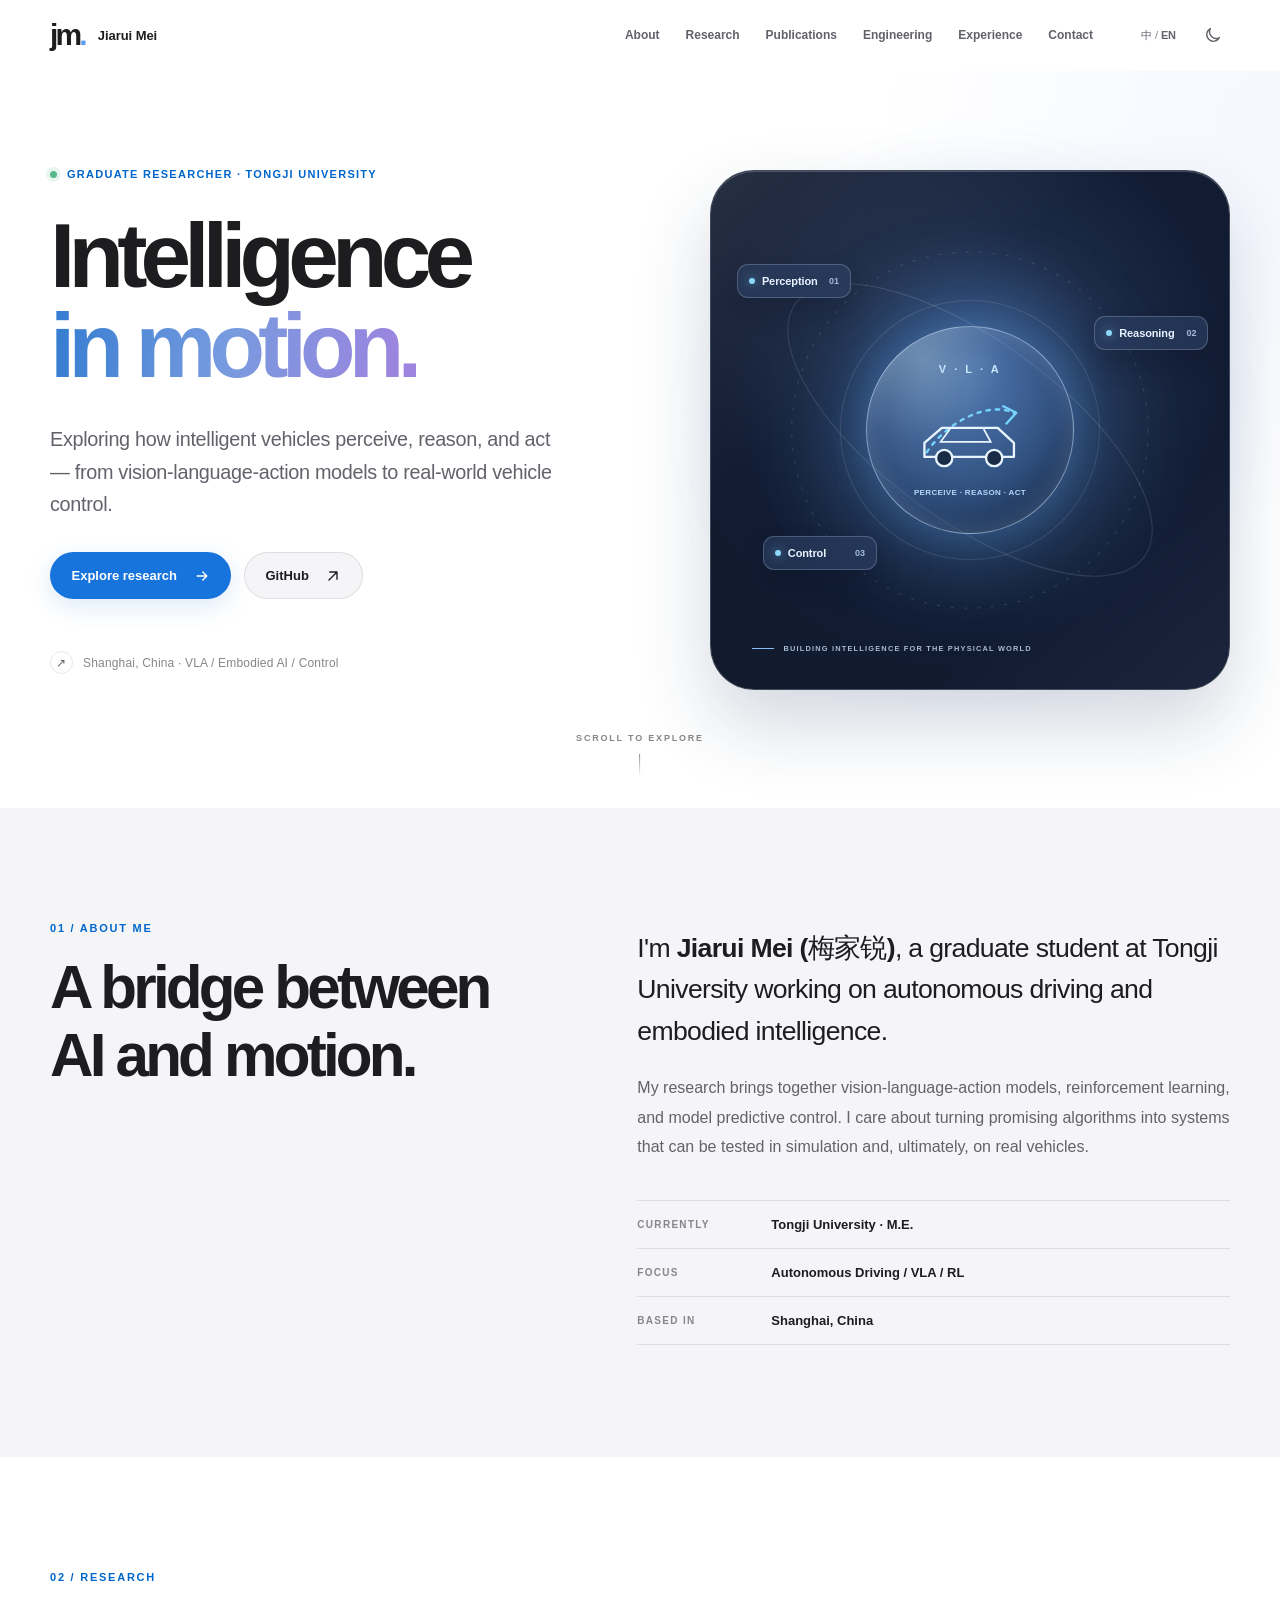
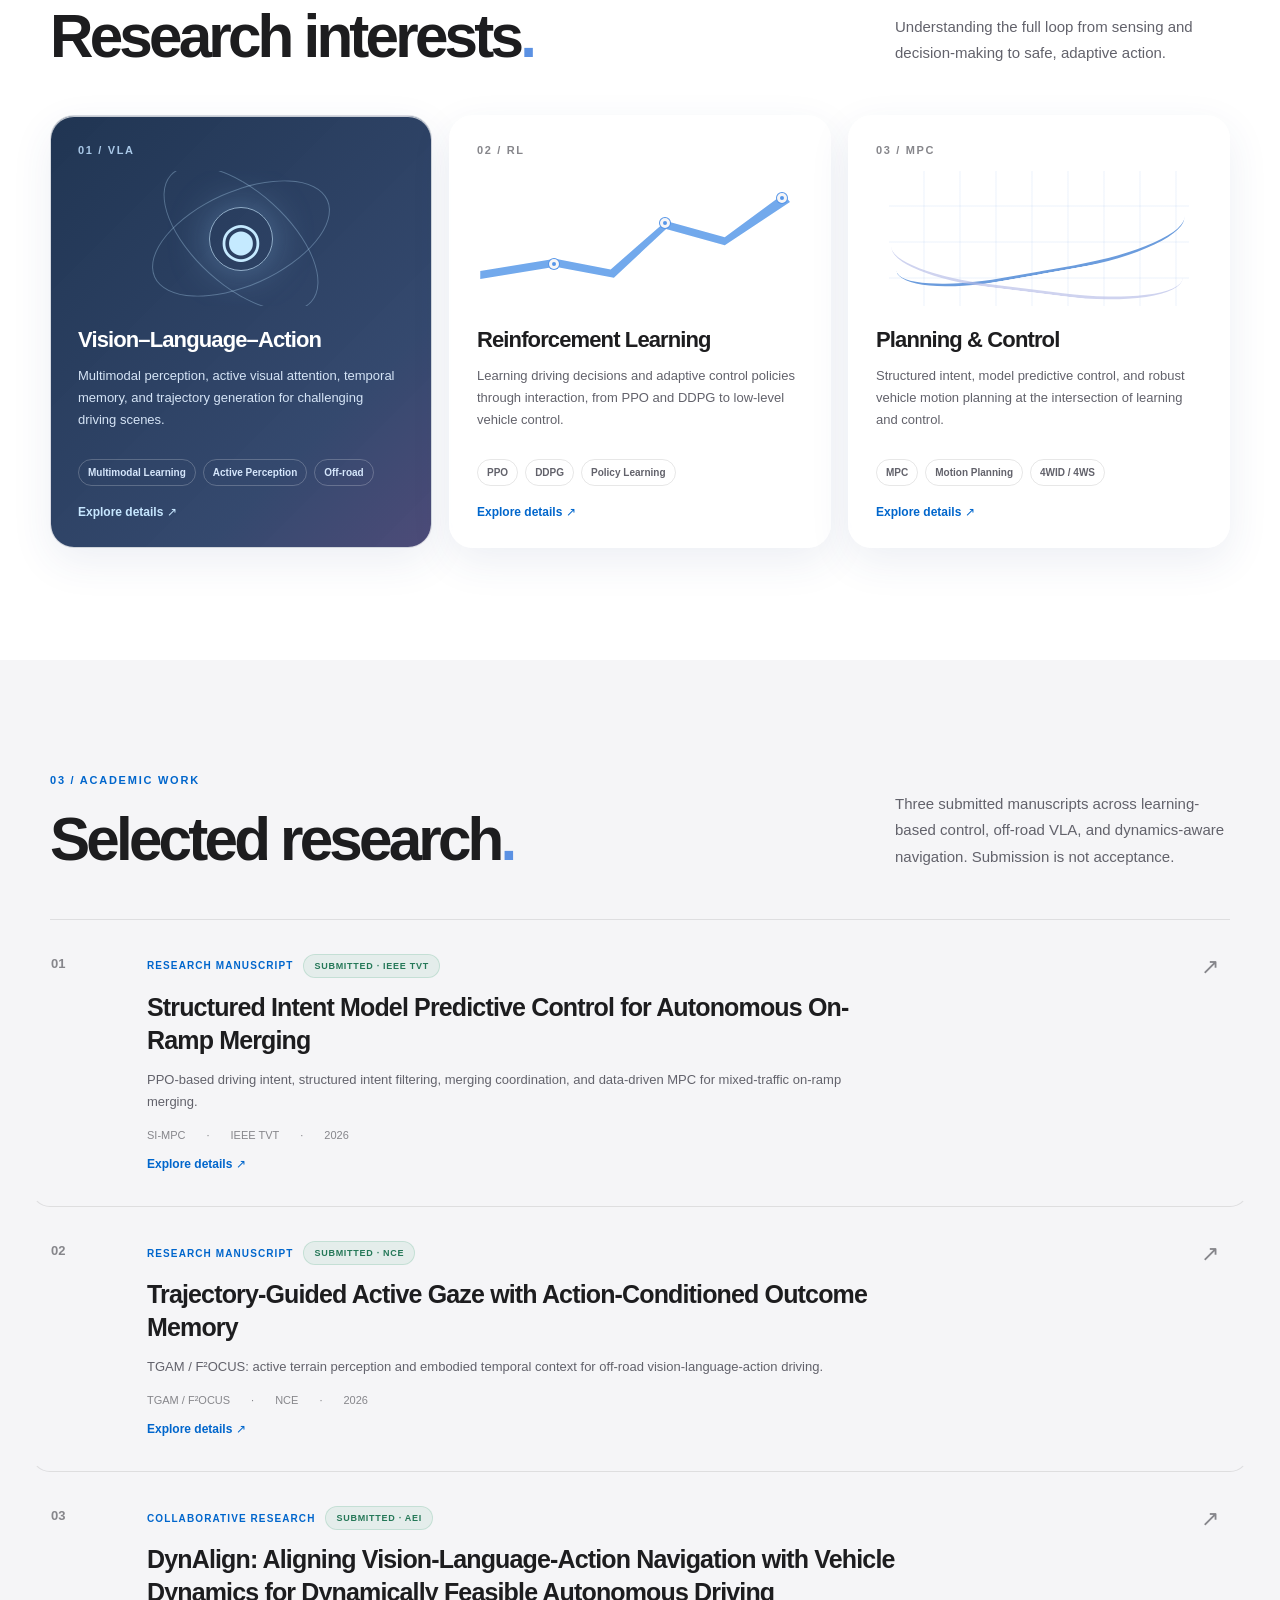
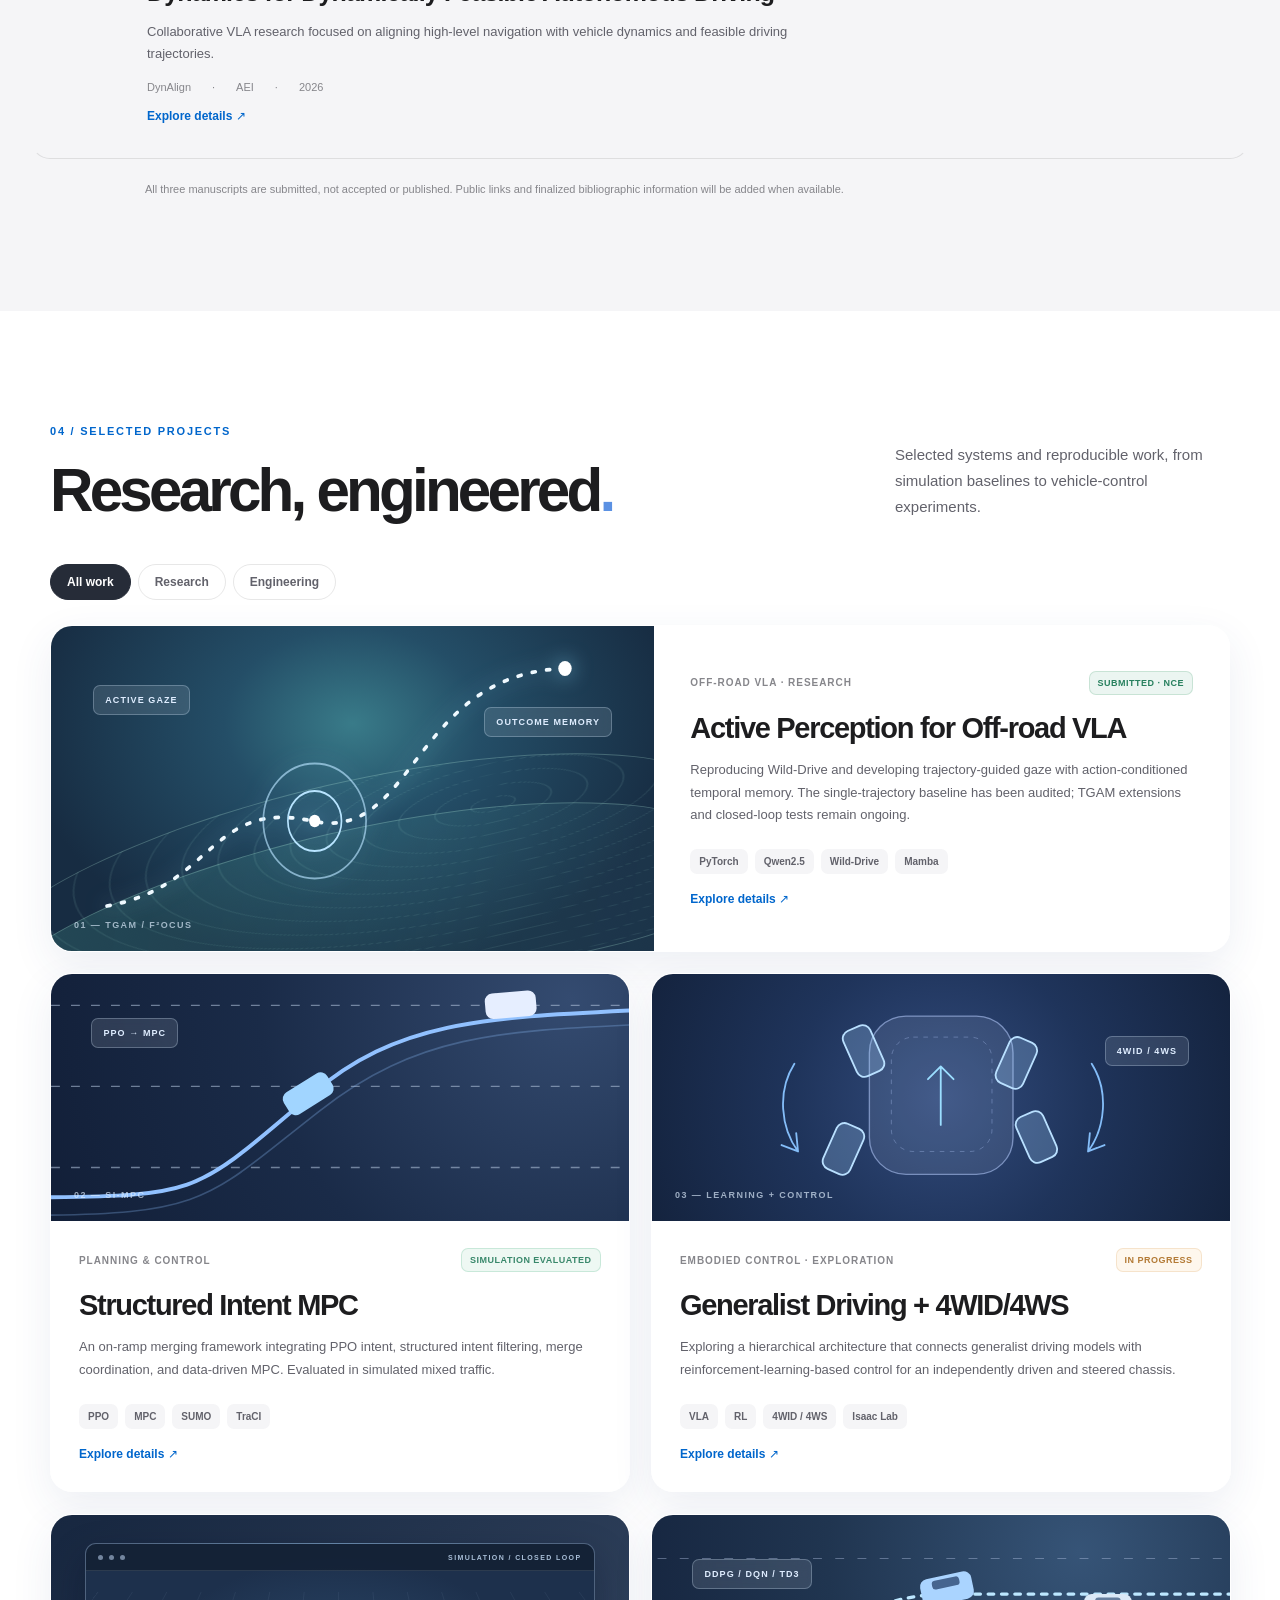
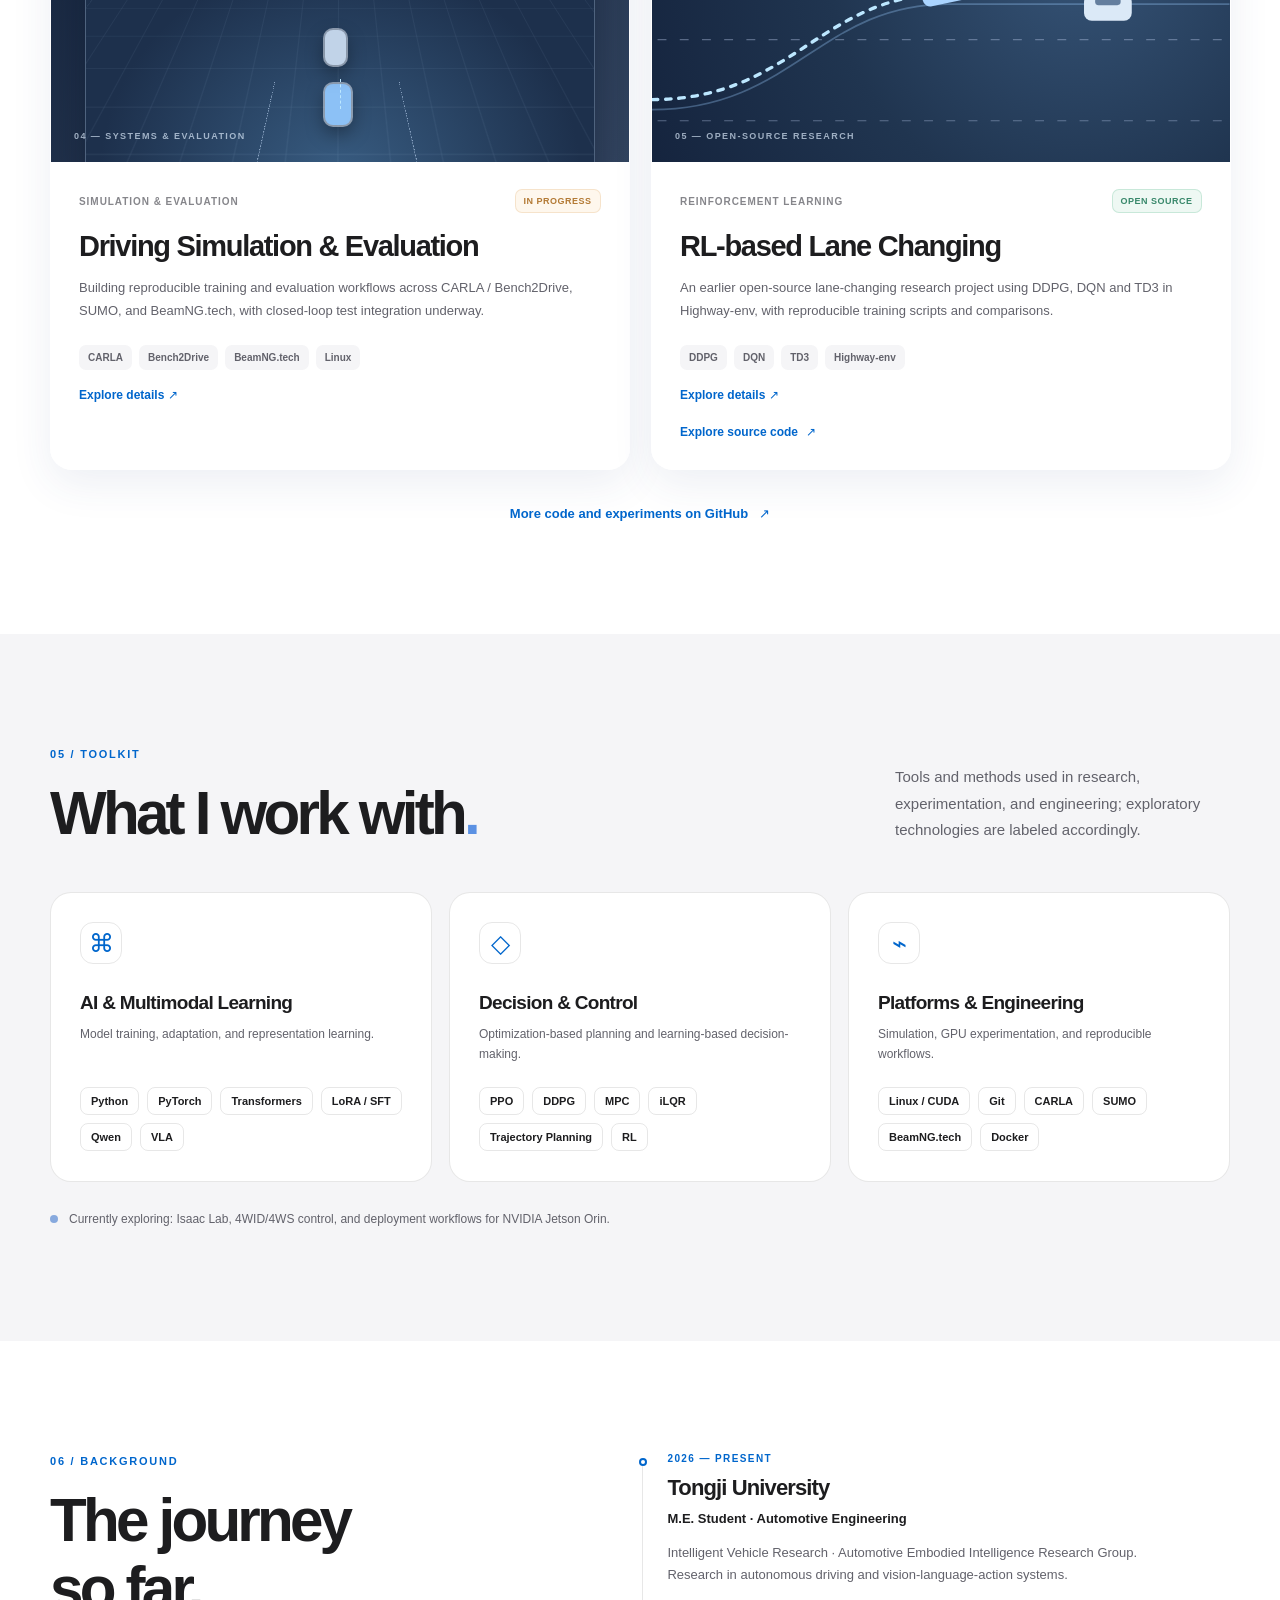
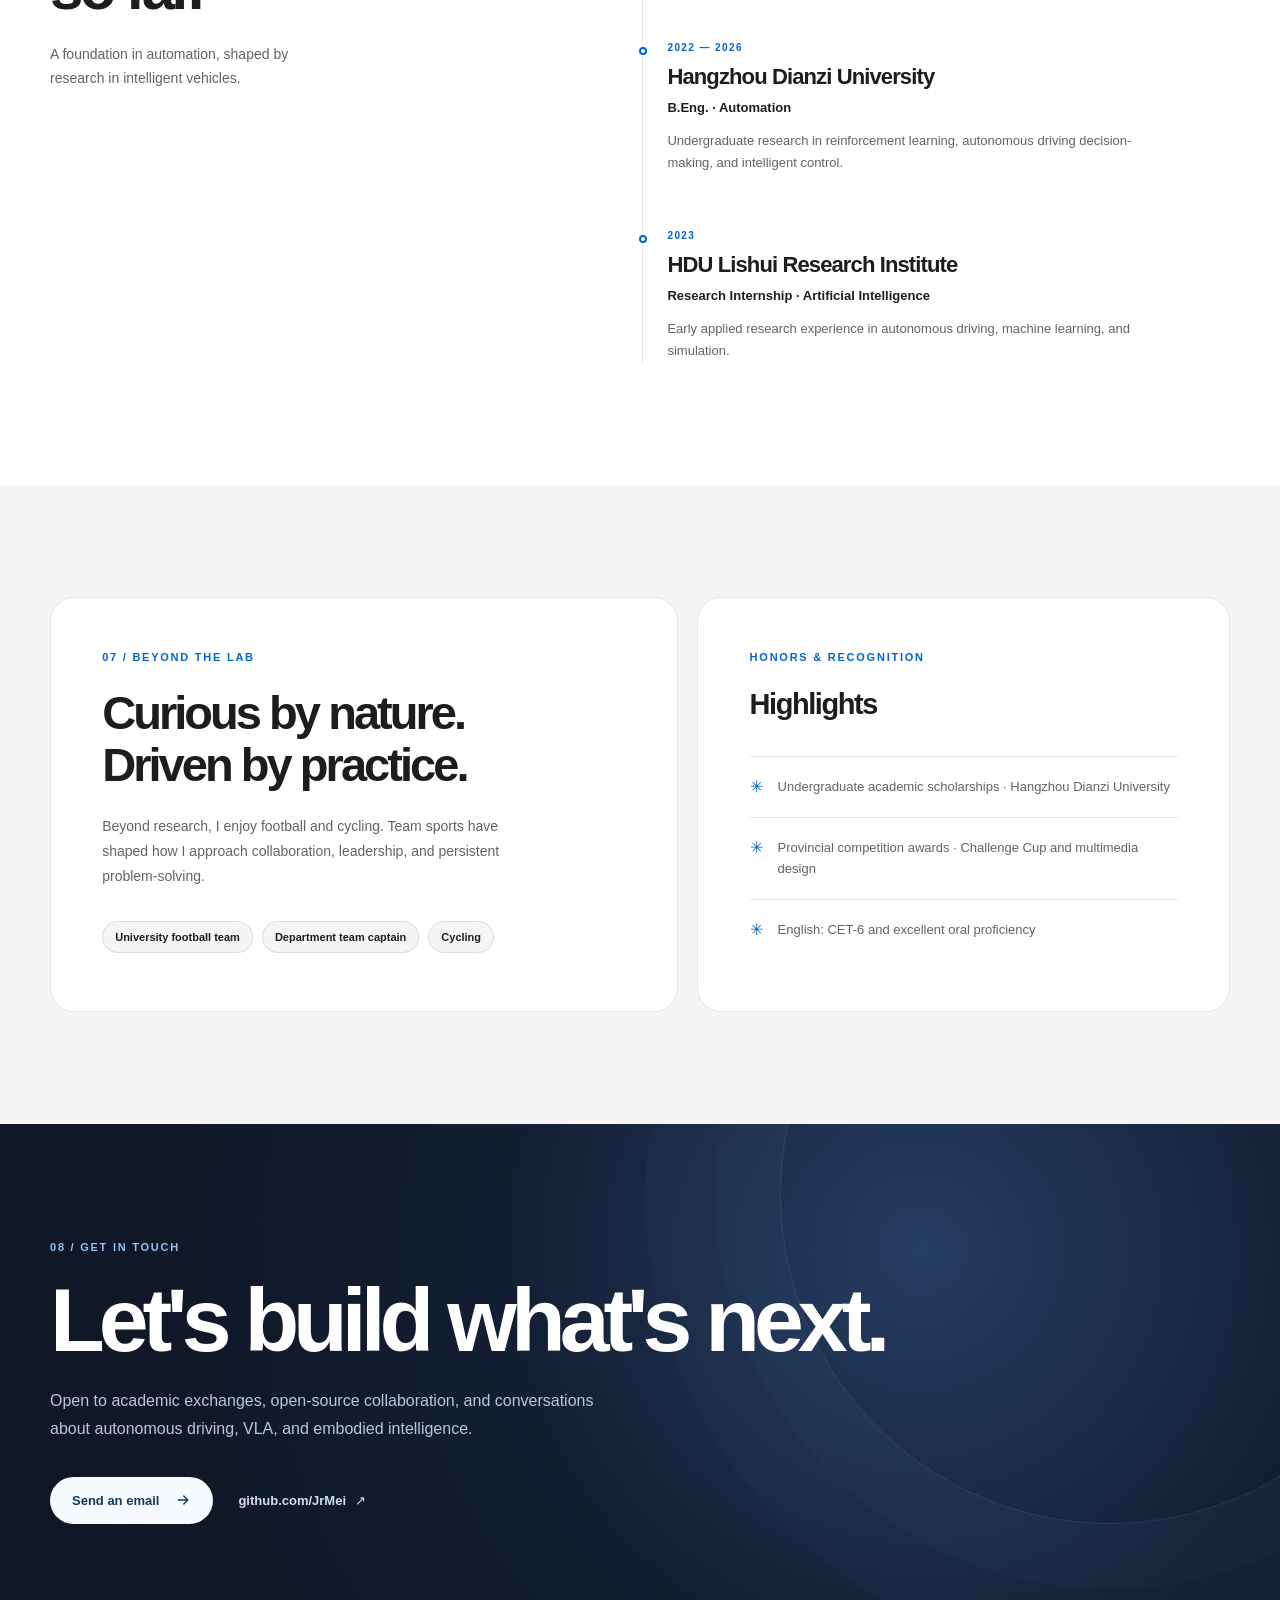
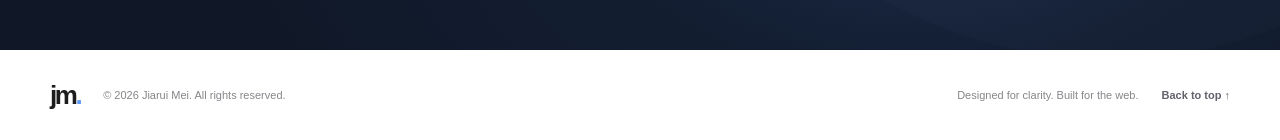
<file: index.html>
<!doctype html>
<html lang="en" data-theme="light">
<head>
  <meta charset="utf-8">
  <meta name="viewport" content="width=device-width, initial-scale=1">
  <meta name="theme-color" content="#f5f5f7">
  <meta name="description" content="Jiarui Mei — graduate researcher at Tongji University working on vision-language-action models, autonomous driving, reinforcement learning and vehicle control.">
  <meta property="og:type" content="website">
  <meta property="og:title" content="Jiarui Mei · Autonomous Driving & Embodied AI">
  <meta property="og:description" content="Research, publications, and engineering in VLA, autonomous driving, and intelligent vehicle control.">
  <title>Jiarui Mei · Autonomous Driving & Embodied AI</title>
  <link rel="icon" type="image/svg+xml" href="favicon.svg">
  <script>try { const t=localStorage.getItem("theme"); if(t) document.documentElement.dataset.theme=t; const l=localStorage.getItem("language"); if(l) { document.documentElement.dataset.language=l; document.documentElement.lang=l==="zh"?"zh-CN":"en"; } } catch(e) {}</script>
  <link rel="stylesheet" href="style.css">
  <script>document.documentElement.classList.add('js');</script>
  <script src="script.js" defer></script>
</head>
<body>
  <a class="skip-link" href="#main" data-i18n="skip">Skip to content</a>
  <div class="reading-progress" aria-hidden="true"><span id="progress-fill"></span></div>

  <header class="site-header" id="site-header">
    <nav class="nav shell" aria-label="Primary navigation" data-i18n-aria="navLabel">
      <a class="wordmark" href="#home" aria-label="Jiarui Mei, home"><span class="brand-symbol">jm<span>.</span></span><span class="wordmark-name">Jiarui Mei</span></a>
      <div class="nav-links" id="nav-links">
        <a class="nav-link active" href="#about" data-i18n="navAbout">About</a>
        <a class="nav-link" href="#research" data-i18n="navResearch">Research</a>
        <a class="nav-link" href="#publications" data-i18n="navPublications">Publications</a>
        <a class="nav-link" href="#engineering" data-i18n="navEngineering">Engineering</a>
        <a class="nav-link" href="#experience" data-i18n="navExperience">Experience</a>
        <a class="nav-link" href="#contact" data-i18n="navContact">Contact</a>
      </div>
      <div class="nav-tools">
        <button type="button" class="tool-button language-toggle" id="language-toggle" aria-label="Switch to Chinese" title="Switch language">中<span class="tool-divider">/</span>EN</button>
        <button type="button" class="tool-button theme-toggle" id="theme-toggle" aria-label="Switch to dark mode" aria-pressed="false" title="Toggle appearance">
          <svg class="moon-icon" viewBox="0 0 24 24" width="19" height="19" fill="none" stroke="currentColor" stroke-width="1.7" stroke-linecap="round" stroke-linejoin="round" aria-hidden="true"><path d="M20.8 14.6A8.4 8.4 0 0 1 9.4 3.2a8.5 8.5 0 1 0 11.4 11.4Z"/></svg>
          <svg class="sun-icon" viewBox="0 0 24 24" width="19" height="19" fill="none" stroke="currentColor" stroke-width="1.7" stroke-linecap="round" aria-hidden="true"><circle cx="12" cy="12" r="4"/><path d="M12 2v2m0 16v2M4.93 4.93l1.41 1.41m11.32 11.32 1.41 1.41M2 12h2m16 0h2M4.93 19.07l1.41-1.41M17.66 6.34l1.41-1.41"/></svg>
        </button>
        <button type="button" class="tool-button menu-toggle" id="menu-toggle" aria-label="Open navigation" aria-expanded="false" aria-controls="nav-links">
          <span></span><span></span>
        </button>
      </div>
    </nav>
  </header>

  <main id="main">
    <section class="hero" id="home" aria-labelledby="hero-title">
      <div class="hero-backdrop" aria-hidden="true"></div>
      <div class="shell hero-layout">
        <div class="hero-copy">
          <div class="eyebrow hero-eyebrow hero-entrance"><span class="status-dot" aria-hidden="true"></span><span data-i18n="heroEyebrow">GRADUATE RESEARCHER · TONGJI UNIVERSITY</span></div>
          <h1 class="hero-title hero-entrance" id="hero-title"><span data-i18n="heroTitleLine1">Intelligence</span><br><span class="gradient-text" data-i18n="heroTitleLine2">in motion.</span></h1>
          <p class="hero-lead hero-entrance" data-i18n="heroLead">Exploring how intelligent vehicles perceive, reason, and act — from vision-language-action models to real-world vehicle control.</p>
          <div class="hero-actions hero-entrance">
            <a class="button button-primary magnetic" href="#research"><span data-i18n="exploreResearch">Explore research</span><svg viewBox="0 0 20 20" fill="none" stroke="currentColor" stroke-width="1.7" aria-hidden="true"><path d="M4 10h12m-5-5 5 5-5 5" stroke-linecap="round" stroke-linejoin="round"/></svg></a>
            <a class="button button-subtle magnetic" href="https://github.com/JrMei" target="_blank" rel="noopener noreferrer"><span>GitHub</span><svg viewBox="0 0 20 20" fill="none" stroke="currentColor" stroke-width="1.7" aria-hidden="true"><path d="M5 15 15 5M6 5h9v9" stroke-linecap="round" stroke-linejoin="round"/></svg></a>
          </div>
          <div class="hero-meta hero-entrance"><span class="hero-meta-icon" aria-hidden="true">↗</span><span data-i18n="heroMeta">Shanghai, China · VLA / Embodied AI / Control</span></div>
        </div>
        <div class="hero-visual hero-entrance" aria-label="Abstract illustration of perception, reasoning, and vehicle control" role="img" data-i18n-aria="heroVisualLabel">
          <div class="visual-ambient"></div>
          <div class="visual-frame">
            <div class="visual-grid"></div>
            <svg class="hero-orbit" viewBox="0 0 500 500" fill="none" aria-hidden="true"><circle cx="250" cy="250" r="172" stroke="white" stroke-opacity=".13" stroke-dasharray="3 10"/><circle cx="250" cy="250" r="125" stroke="white" stroke-opacity=".12"/><ellipse cx="250" cy="250" rx="208" ry="87" transform="rotate(-33 250 250)" stroke="url(#orbitGradient)" stroke-width="1.5"/><ellipse cx="250" cy="250" rx="208" ry="87" transform="rotate(36 250 250)" stroke="white" stroke-opacity=".13"/><defs><linearGradient id="orbitGradient" x1="68" y1="248" x2="462" y2="248"><stop stop-color="#8BC9FF" stop-opacity="0"/><stop offset=".5" stop-color="#8BC9FF" stop-opacity=".95"/><stop offset="1" stop-color="#A79BFF" stop-opacity="0"/></linearGradient></defs></svg>
            <div class="core-glow"></div>
            <div class="core-object"><div class="core-object-inner"><span class="core-topline">V · L · A</span><svg viewBox="0 0 120 90" fill="none" aria-hidden="true"><path d="M23 63c18-27 55-45 76-33" stroke="#75D5FF" stroke-width="2" stroke-linecap="round" stroke-dasharray="3 5"/><path d="m88 23 12 6-9 10" stroke="#75D5FF" stroke-width="2" stroke-linejoin="round"/><path d="M36 42h48l14 13v12H21V55l15-13Z" stroke="#E8F5FF" stroke-width="2" stroke-linejoin="round"/><path d="M43 43 35 54h43l-6-11" stroke="#E8F5FF" stroke-width="1.5"/><circle cx="38" cy="68" r="7" fill="#192C46" stroke="#E8F5FF" stroke-width="2"/><circle cx="81" cy="68" r="7" fill="#192C46" stroke="#E8F5FF" stroke-width="2"/></svg><span class="core-bottomline" data-i18n="visualCore">PERCEIVE · REASON · ACT</span></div></div>
            <div class="visual-node node-one"><span class="node-pulse"></span><span data-i18n="visualPerception">Perception</span><small>01</small></div>
            <div class="visual-node node-two"><span class="node-pulse"></span><span data-i18n="visualReasoning">Reasoning</span><small>02</small></div>
            <div class="visual-node node-three"><span class="node-pulse"></span><span data-i18n="visualControl">Control</span><small>03</small></div>
            <div class="visual-caption"><span class="caption-bar"></span><span data-i18n="visualCaption">BUILDING INTELLIGENCE FOR THE PHYSICAL WORLD</span></div>
          </div>
        </div>
      </div>
      <a class="scroll-hint" href="#about" aria-label="Scroll to about"><span data-i18n="scrollHint">SCROLL TO EXPLORE</span><span class="scroll-line" aria-hidden="true"></span></a>
    </section>

    <section class="section section-about" id="about" aria-labelledby="about-title">
      <div class="shell about-grid">
        <div class="section-heading reveal"><span class="eyebrow" data-i18n="aboutEyebrow">01 / ABOUT ME</span><h2 id="about-title" data-i18n="aboutTitle">A bridge between<br>AI and motion.</h2></div>
        <div class="about-content reveal">
          <p class="large-copy" data-i18n="aboutLead">I'm <strong>Jiarui Mei (梅家锐)</strong>, a graduate student at Tongji University working on autonomous driving and embodied intelligence.</p>
          <p data-i18n="aboutBody">My research brings together vision-language-action models, reinforcement learning, and model predictive control. I care about turning promising algorithms into systems that can be tested in simulation and, ultimately, on real vehicles.</p>
          <div class="about-facts">
            <div class="fact"><span class="fact-label" data-i18n="factNow">CURRENTLY</span><span class="fact-value" data-i18n="factNowValue">Tongji University · M.E.</span></div>
            <div class="fact"><span class="fact-label" data-i18n="factFocus">FOCUS</span><span class="fact-value">Autonomous Driving / VLA / RL</span></div>
            <div class="fact"><span class="fact-label" data-i18n="factBased">BASED IN</span><span class="fact-value" data-i18n="factBasedValue">Shanghai, China</span></div>
          </div>
        </div>
      </div>
    </section>

    <section class="section section-research" id="research" aria-labelledby="research-title">
      <div class="shell">
        <div class="section-top reveal"><div><span class="eyebrow" data-i18n="researchEyebrow">02 / RESEARCH</span><h2 id="research-title" data-i18n="researchTitle">Research interests<span class="accent-dot">.</span></h2></div><p class="section-intro" data-i18n="researchIntro">Understanding the full loop from sensing and decision-making to safe, adaptive action.</p></div>
        <div class="research-grid">
          <article class="research-card research-card-featured reveal mouse-card"><a class="card-cover-link" href="details/tgam.html" aria-label="Explore TGAM research"></a>
            <div class="research-number">01 / VLA</div><div class="research-art research-art-vla" aria-hidden="true"><span class="art-orbit art-orbit-a"></span><span class="art-orbit art-orbit-b"></span><span class="art-eye">◉</span></div>
            <h3 data-i18n="focusVlaTitle">Vision–Language–Action</h3><p data-i18n="focusVlaBody">Multimodal perception, active visual attention, temporal memory, and trajectory generation for challenging driving scenes.</p>
            <div class="research-keywords"><span>Multimodal Learning</span><span>Active Perception</span><span>Off-road</span></div><span class="research-cta" data-i18n="viewDetails">Explore details ↗</span></article>
          <article class="research-card reveal mouse-card"><a class="card-cover-link" href="details/ddpg.html" aria-label="Explore RL-based lane-changing project"></a><div class="research-number">02 / RL</div><div class="research-art research-art-rl" aria-hidden="true"><span class="rl-path"></span><span class="rl-point rl-point-one"></span><span class="rl-point rl-point-two"></span><span class="rl-point rl-point-three"></span></div><h3 data-i18n="focusRlTitle">Reinforcement Learning</h3><p data-i18n="focusRlBody">Learning driving decisions and adaptive control policies through interaction, from PPO and DDPG to low-level vehicle control.</p><div class="research-keywords"><span>PPO</span><span>DDPG</span><span>Policy Learning</span></div><span class="research-cta" data-i18n="viewDetails">Explore details ↗</span></article>
          <article class="research-card reveal mouse-card"><a class="card-cover-link" href="details/simpc.html" aria-label="Explore SI-MPC research"></a><div class="research-number">03 / MPC</div><div class="research-art research-art-mpc" aria-hidden="true"><span class="mpc-axis"></span><span class="mpc-wave mpc-wave-a"></span><span class="mpc-wave mpc-wave-b"></span></div><h3 data-i18n="focusControlTitle">Planning & Control</h3><p data-i18n="focusControlBody">Structured intent, model predictive control, and robust vehicle motion planning at the intersection of learning and control.</p><div class="research-keywords"><span>MPC</span><span>Motion Planning</span><span>4WID / 4WS</span></div><span class="research-cta" data-i18n="viewDetails">Explore details ↗</span></article>
        </div>
      </div>
    </section>

    <section class="section section-publications" id="publications" aria-labelledby="publications-title">
      <div class="shell">
        <div class="section-top reveal"><div><span class="eyebrow" data-i18n="publicationsEyebrow">03 / ACADEMIC WORK</span><h2 id="publications-title" data-i18n="publicationsTitle">Selected research<span class="accent-dot">.</span></h2></div><p class="section-intro" data-i18n="publicationsIntro">Three submitted manuscripts across learning-based control, off-road VLA, and dynamics-aware navigation. Submission is not acceptance.</p></div>
        <div class="publication-list">
          <article class="publication-item reveal mouse-card">
            <a class="publication-cover-link" href="details/simpc.html" aria-label="SI-MPC · IEEE TVT · View manuscript details"></a>
            <div class="publication-index">01</div><div class="publication-body"><div class="publication-top"><span class="pub-type" data-i18n="pubTypeResearch">RESEARCH MANUSCRIPT</span><span class="pub-status status-submitted" data-i18n="pubStatusTVT">SUBMITTED · IEEE TVT</span></div>
              <h3>Structured Intent Model Predictive Control for Autonomous On-Ramp Merging</h3>
              <p data-i18n="pubSimpcDescription">PPO-based driving intent, structured intent filtering, merging coordination, and data-driven MPC for mixed-traffic on-ramp merging.</p>
              <div class="pub-details"><span>SI-MPC</span><span>IEEE TVT</span><span>2026</span></div>
              <span class="publication-cta" data-i18n="viewDetails">Explore details ↗</span>
            </div><span class="publication-arrow" aria-hidden="true">↗</span>
          </article>
          <article class="publication-item reveal mouse-card">
            <a class="publication-cover-link" href="details/tgam.html" aria-label="TGAM · NCE · View manuscript details"></a>
            <div class="publication-index">02</div><div class="publication-body"><div class="publication-top"><span class="pub-type" data-i18n="pubTypeResearch">RESEARCH MANUSCRIPT</span><span class="pub-status status-submitted" data-i18n="pubStatusNCE">SUBMITTED · NCE</span></div>
              <h3>Trajectory-Guided Active Gaze with Action-Conditioned Outcome Memory</h3>
              <p data-i18n="pubTgamDescription">TGAM / F²OCUS: active terrain perception and embodied temporal context for off-road vision-language-action driving.</p>
              <div class="pub-details"><span>TGAM / F²OCUS</span><span>NCE</span><span>2026</span></div>
              <span class="publication-cta" data-i18n="viewDetails">Explore details ↗</span>
            </div><span class="publication-arrow" aria-hidden="true">↗</span>
          </article>
          <article class="publication-item reveal mouse-card">
            <a class="publication-cover-link" href="details/dynalign.html" aria-label="DynAlign · AEI · View manuscript details"></a>
            <div class="publication-index">03</div><div class="publication-body"><div class="publication-top"><span class="pub-type" data-i18n="pubTypeCollaborative">COLLABORATIVE RESEARCH</span><span class="pub-status status-submitted" data-i18n="pubStatusAEI">SUBMITTED · AEI</span></div>
              <h3>DynAlign: Aligning Vision-Language-Action Navigation with Vehicle Dynamics for Dynamically Feasible Autonomous Driving</h3>
              <p data-i18n="pubDynalignDescription">Collaborative VLA research focused on aligning high-level navigation with vehicle dynamics and feasible driving trajectories.</p>
              <div class="pub-details"><span>DynAlign</span><span>AEI</span><span>2026</span></div>
              <span class="publication-cta" data-i18n="viewDetails">Explore details ↗</span>
            </div><span class="publication-arrow" aria-hidden="true">↗</span>
          </article>
        </div>
        <p class="publication-note reveal" data-i18n="publicationNote">All three manuscripts are submitted, not accepted or published. Public links and finalized bibliographic information will be added when available.</p>
      </div>
    </section>

    <section class="section section-engineering" id="engineering" aria-labelledby="engineering-title">
      <div class="shell">
        <div class="section-top reveal"><div><span class="eyebrow" data-i18n="engineeringEyebrow">04 / SELECTED PROJECTS</span><h2 id="engineering-title" data-i18n="engineeringTitle">Research, engineered<span class="accent-dot">.</span></h2></div><p class="section-intro" data-i18n="engineeringIntro">Selected systems and reproducible work, from simulation baselines to vehicle-control experiments.</p></div>
        <div class="filter-bar reveal" role="group" aria-label="Filter projects" data-i18n-aria="filterAria"><button type="button" class="filter-chip is-selected" data-filter="all" aria-pressed="true" data-i18n="filterAll">All work</button><button type="button" class="filter-chip" data-filter="research" aria-pressed="false" data-i18n="filterResearch">Research</button><button type="button" class="filter-chip" data-filter="systems" aria-pressed="false" data-i18n="filterSystems">Engineering</button></div>
        <div class="project-grid" id="project-grid">
          <article class="project-card project-large reveal mouse-card" data-category="research"><a class="card-cover-link" href="details/tgam.html" aria-label="View tgam project details"></a><div class="project-visual visual-tgam" aria-hidden="true"><div class="terrain terrain-back"></div><div class="terrain terrain-front"></div><svg class="tgam-route" viewBox="0 0 540 260" fill="none" preserveAspectRatio="none"><path d="M50 224C146 209 142 138 234 156s89-118 226-122" stroke="#EFF9FF" stroke-width="3" stroke-linecap="round" stroke-dasharray="3 10"/><circle cx="236" cy="156" r="46" stroke="#B8E4FF" stroke-opacity=".65" stroke-width="1.5"/><circle cx="236" cy="156" r="24" stroke="#B8E4FF" stroke-width="1.5"/><circle cx="236" cy="156" r="5" fill="#fff"/><circle cx="460" cy="34" r="6" fill="#fff"/></svg><div class="visual-pill pill-left">ACTIVE GAZE</div><div class="visual-pill pill-right">OUTCOME MEMORY</div><div class="visual-id">01 — TGAM / F²OCUS</div></div><div class="project-content"><div class="project-meta"><span data-i18n="projectTgamType">OFF-ROAD VLA · RESEARCH</span><span class="project-stage stage-submitted" data-i18n="stageNCE">SUBMITTED · NCE</span></div><h3 data-i18n="projectTgamTitle">Active Perception for Off-road VLA</h3><p data-i18n="projectTgamDescription">Reproducing Wild-Drive and developing trajectory-guided gaze with action-conditioned temporal memory. The single-trajectory baseline has been audited; TGAM extensions and closed-loop tests remain ongoing.</p><div class="project-tags"><span>PyTorch</span><span>Qwen2.5</span><span>Wild-Drive</span><span>Mamba</span></div><a class="project-detail-link" href="details/tgam.html" data-i18n="viewDetails">Explore details ↗</a></div></article>
          <article class="project-card reveal mouse-card" data-category="research"><a class="card-cover-link" href="details/simpc.html" aria-label="View simpc project details"></a><div class="project-visual visual-simpc" aria-hidden="true"><svg viewBox="0 0 520 270" preserveAspectRatio="xMidYMid slice" fill="none"><path d="M0 52H520M0 125H520M0 198H520" stroke="#B7C9E1" stroke-width="1.2" stroke-dasharray="8 10" opacity=".55"/><path d="M-10 225c145-2 138-2 245-93 78-67 157-69 300-76" stroke="#91C1FF" stroke-width="3.5" stroke-linecap="round"/><path d="M-10 241c152-1 153-17 252-94 89-70 166-72 293-78" stroke="#91C1FF" stroke-width="1.5" opacity=".28"/><rect x="206" y="134" width="46" height="23" rx="7" fill="#A1D5FF" transform="rotate(-32 206 134)"/><rect x="390" y="42" width="46" height="23" rx="7" fill="#E6EEFF" transform="rotate(-5 390 42)"/></svg><div class="visual-pill pill-left">PPO → MPC</div><div class="visual-id">02 — SI-MPC</div></div><div class="project-content"><div class="project-meta"><span data-i18n="projectSimpcType">PLANNING & CONTROL</span><span class="project-stage stage-done" data-i18n="stageSimulated">SIMULATION EVALUATED</span></div><h3 data-i18n="projectSimpcTitle">Structured Intent MPC</h3><p data-i18n="projectSimpcDescription">An on-ramp merging framework integrating PPO intent, structured intent filtering, merge coordination, and data-driven MPC. Evaluated in simulated mixed traffic.</p><div class="project-tags"><span>PPO</span><span>MPC</span><span>SUMO</span><span>TraCI</span></div><a class="project-detail-link" href="details/simpc.html" data-i18n="viewDetails">Explore details ↗</a></div></article>
          <article class="project-card reveal mouse-card" data-category="research systems"><a class="card-cover-link" href="details/fourws.html" aria-label="View fourws project details"></a><div class="project-visual visual-4ws" aria-hidden="true"><svg class="chassis-svg" viewBox="0 0 520 270" fill="none"><rect x="182" y="46" width="157" height="173" rx="40" fill="#C8D7F6" fill-opacity=".11" stroke="#B8CEFF" stroke-opacity=".55" stroke-width="1.5"/><rect x="206" y="69" width="110" height="125" rx="24" stroke="#B8CEFF" stroke-opacity=".35" stroke-dasharray="5 6"/><g stroke="#B9E0FF" stroke-width="2" fill="#A5D1FF" fill-opacity=".25"><rect x="150" y="66" width="32" height="54" rx="9" transform="rotate(-24 150 66)"/><rect x="339" y="66" width="32" height="54" rx="9" transform="rotate(24 339 66)"/><rect x="150" y="160" width="32" height="54" rx="9" transform="rotate(24 150 160)"/><rect x="339" y="160" width="32" height="54" rx="9" transform="rotate(-24 339 160)"/></g><path d="M260 165V101m0 0-14 14m14-14 14 14" stroke="#9BDEFF" stroke-width="2" stroke-linecap="round" stroke-linejoin="round"/><path d="M100 98c-19 30-15 70 4 96m0 0-2-20m2 20-18-7M425 98c19 30 15 70-4 96m0 0 2-20m-2 20 18-7" stroke="#84BDF8" stroke-width="2" stroke-linecap="round" stroke-linejoin="round"/></svg><div class="visual-pill pill-right">4WID / 4WS</div><div class="visual-id">03 — LEARNING + CONTROL</div></div><div class="project-content"><div class="project-meta"><span data-i18n="project4wsType">EMBODIED CONTROL · EXPLORATION</span><span class="project-stage" data-i18n="stageInProgress">IN PROGRESS</span></div><h3 data-i18n="project4wsTitle">Generalist Driving + 4WID/4WS</h3><p data-i18n="project4wsDescription">Exploring a hierarchical architecture that connects generalist driving models with reinforcement-learning-based control for an independently driven and steered chassis.</p><div class="project-tags"><span>VLA</span><span>RL</span><span>4WID / 4WS</span><span>Isaac Lab</span></div><a class="project-detail-link" href="details/fourws.html" data-i18n="viewDetails">Explore details ↗</a></div></article>
          <article class="project-card reveal mouse-card" data-category="systems"><a class="card-cover-link" href="details/simulation.html" aria-label="View simulation project details"></a><div class="project-visual visual-simulation" aria-hidden="true"><div class="sim-window"><div class="sim-titlebar"><span></span><span></span><span></span><b>SIMULATION / CLOSED LOOP</b></div><div class="sim-grid"></div><div class="sim-road"></div><div class="sim-car sim-car-main"></div><div class="sim-car sim-car-obstacle"></div><div class="sim-target"></div></div><div class="visual-id">04 — SYSTEMS & EVALUATION</div></div><div class="project-content"><div class="project-meta"><span data-i18n="projectSimulationType">SIMULATION & EVALUATION</span><span class="project-stage" data-i18n="stageInProgress">IN PROGRESS</span></div><h3 data-i18n="projectSimulationTitle">Driving Simulation & Evaluation</h3><p data-i18n="projectSimulationDescription">Building reproducible training and evaluation workflows across CARLA / Bench2Drive, SUMO, and BeamNG.tech, with closed-loop test integration underway.</p><div class="project-tags"><span>CARLA</span><span>Bench2Drive</span><span>BeamNG.tech</span><span>Linux</span></div><a class="project-detail-link" href="details/simulation.html" data-i18n="viewDetails">Explore details ↗</a></div></article>
          <article class="project-card reveal mouse-card" data-category="research systems"><a class="card-cover-link" href="details/ddpg.html" aria-label="View ddpg project details"></a><div class="project-visual visual-ddpg" aria-hidden="true"><svg viewBox="0 0 520 270" preserveAspectRatio="xMidYMid slice" fill="none"><path d="M-15 63h550M-15 136h550M-15 209h550" stroke="#b9c7e8" stroke-opacity=".4" stroke-dasharray="8 12"/><path d="M0 190c127 0 151-95 267-95h253" stroke="#bce7ff" stroke-width="3" stroke-linecap="round" stroke-dasharray="5 7"/><path d="M0 199c127 0 151-95 267-95h253" stroke="#9dccff" stroke-opacity=".32" stroke-width="1.5"/><g transform="translate(240 83) rotate(-12)"><rect width="47" height="25" rx="7" fill="#aad4ff"/><rect x="11" y="3" width="25" height="8" rx="3" fill="#46658f"/></g><g transform="translate(389 95)"><rect width="43" height="24" rx="7" fill="#dbe9f7"/><rect x="10" y="3" width="23" height="7" rx="3" fill="#647e9e"/></g></svg><div class="visual-pill pill-left">DDPG / DQN / TD3</div><div class="visual-id">05 — OPEN-SOURCE RESEARCH</div></div><div class="project-content"><div class="project-meta"><span data-i18n="projectDdpgType">REINFORCEMENT LEARNING</span><span class="project-stage stage-done" data-i18n="stageOpenSource">OPEN SOURCE</span></div><h3 data-i18n="projectDdpgTitle">RL-based Lane Changing</h3><p data-i18n="projectDdpgDescription">An earlier open-source lane-changing research project using DDPG, DQN and TD3 in Highway-env, with reproducible training scripts and comparisons.</p><div class="project-tags"><span>DDPG</span><span>DQN</span><span>TD3</span><span>Highway-env</span></div><a class="project-detail-link" href="details/ddpg.html" data-i18n="viewDetails">Explore details ↗</a><a class="project-repo" href="https://github.com/JrMei/Lane-Changing-Decision" target="_blank" rel="noopener noreferrer"><span data-i18n="projectDdpgLink">Explore source code</span><span aria-hidden="true">↗</span></a></div></article>
        </div>
        <div class="more-projects reveal"><a href="https://github.com/JrMei" target="_blank" rel="noopener noreferrer" class="text-link"><span data-i18n="moreProjects">More code and experiments on GitHub</span><span aria-hidden="true">↗</span></a></div>
      </div>
    </section>

    <section class="section section-skills" id="skills" aria-labelledby="skills-title"><div class="shell"><div class="section-top reveal"><div><span class="eyebrow" data-i18n="skillsEyebrow">05 / TOOLKIT</span><h2 id="skills-title" data-i18n="skillsTitle">What I work with<span class="accent-dot">.</span></h2></div><p class="section-intro" data-i18n="skillsIntro">Tools and methods used in research, experimentation, and engineering; exploratory technologies are labeled accordingly.</p></div><div class="skills-grid"><article class="skill-panel reveal"><div class="skill-icon">⌘</div><h3 data-i18n="skillAiTitle">AI & Multimodal Learning</h3><p data-i18n="skillAiDescription">Model training, adaptation, and representation learning.</p><div class="skill-cloud"><span>Python</span><span>PyTorch</span><span>Transformers</span><span>LoRA / SFT</span><span>Qwen</span><span>VLA</span></div></article><article class="skill-panel reveal"><div class="skill-icon">◇</div><h3 data-i18n="skillControlTitle">Decision & Control</h3><p data-i18n="skillControlDescription">Optimization-based planning and learning-based decision-making.</p><div class="skill-cloud"><span>PPO</span><span>DDPG</span><span>MPC</span><span>iLQR</span><span>Trajectory Planning</span><span>RL</span></div></article><article class="skill-panel reveal"><div class="skill-icon">⌁</div><h3 data-i18n="skillPlatformsTitle">Platforms & Engineering</h3><p data-i18n="skillPlatformsDescription">Simulation, GPU experimentation, and reproducible workflows.</p><div class="skill-cloud"><span>Linux / CUDA</span><span>Git</span><span>CARLA</span><span>SUMO</span><span>BeamNG.tech</span><span>Docker</span></div></article></div><div class="exploring-note reveal"><span class="exploring-marker" aria-hidden="true"></span><span data-i18n="exploringText">Currently exploring: Isaac Lab, 4WID/4WS control, and deployment workflows for NVIDIA Jetson Orin.</span></div></div></section>

    <section class="section section-experience" id="experience" aria-labelledby="experience-title"><div class="shell experience-grid"><div class="section-heading reveal"><span class="eyebrow" data-i18n="experienceEyebrow">06 / BACKGROUND</span><h2 id="experience-title" data-i18n="experienceTitle">The journey<br>so far.</h2><p data-i18n="experienceIntro">A foundation in automation, shaped by research in intelligent vehicles.</p></div><div class="timeline reveal"><div class="timeline-item"><div class="timeline-dot"></div><div class="timeline-date" data-i18n="tongjiDate">2026 — PRESENT</div><h3 data-i18n="tongjiTitle">Tongji University</h3><p class="timeline-role" data-i18n="tongjiRole">M.E. Student · Automotive Engineering</p><p data-i18n="tongjiDescription">Intelligent Vehicle Research · Automotive Embodied Intelligence Research Group. Research in autonomous driving and vision-language-action systems.</p></div><div class="timeline-item"><div class="timeline-dot"></div><div class="timeline-date">2022 — 2026</div><h3 data-i18n="hduTitle">Hangzhou Dianzi University</h3><p class="timeline-role" data-i18n="hduRole">B.Eng. · Automation</p><p data-i18n="hduDescription">Undergraduate research in reinforcement learning, autonomous driving decision-making, and intelligent control.</p></div><div class="timeline-item"><div class="timeline-dot"></div><div class="timeline-date">2023</div><h3 data-i18n="internTitle">HDU Lishui Research Institute</h3><p class="timeline-role" data-i18n="internRole">Research Internship · Artificial Intelligence</p><p data-i18n="internDescription">Early applied research experience in autonomous driving, machine learning, and simulation.</p></div></div></div></section>

    <section class="section section-personal" id="personal" aria-labelledby="personal-title"><div class="shell personal-grid"><div class="personal-card personal-awards reveal"><span class="eyebrow" data-i18n="personalEyebrow">07 / BEYOND THE LAB</span><h2 id="personal-title" data-i18n="personalTitle">Curious by nature.<br>Driven by practice.</h2><p data-i18n="personalDescription">Beyond research, I enjoy football and cycling. Team sports have shaped how I approach collaboration, leadership, and persistent problem-solving.</p><div class="personal-pills"><span data-i18n="personalFootball">University football team</span><span data-i18n="personalCaptain">Department team captain</span><span data-i18n="personalCycling">Cycling</span></div></div><div class="personal-card personal-honors reveal"><span class="eyebrow" data-i18n="honorsEyebrow">HONORS & RECOGNITION</span><h3 data-i18n="honorsTitle">Highlights</h3><ul class="honors-list"><li><span class="honor-mark">✳</span><span data-i18n="honorOne">Undergraduate academic scholarships · Hangzhou Dianzi University</span></li><li><span class="honor-mark">✳</span><span data-i18n="honorTwo">Provincial competition awards · Challenge Cup and multimedia design</span></li><li><span class="honor-mark">✳</span><span data-i18n="honorThree">English: CET-6 and excellent oral proficiency</span></li></ul></div></div></section>

    <section class="contact-section" id="contact" aria-labelledby="contact-title"><div class="shell contact-inner reveal"><span class="eyebrow" data-i18n="contactEyebrow">08 / GET IN TOUCH</span><h2 id="contact-title" data-i18n="contactTitle">Let's build what's next.</h2><p data-i18n="contactBody">Open to academic exchanges, open-source collaboration, and conversations about autonomous driving, VLA, and embodied intelligence.</p><div class="contact-actions"><a class="button button-contact magnetic" href="mailto:meijiarui555@foxmail.com"><span data-i18n="contactEmail">Send an email</span><svg viewBox="0 0 20 20" fill="none" stroke="currentColor" stroke-width="1.7" aria-hidden="true"><path d="M4 10h12m-5-5 5 5-5 5" stroke-linecap="round" stroke-linejoin="round"/></svg></a><a class="contact-github" href="https://github.com/JrMei" target="_blank" rel="noopener noreferrer">github.com/JrMei <span aria-hidden="true">↗</span></a></div></div></section>
  </main>

  <footer class="site-footer"><div class="shell footer-inner"><div><a class="footer-wordmark" href="#home">jm<span>.</span></a><span class="footer-copy">© <span id="copyright-year">2026</span> Jiarui Mei. <span data-i18n="footerRights">All rights reserved.</span></span></div><div class="footer-right"><span data-i18n="footerMade">Designed for clarity. Built for the web.</span><a href="#home" data-i18n="backTop">Back to top ↑</a></div></div></footer>
</body>
</html>
</file>
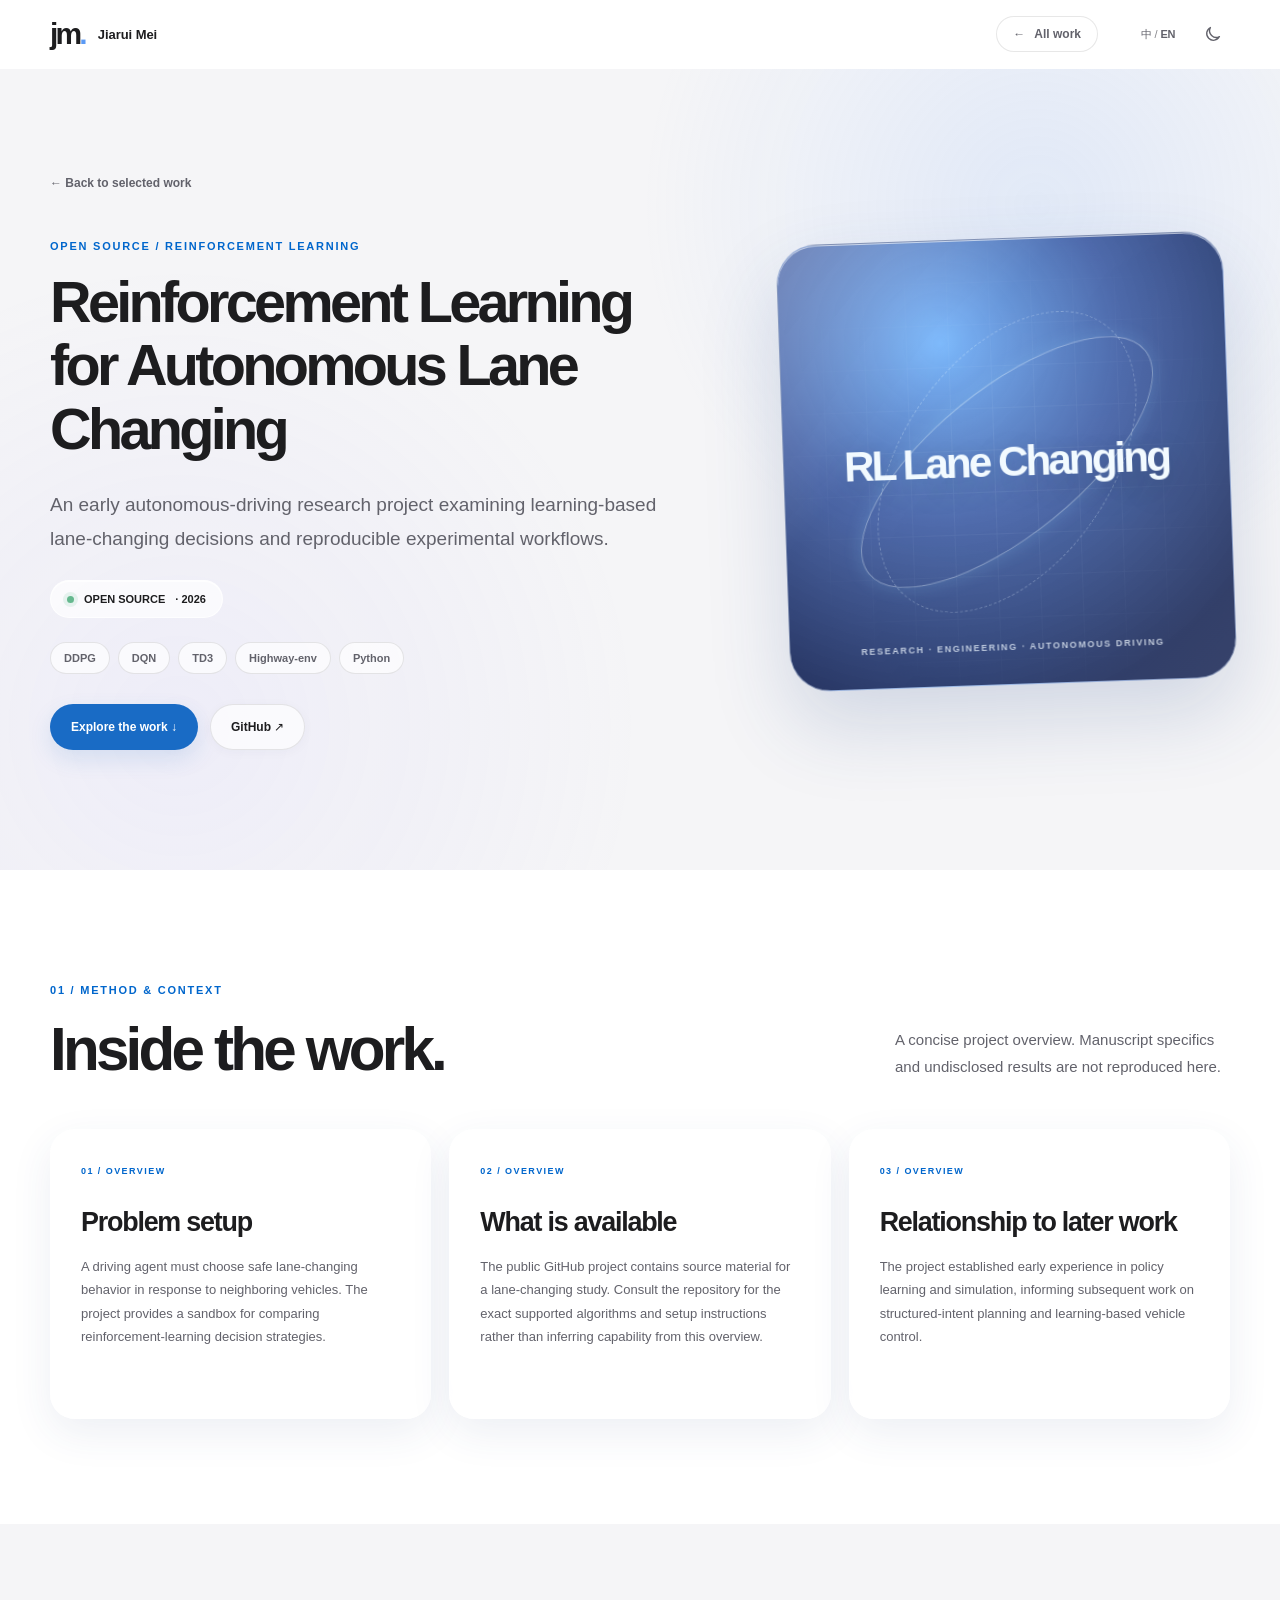
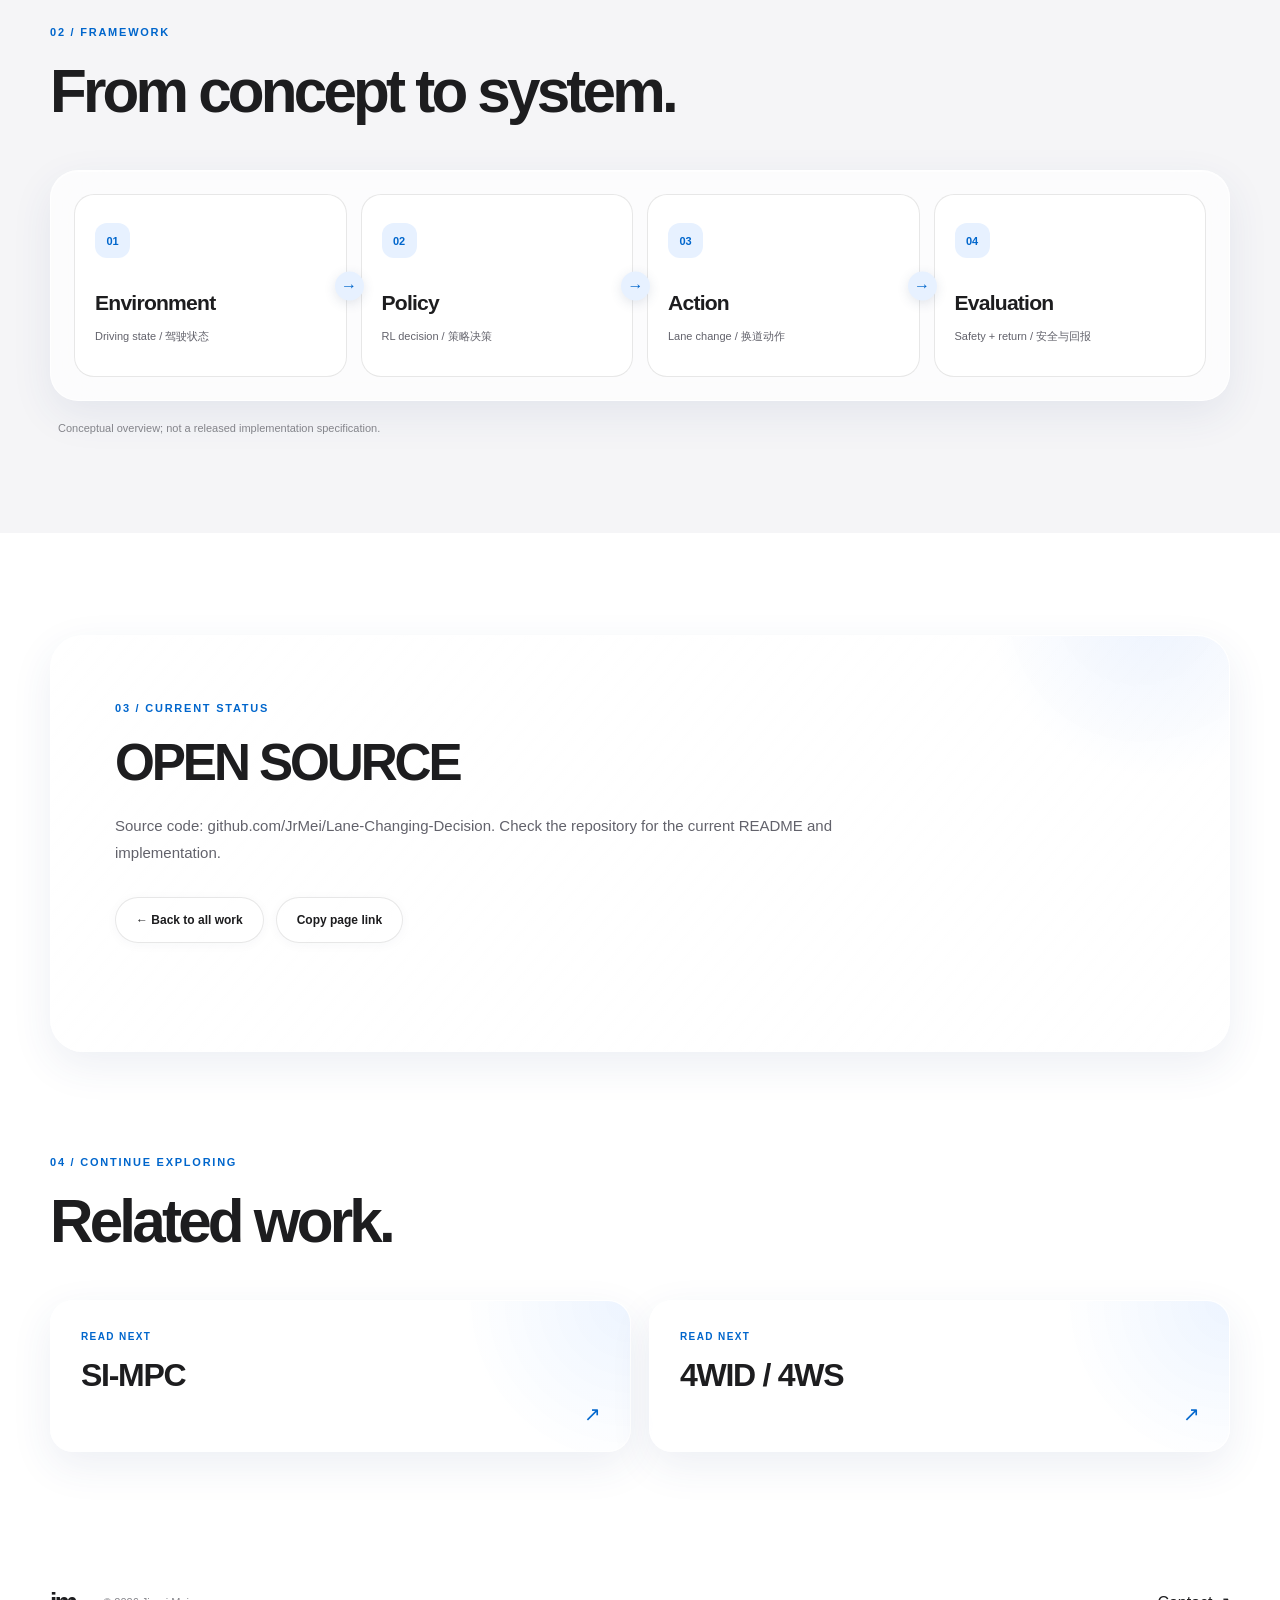
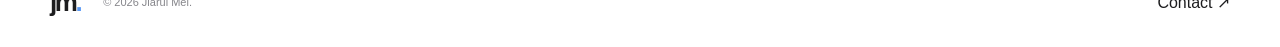
<file: details/ddpg.html>
<!doctype html>
<html lang="en" data-language="en" data-theme="light"><head>
<meta charset="utf-8"><meta name="viewport" content="width=device-width,initial-scale=1"><meta name="theme-color" content="#f5f5f7">
<meta name="description" content="RL Lane Changing: An early autonomous-driving research project examining learning-based lane-changing decisions and reproducible experimental workflows."><meta property="og:type" content="article"><meta property="og:title" content="Reinforcement Learning for Autonomous Lane Changing · Jiarui Mei">
<title>RL Lane Changing · Jiarui Mei</title><link rel="icon" href="../favicon.svg" type="image/svg+xml">
<script>try{const t=localStorage.getItem('theme');if(t)document.documentElement.dataset.theme=t;const l=localStorage.getItem('language');if(l){document.documentElement.dataset.language=l;document.documentElement.lang=l==='zh'?'zh-CN':'en'}}catch(e){}</script>
<link rel="stylesheet" href="../style.css"><link rel="stylesheet" href="../detail.css"><script src="../detail.js" defer></script></head>
<body class="detail-page">
<a class="skip-link" href="#detail-main">Skip to content</a><div class="reading-progress" aria-hidden="true"><span id="progress-fill"></span></div>
<header class="site-header detail-header"><nav class="shell detail-nav" aria-label="Detail navigation"><a class="wordmark" href="../index.html#home"><span class="brand-symbol">jm<span>.</span></span><span class="wordmark-name">Jiarui Mei</span></a>
<a class="detail-nav-back" href="../index.html#engineering" aria-label="Back to homepage">← <span class="i18n-en">All work</span><span class="i18n-zh" lang="zh-CN">返回主页</span></a>
<div class="detail-controls"><button type="button" class="tool-button language-toggle" id="language-toggle" aria-label="Switch language">中 / EN</button>
<button type="button" class="tool-button theme-toggle" id="theme-toggle" aria-label="Toggle dark mode" aria-pressed="false"><svg class="moon-icon" viewBox="0 0 24 24" width="19" height="19" fill="none" stroke="currentColor" stroke-width="1.7" stroke-linecap="round" stroke-linejoin="round" aria-hidden="true"><path d="M20.8 14.6A8.4 8.4 0 0 1 9.4 3.2a8.5 8.5 0 1 0 11.4 11.4Z"/></svg><svg class="sun-icon" viewBox="0 0 24 24" width="19" height="19" fill="none" stroke="currentColor" stroke-width="1.7" stroke-linecap="round" aria-hidden="true"><circle cx="12" cy="12" r="4"/><path d="M12 2v2m0 16v2M4.93 4.93l1.41 1.41m11.32 11.32 1.41 1.41M2 12h2m16 0h2M4.93 19.07l1.41-1.41M17.66 6.34l1.41-1.41"/></svg></button></div></nav></header>
<main id="detail-main"><section class="detail-hero"><div class="shell detail-hero-grid"><div class="detail-hero-copy"><a href="../index.html#engineering" class="detail-breadcrumb"><span class="i18n-en">← Back to selected work</span><span class="i18n-zh" lang="zh-CN">← 返回代表性工作</span></a><span class="eyebrow detail-category"><span class="i18n-en">OPEN SOURCE / REINFORCEMENT LEARNING</span><span class="i18n-zh" lang="zh-CN">开源工程 / 强化学习</span></span>
<h1>Reinforcement Learning for Autonomous Lane Changing</h1><p class="detail-lead"><span class="i18n-en">An early autonomous-driving research project examining learning-based lane-changing decisions and reproducible experimental workflows.</span><span class="i18n-zh" lang="zh-CN">早期自动驾驶科研项目：探索基于强化学习的换道决策与可复现实验流程。</span></p>
<div class="detail-status glass-pill"><span class="status-dot" aria-hidden="true"></span><span class="i18n-en">OPEN SOURCE</span><span class="i18n-zh" lang="zh-CN">已开源</span><span>· 2026</span></div>
<div class="detail-tag-row"><span>DDPG</span><span>DQN</span><span>TD3</span><span>Highway-env</span><span>Python</span></div>
<div class="detail-actions"><a href="#overview" class="detail-button magnetic"><span class="i18n-en">Explore the work ↓</span><span class="i18n-zh" lang="zh-CN">深入了解 ↓</span></a><a class="detail-button secondary" href="https://github.com/JrMei/Lane-Changing-Decision" target="_blank" rel="noopener noreferrer">GitHub ↗</a></div></div>
<div class="detail-art glass-item" aria-hidden="true"><div class="detail-art-grid"></div><div class="art-ring ring-one"></div><div class="art-ring ring-two"></div><span class="detail-art-mark">RL Lane Changing</span><span class="detail-art-caption">RESEARCH · ENGINEERING · AUTONOMOUS DRIVING</span></div></div></section>
<section class="detail-overview shell" id="overview"><div class="section-top"><div><span class="eyebrow">01 / <span class="i18n-en">METHOD &amp; CONTEXT</span><span class="i18n-zh" lang="zh-CN">方法与背景</span></span><h2><span class="i18n-en">Inside the work.</span><span class="i18n-zh" lang="zh-CN">研究细节。</span></h2></div><p class="section-intro"><span class="i18n-en">A concise project overview. Manuscript specifics and undisclosed results are not reproduced here.</span><span class="i18n-zh" lang="zh-CN">精选研究与工程概览，不披露未公开的论文细节或未经确认的实验结果。</span></p></div><div class="detail-body-grid"><article class="detail-text-block glass-item"><span class="eyebrow">01 / <span class="i18n-en">OVERVIEW</span><span class="i18n-zh" lang="zh-CN">内容概览</span></span><h2><span class="i18n-en">Problem setup</span><span class="i18n-zh" lang="zh-CN">任务定义</span></h2><p><span class="i18n-en">A driving agent must choose safe lane-changing behavior in response to neighboring vehicles. The project provides a sandbox for comparing reinforcement-learning decision strategies.</span><span class="i18n-zh" lang="zh-CN">智能体根据邻车状态执行安全换道决策，项目提供用于比较不同强化学习决策策略的仿真实验环境。</span></p></article><article class="detail-text-block glass-item"><span class="eyebrow">02 / <span class="i18n-en">OVERVIEW</span><span class="i18n-zh" lang="zh-CN">内容概览</span></span><h2><span class="i18n-en">What is available</span><span class="i18n-zh" lang="zh-CN">开源内容</span></h2><p><span class="i18n-en">The public GitHub project contains source material for a lane-changing study. Consult the repository for the exact supported algorithms and setup instructions rather than inferring capability from this overview.</span><span class="i18n-zh" lang="zh-CN">GitHub 仓库提供换道研究相关的公开资料。具体算法支持、环境依赖和复现方法以仓库当前内容为准。</span></p></article><article class="detail-text-block glass-item"><span class="eyebrow">03 / <span class="i18n-en">OVERVIEW</span><span class="i18n-zh" lang="zh-CN">内容概览</span></span><h2><span class="i18n-en">Relationship to later work</span><span class="i18n-zh" lang="zh-CN">与后续研究的关联</span></h2><p><span class="i18n-en">The project established early experience in policy learning and simulation, informing subsequent work on structured-intent planning and learning-based vehicle control.</span><span class="i18n-zh" lang="zh-CN">该项目积累了策略学习和仿真实验经验，为后续结构化意图规划与学习式车辆控制研究提供了基础。</span></p></article></div></section>
<section class="detail-process"><div class="shell"><div class="section-top"><div><span class="eyebrow">02 / <span class="i18n-en">FRAMEWORK</span><span class="i18n-zh" lang="zh-CN">框架</span></span><h2><span class="i18n-en">From concept to system.</span><span class="i18n-zh" lang="zh-CN">从概念到系统。</span></h2></div></div><div class="process-flow glass-item"><div class="flow-step"><span>01</span><strong>Environment</strong><small>Driving state / 驾驶状态</small></div><div class="flow-step"><span>02</span><strong>Policy</strong><small>RL decision / 策略决策</small></div><div class="flow-step"><span>03</span><strong>Action</strong><small>Lane change / 换道动作</small></div><div class="flow-step"><span>04</span><strong>Evaluation</strong><small>Safety + return / 安全与回报</small></div></div><p class="detail-framework-note"><span class="i18n-en">Conceptual overview; not a released implementation specification.</span><span class="i18n-zh" lang="zh-CN">概念性框架概览，并非公开实现规范。</span></p></div></section>
<section class="detail-outcome shell"><div class="detail-outcome-panel glass-item"><span class="eyebrow">03 / <span class="i18n-en">CURRENT STATUS</span><span class="i18n-zh" lang="zh-CN">当前进展</span></span><h2><span class="i18n-en">OPEN SOURCE</span><span class="i18n-zh" lang="zh-CN">已开源</span></h2><p><span class="i18n-en">Source code: github.com/JrMei/Lane-Changing-Decision. Check the repository for the current README and implementation.</span><span class="i18n-zh" lang="zh-CN">公开仓库：github.com/JrMei/Lane-Changing-Decision。最新实现与运行说明请以仓库 README 为准。</span></p><div class="detail-actions"><a href="../index.html#engineering" class="detail-button secondary"><span class="i18n-en">← Back to all work</span><span class="i18n-zh" lang="zh-CN">← 查看全部研究</span></a><button id="copy-link" type="button" class="detail-button secondary"><span class="i18n-en">Copy page link</span><span class="i18n-zh" lang="zh-CN">复制页面链接</span></button></div><p id="copy-feedback" class="copy-feedback" role="status" aria-live="polite"></p></div></section>
<section class="detail-related shell"><div class="section-top"><div><span class="eyebrow">04 / <span class="i18n-en">CONTINUE EXPLORING</span><span class="i18n-zh" lang="zh-CN">继续探索</span></span><h2><span class="i18n-en">Related work.</span><span class="i18n-zh" lang="zh-CN">相关研究。</span></h2></div></div><div class="related-grid"><a class="related-card glass-item" href="simpc.html"><span class="related-mini"><span class="i18n-en">READ NEXT</span><span class="i18n-zh" lang="zh-CN">继续阅读</span></span><strong>SI-MPC</strong><span class="related-arrow" aria-hidden="true">↗</span></a><a class="related-card glass-item" href="fourws.html"><span class="related-mini"><span class="i18n-en">READ NEXT</span><span class="i18n-zh" lang="zh-CN">继续阅读</span></span><strong>4WID / 4WS</strong><span class="related-arrow" aria-hidden="true">↗</span></a></div></section>
</main><footer class="site-footer"><div class="shell footer-inner"><div><a class="footer-wordmark" href="../index.html#home">jm<span>.</span></a><span class="footer-copy">© 2026 Jiarui Mei.</span></div><a href="../index.html#contact"><span class="i18n-en">Contact ↗</span><span class="i18n-zh" lang="zh-CN">联系方式 ↗</span></a></div></footer></body></html>
</file>
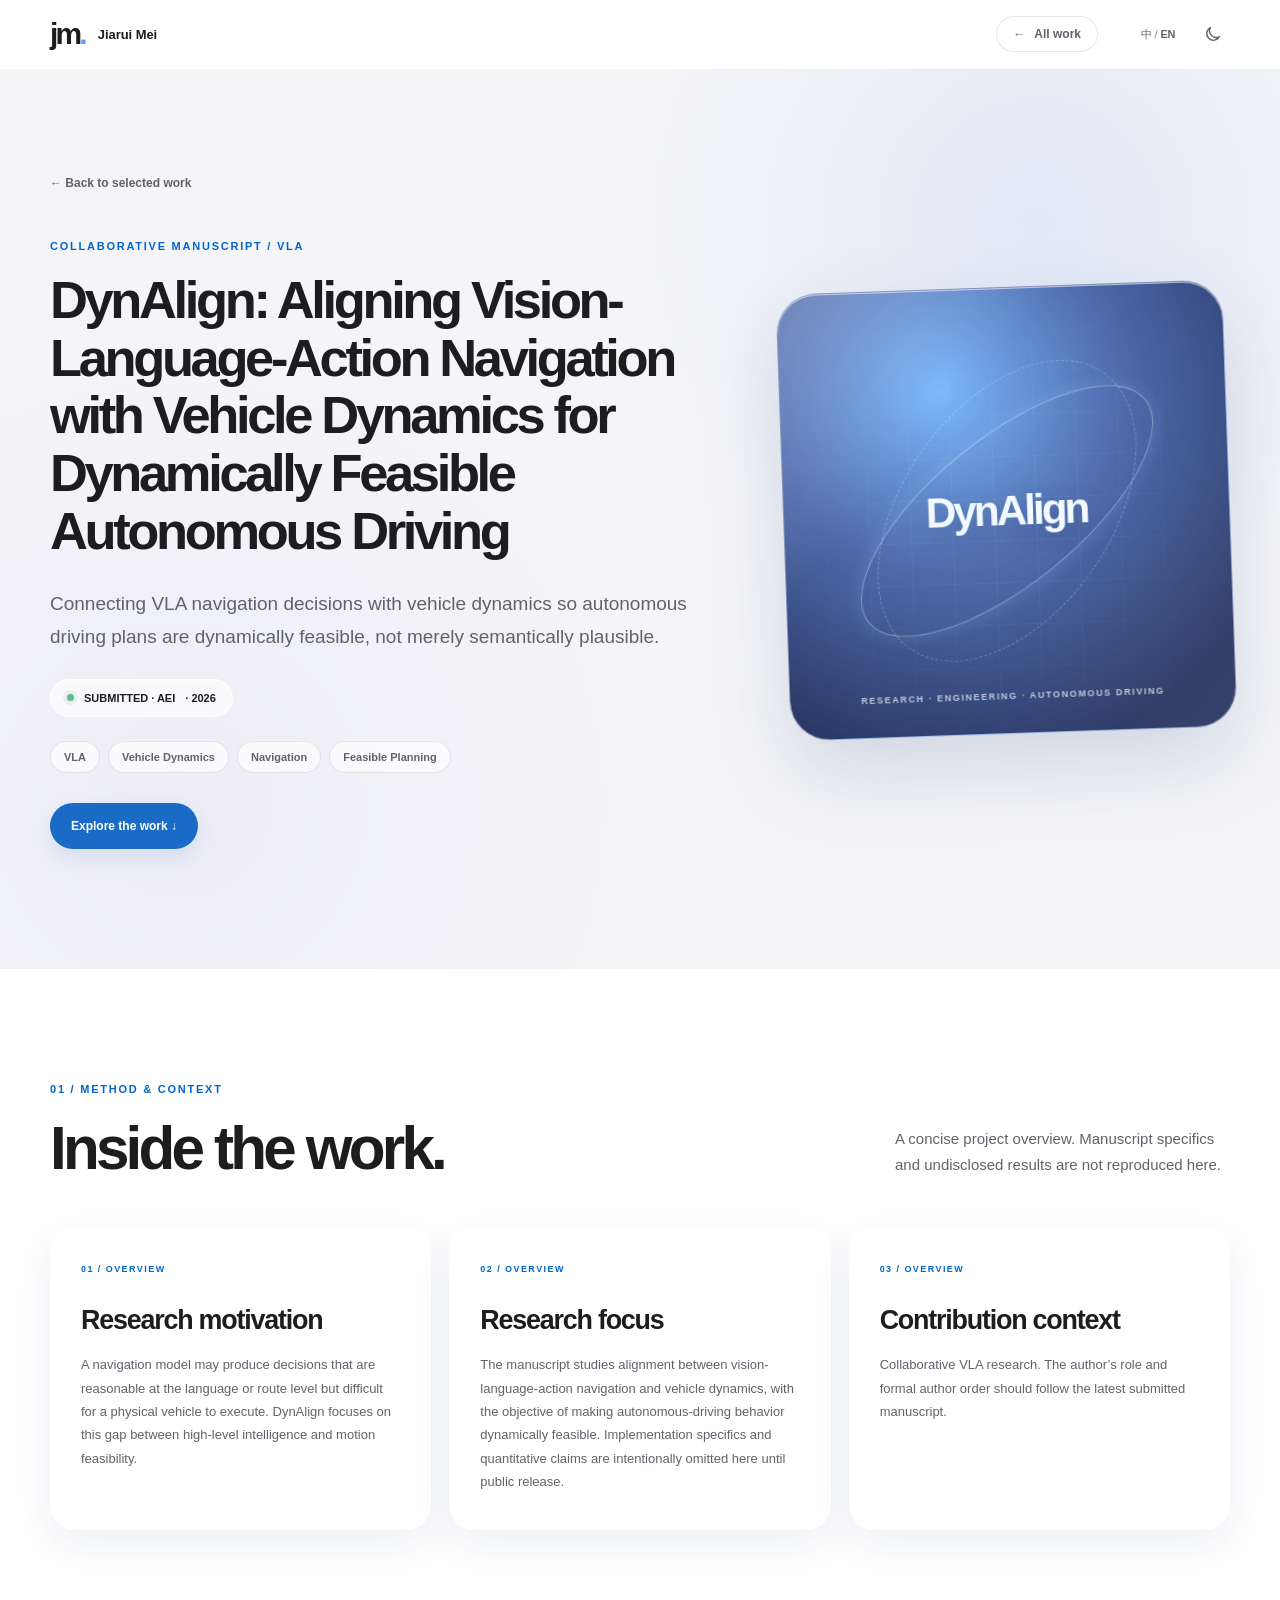
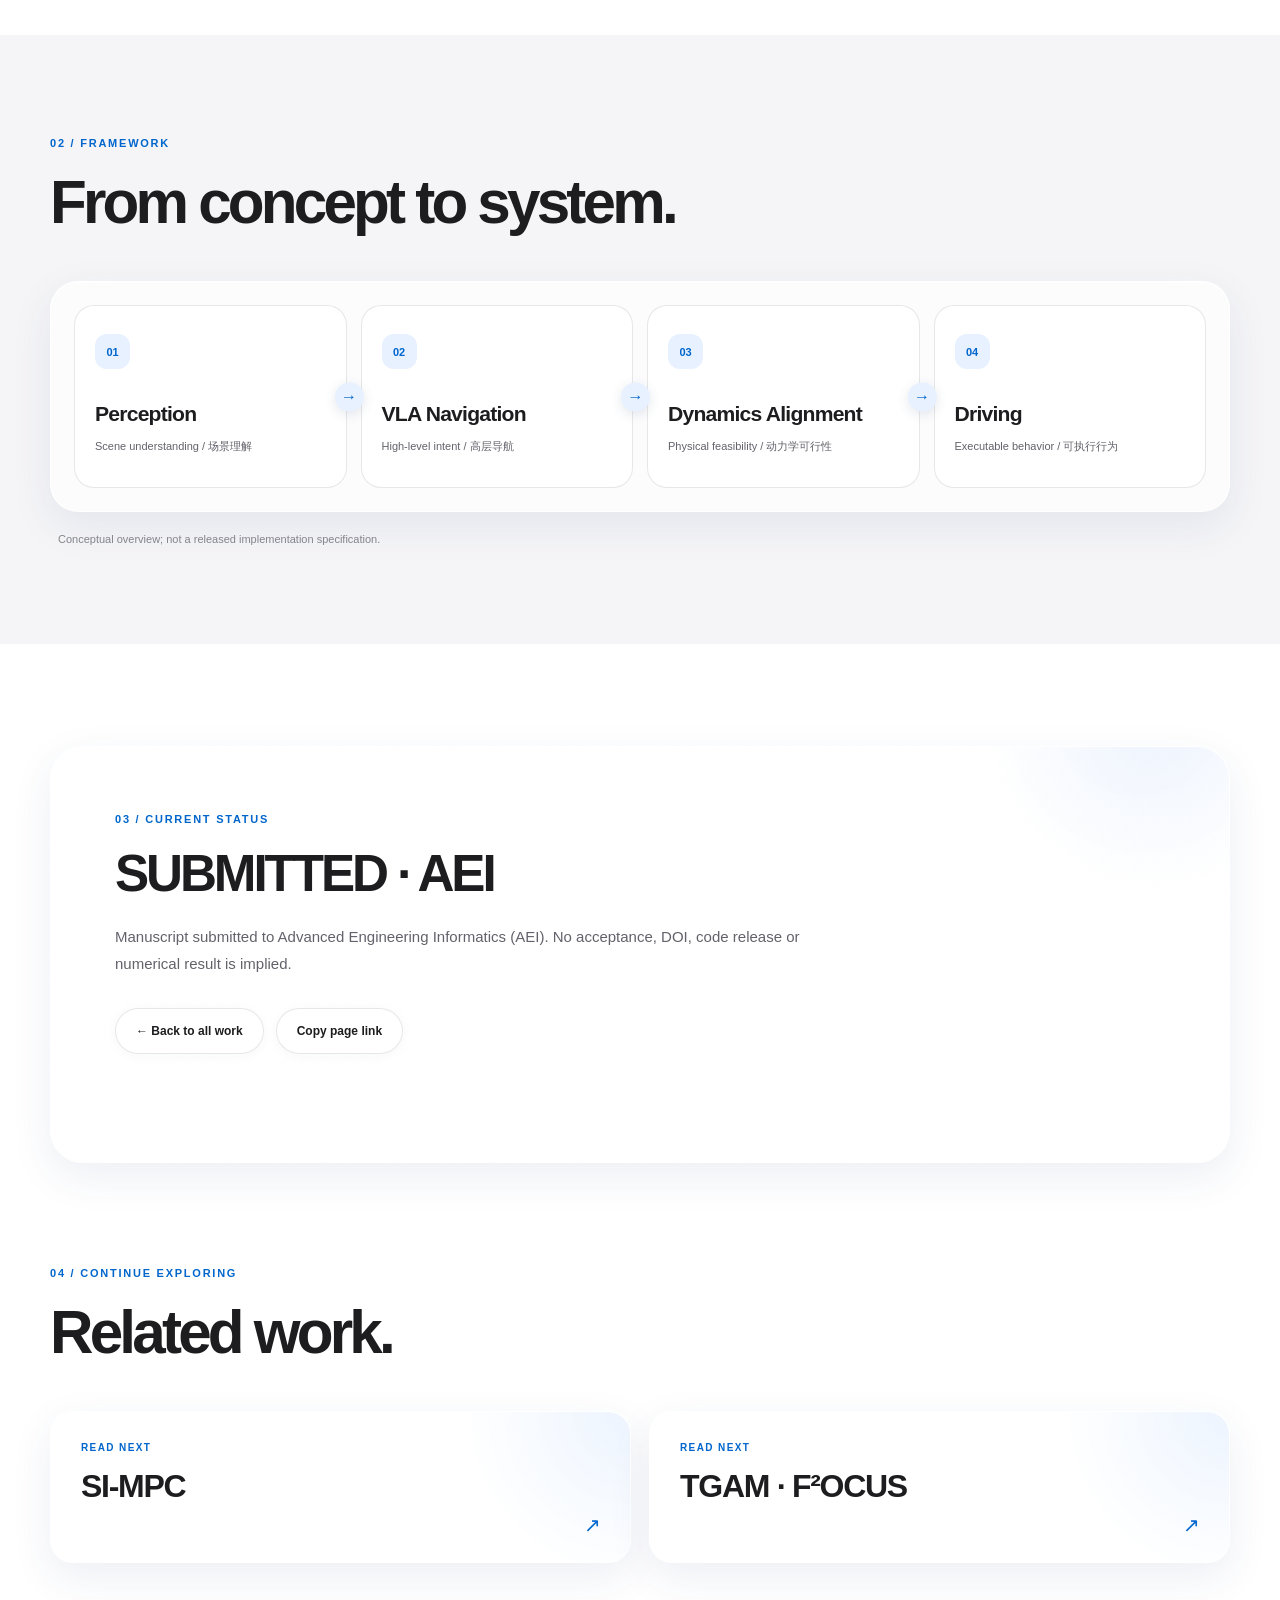
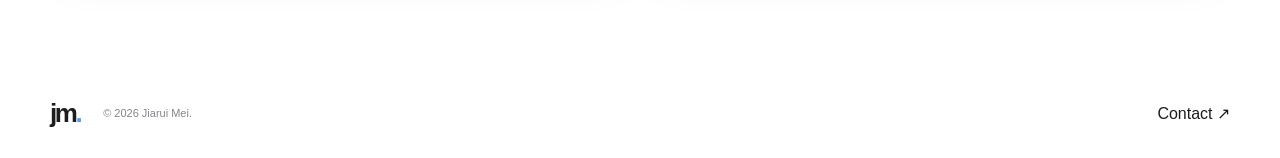
<file: details/dynalign.html>
<!doctype html>
<html lang="en" data-language="en" data-theme="light"><head>
<meta charset="utf-8"><meta name="viewport" content="width=device-width,initial-scale=1"><meta name="theme-color" content="#f5f5f7">
<meta name="description" content="DynAlign: Connecting VLA navigation decisions with vehicle dynamics so autonomous driving plans are dynamically feasible, not merely semantically plausible."><meta property="og:type" content="article"><meta property="og:title" content="DynAlign: Aligning Vision-Language-Action Navigation with Vehicle Dynamics for Dynamically Feasible Autonomous Driving · Jiarui Mei">
<title>DynAlign · Jiarui Mei</title><link rel="icon" href="../favicon.svg" type="image/svg+xml">
<script>try{const t=localStorage.getItem('theme');if(t)document.documentElement.dataset.theme=t;const l=localStorage.getItem('language');if(l){document.documentElement.dataset.language=l;document.documentElement.lang=l==='zh'?'zh-CN':'en'}}catch(e){}</script>
<link rel="stylesheet" href="../style.css"><link rel="stylesheet" href="../detail.css"><script src="../detail.js" defer></script></head>
<body class="detail-page detail-dynalign">
<a class="skip-link" href="#detail-main">Skip to content</a><div class="reading-progress" aria-hidden="true"><span id="progress-fill"></span></div>
<header class="site-header detail-header"><nav class="shell detail-nav" aria-label="Detail navigation"><a class="wordmark" href="../index.html#home"><span class="brand-symbol">jm<span>.</span></span><span class="wordmark-name">Jiarui Mei</span></a>
<a class="detail-nav-back" href="../index.html#publications" aria-label="Back to homepage">← <span class="i18n-en">All work</span><span class="i18n-zh" lang="zh-CN">返回主页</span></a>
<div class="detail-controls"><button type="button" class="tool-button language-toggle" id="language-toggle" aria-label="Switch language">中 / EN</button>
<button type="button" class="tool-button theme-toggle" id="theme-toggle" aria-label="Toggle dark mode" aria-pressed="false"><svg class="moon-icon" viewBox="0 0 24 24" width="19" height="19" fill="none" stroke="currentColor" stroke-width="1.7" stroke-linecap="round" stroke-linejoin="round" aria-hidden="true"><path d="M20.8 14.6A8.4 8.4 0 0 1 9.4 3.2a8.5 8.5 0 1 0 11.4 11.4Z"/></svg><svg class="sun-icon" viewBox="0 0 24 24" width="19" height="19" fill="none" stroke="currentColor" stroke-width="1.7" stroke-linecap="round" aria-hidden="true"><circle cx="12" cy="12" r="4"/><path d="M12 2v2m0 16v2M4.93 4.93l1.41 1.41m11.32 11.32 1.41 1.41M2 12h2m16 0h2M4.93 19.07l1.41-1.41M17.66 6.34l1.41-1.41"/></svg></button></div></nav></header>
<main id="detail-main"><section class="detail-hero"><div class="shell detail-hero-grid"><div class="detail-hero-copy"><a href="../index.html#publications" class="detail-breadcrumb"><span class="i18n-en">← Back to selected work</span><span class="i18n-zh" lang="zh-CN">← 返回代表性工作</span></a><span class="eyebrow detail-category"><span class="i18n-en">COLLABORATIVE MANUSCRIPT / VLA</span><span class="i18n-zh" lang="zh-CN">合作研究手稿 / VLA</span></span>
<h1>DynAlign: Aligning Vision-Language-Action Navigation with Vehicle Dynamics for Dynamically Feasible Autonomous Driving</h1><p class="detail-lead"><span class="i18n-en">Connecting VLA navigation decisions with vehicle dynamics so autonomous driving plans are dynamically feasible, not merely semantically plausible.</span><span class="i18n-zh" lang="zh-CN">对齐 VLA 高层导航与车辆动力学，使自动驾驶规划不仅符合语义指令，也满足车辆的动力学可行性约束。</span></p>
<div class="detail-status glass-pill"><span class="status-dot" aria-hidden="true"></span><span class="i18n-en">SUBMITTED · AEI</span><span class="i18n-zh" lang="zh-CN">AEI · 在投</span><span>· 2026</span></div>
<div class="detail-tag-row"><span>VLA</span><span>Vehicle Dynamics</span><span>Navigation</span><span>Feasible Planning</span></div>
<div class="detail-actions"><a href="#overview" class="detail-button magnetic"><span class="i18n-en">Explore the work ↓</span><span class="i18n-zh" lang="zh-CN">深入了解 ↓</span></a></div></div>
<div class="detail-art glass-item" aria-hidden="true"><div class="detail-art-grid"></div><div class="art-ring ring-one"></div><div class="art-ring ring-two"></div><span class="detail-art-mark">DynAlign</span><span class="detail-art-caption">RESEARCH · ENGINEERING · AUTONOMOUS DRIVING</span></div></div></section>
<section class="detail-overview shell" id="overview"><div class="section-top"><div><span class="eyebrow">01 / <span class="i18n-en">METHOD &amp; CONTEXT</span><span class="i18n-zh" lang="zh-CN">方法与背景</span></span><h2><span class="i18n-en">Inside the work.</span><span class="i18n-zh" lang="zh-CN">研究细节。</span></h2></div><p class="section-intro"><span class="i18n-en">A concise project overview. Manuscript specifics and undisclosed results are not reproduced here.</span><span class="i18n-zh" lang="zh-CN">精选研究与工程概览，不披露未公开的论文细节或未经确认的实验结果。</span></p></div><div class="detail-body-grid"><article class="detail-text-block glass-item"><span class="eyebrow">01 / <span class="i18n-en">OVERVIEW</span><span class="i18n-zh" lang="zh-CN">内容概览</span></span><h2><span class="i18n-en">Research motivation</span><span class="i18n-zh" lang="zh-CN">研究动机</span></h2><p><span class="i18n-en">A navigation model may produce decisions that are reasonable at the language or route level but difficult for a physical vehicle to execute. DynAlign focuses on this gap between high-level intelligence and motion feasibility.</span><span class="i18n-zh" lang="zh-CN">高层导航模型生成的决策可能在语义或路线层面合理，却难以被真实车辆执行。DynAlign 聚焦高层智能与车辆运动可行性之间的差距。</span></p></article><article class="detail-text-block glass-item"><span class="eyebrow">02 / <span class="i18n-en">OVERVIEW</span><span class="i18n-zh" lang="zh-CN">内容概览</span></span><h2><span class="i18n-en">Research focus</span><span class="i18n-zh" lang="zh-CN">研究重点</span></h2><p><span class="i18n-en">The manuscript studies alignment between vision-language-action navigation and vehicle dynamics, with the objective of making autonomous-driving behavior dynamically feasible. Implementation specifics and quantitative claims are intentionally omitted here until public release.</span><span class="i18n-zh" lang="zh-CN">论文研究视觉语言动作导航与车辆动力学的对齐，目标是提高自动驾驶行为的动力学可行性。具体实现和定量实验在公开前不在主页披露。</span></p></article><article class="detail-text-block glass-item"><span class="eyebrow">03 / <span class="i18n-en">OVERVIEW</span><span class="i18n-zh" lang="zh-CN">内容概览</span></span><h2><span class="i18n-en">Contribution context</span><span class="i18n-zh" lang="zh-CN">合作研究</span></h2><p><span class="i18n-en">Collaborative VLA research. The author’s role and formal author order should follow the latest submitted manuscript.</span><span class="i18n-zh" lang="zh-CN">VLA 方向合作研究。作者贡献与正式署名顺序以最新投稿稿件为准。</span></p></article></div></section>
<section class="detail-process"><div class="shell"><div class="section-top"><div><span class="eyebrow">02 / <span class="i18n-en">FRAMEWORK</span><span class="i18n-zh" lang="zh-CN">框架</span></span><h2><span class="i18n-en">From concept to system.</span><span class="i18n-zh" lang="zh-CN">从概念到系统。</span></h2></div></div><div class="process-flow glass-item"><div class="flow-step"><span>01</span><strong>Perception</strong><small>Scene understanding / 场景理解</small></div><div class="flow-step"><span>02</span><strong>VLA Navigation</strong><small>High-level intent / 高层导航</small></div><div class="flow-step"><span>03</span><strong>Dynamics Alignment</strong><small>Physical feasibility / 动力学可行性</small></div><div class="flow-step"><span>04</span><strong>Driving</strong><small>Executable behavior / 可执行行为</small></div></div><p class="detail-framework-note"><span class="i18n-en">Conceptual overview; not a released implementation specification.</span><span class="i18n-zh" lang="zh-CN">概念性框架概览，并非公开实现规范。</span></p></div></section>
<section class="detail-outcome shell"><div class="detail-outcome-panel glass-item"><span class="eyebrow">03 / <span class="i18n-en">CURRENT STATUS</span><span class="i18n-zh" lang="zh-CN">当前进展</span></span><h2><span class="i18n-en">SUBMITTED · AEI</span><span class="i18n-zh" lang="zh-CN">AEI · 在投</span></h2><p><span class="i18n-en">Manuscript submitted to Advanced Engineering Informatics (AEI). No acceptance, DOI, code release or numerical result is implied.</span><span class="i18n-zh" lang="zh-CN">已投 Advanced Engineering Informatics（AEI）。此处不暗示论文已录用、存在 DOI、代码已公开或已有特定量化成绩。</span></p><div class="detail-actions"><a href="../index.html#publications" class="detail-button secondary"><span class="i18n-en">← Back to all work</span><span class="i18n-zh" lang="zh-CN">← 查看全部研究</span></a><button id="copy-link" type="button" class="detail-button secondary"><span class="i18n-en">Copy page link</span><span class="i18n-zh" lang="zh-CN">复制页面链接</span></button></div><p id="copy-feedback" class="copy-feedback" role="status" aria-live="polite"></p></div></section>
<section class="detail-related shell"><div class="section-top"><div><span class="eyebrow">04 / <span class="i18n-en">CONTINUE EXPLORING</span><span class="i18n-zh" lang="zh-CN">继续探索</span></span><h2><span class="i18n-en">Related work.</span><span class="i18n-zh" lang="zh-CN">相关研究。</span></h2></div></div><div class="related-grid"><a class="related-card glass-item" href="simpc.html"><span class="related-mini"><span class="i18n-en">READ NEXT</span><span class="i18n-zh" lang="zh-CN">继续阅读</span></span><strong>SI-MPC</strong><span class="related-arrow" aria-hidden="true">↗</span></a><a class="related-card glass-item" href="tgam.html"><span class="related-mini"><span class="i18n-en">READ NEXT</span><span class="i18n-zh" lang="zh-CN">继续阅读</span></span><strong>TGAM · F²OCUS</strong><span class="related-arrow" aria-hidden="true">↗</span></a></div></section>
</main><footer class="site-footer"><div class="shell footer-inner"><div><a class="footer-wordmark" href="../index.html#home">jm<span>.</span></a><span class="footer-copy">© 2026 Jiarui Mei.</span></div><a href="../index.html#contact"><span class="i18n-en">Contact ↗</span><span class="i18n-zh" lang="zh-CN">联系方式 ↗</span></a></div></footer></body></html>
</file>
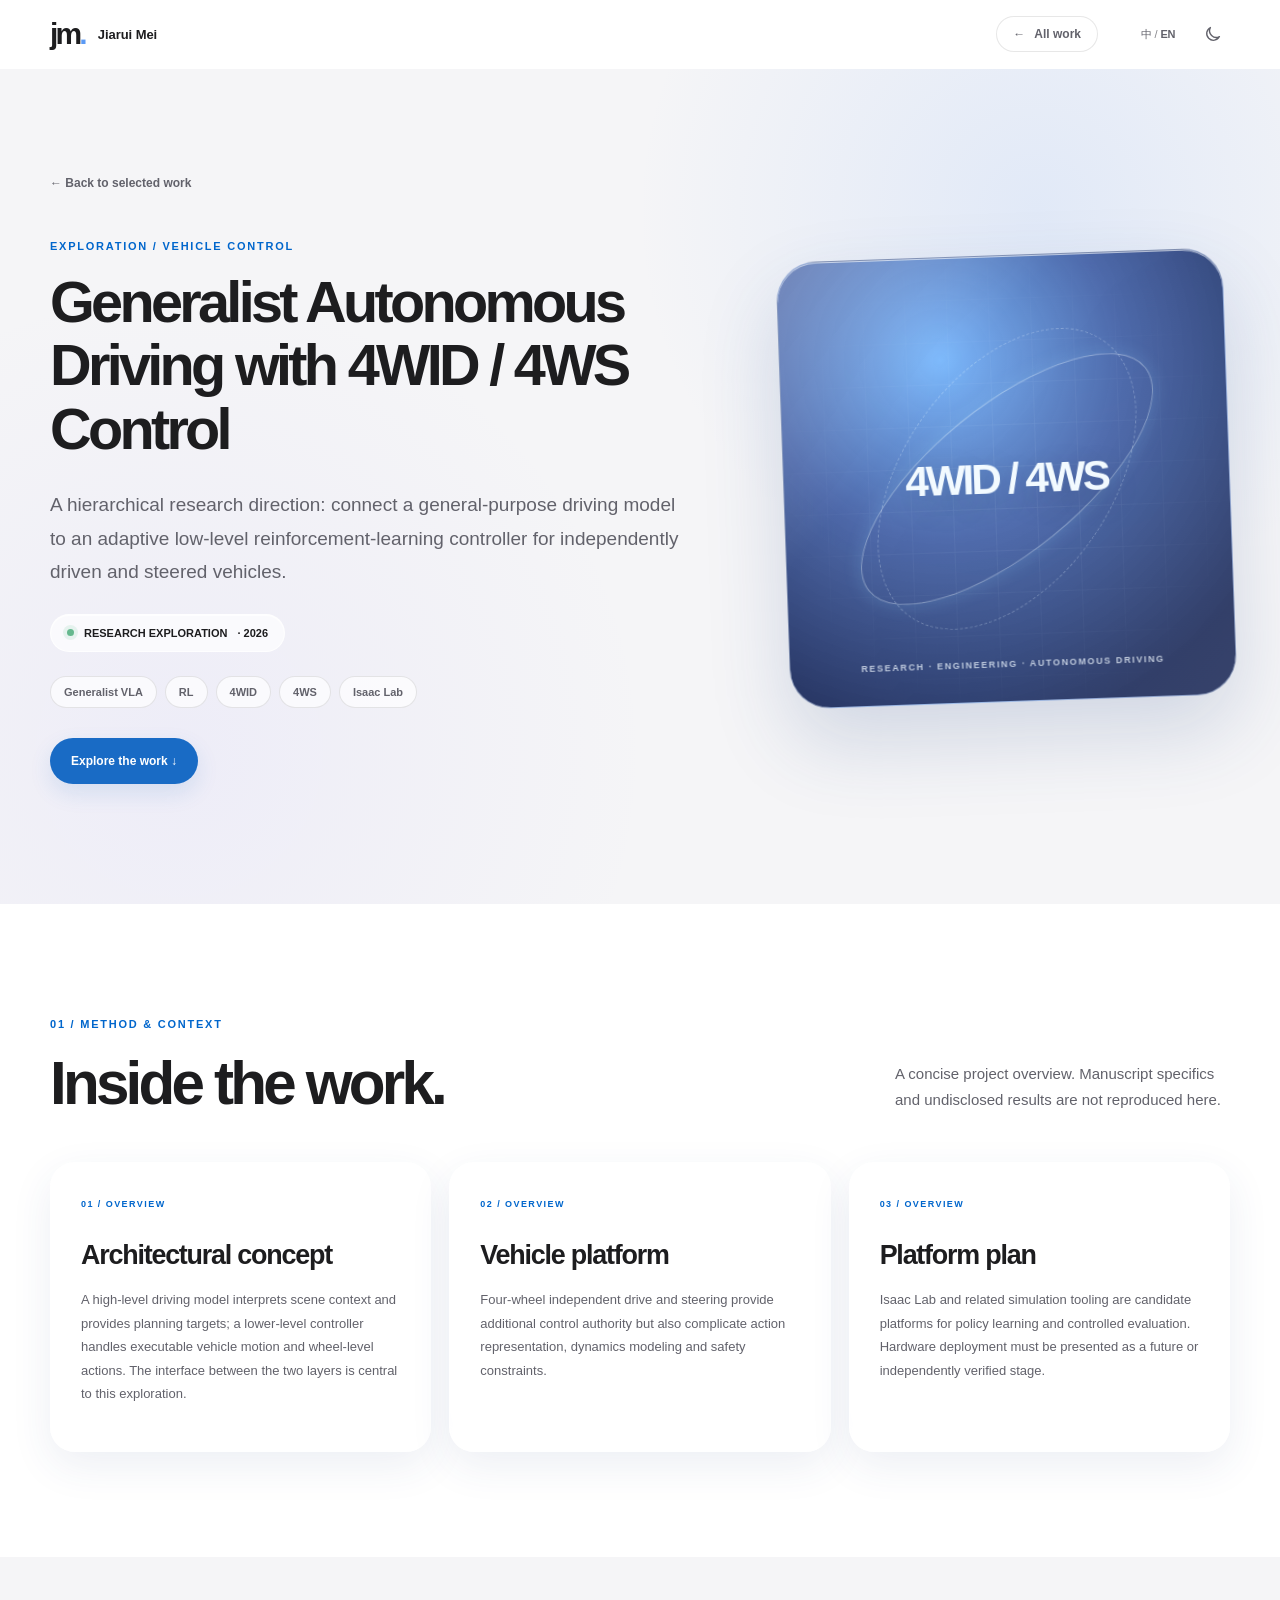
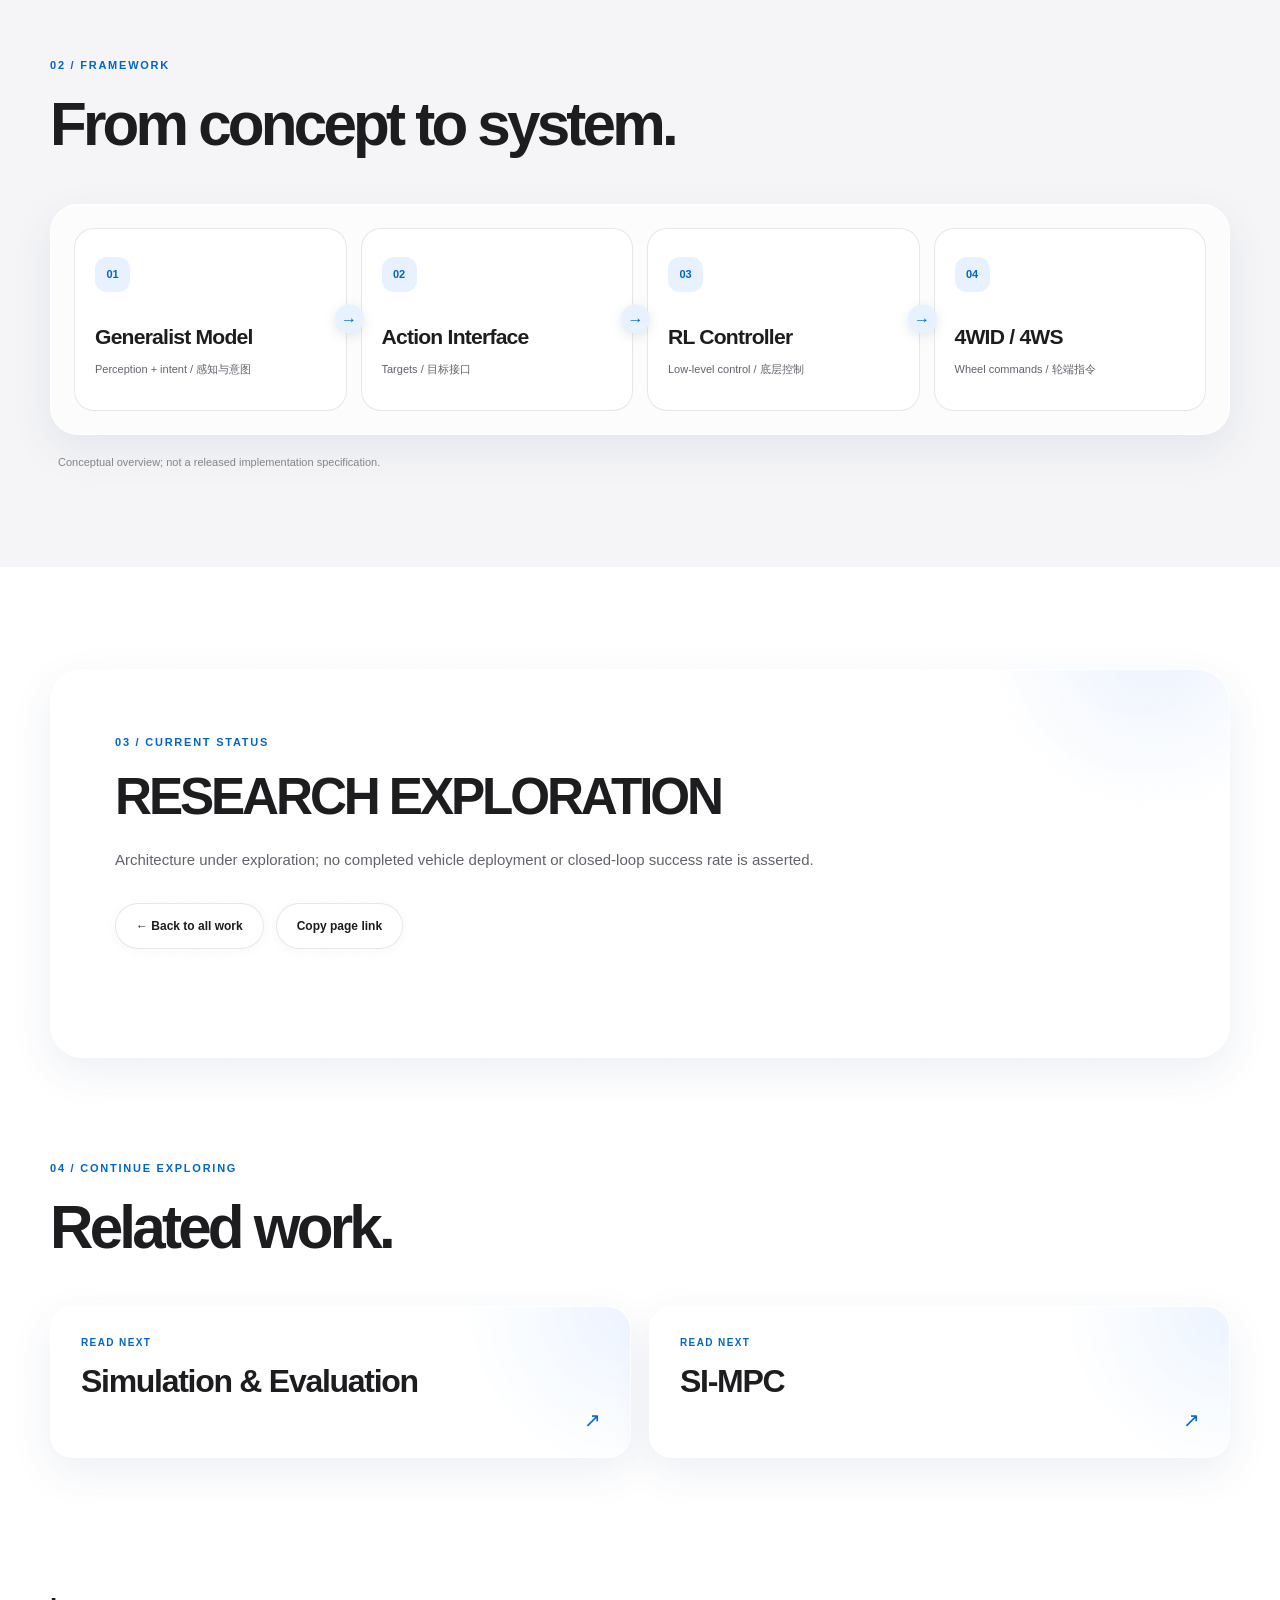
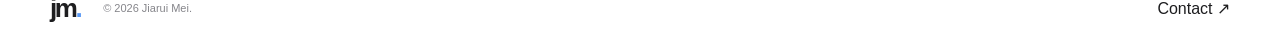
<file: details/fourws.html>
<!doctype html>
<html lang="en" data-language="en" data-theme="light"><head>
<meta charset="utf-8"><meta name="viewport" content="width=device-width,initial-scale=1"><meta name="theme-color" content="#f5f5f7">
<meta name="description" content="4WID / 4WS: A hierarchical research direction: connect a general-purpose driving model to an adaptive low-level reinforcement-learning controller for independently driven and steered vehicles."><meta property="og:type" content="article"><meta property="og:title" content="Generalist Autonomous Driving with 4WID / 4WS Control · Jiarui Mei">
<title>4WID / 4WS · Jiarui Mei</title><link rel="icon" href="../favicon.svg" type="image/svg+xml">
<script>try{const t=localStorage.getItem('theme');if(t)document.documentElement.dataset.theme=t;const l=localStorage.getItem('language');if(l){document.documentElement.dataset.language=l;document.documentElement.lang=l==='zh'?'zh-CN':'en'}}catch(e){}</script>
<link rel="stylesheet" href="../style.css"><link rel="stylesheet" href="../detail.css"><script src="../detail.js" defer></script></head>
<body class="detail-page">
<a class="skip-link" href="#detail-main">Skip to content</a><div class="reading-progress" aria-hidden="true"><span id="progress-fill"></span></div>
<header class="site-header detail-header"><nav class="shell detail-nav" aria-label="Detail navigation"><a class="wordmark" href="../index.html#home"><span class="brand-symbol">jm<span>.</span></span><span class="wordmark-name">Jiarui Mei</span></a>
<a class="detail-nav-back" href="../index.html#engineering" aria-label="Back to homepage">← <span class="i18n-en">All work</span><span class="i18n-zh" lang="zh-CN">返回主页</span></a>
<div class="detail-controls"><button type="button" class="tool-button language-toggle" id="language-toggle" aria-label="Switch language">中 / EN</button>
<button type="button" class="tool-button theme-toggle" id="theme-toggle" aria-label="Toggle dark mode" aria-pressed="false"><svg class="moon-icon" viewBox="0 0 24 24" width="19" height="19" fill="none" stroke="currentColor" stroke-width="1.7" stroke-linecap="round" stroke-linejoin="round" aria-hidden="true"><path d="M20.8 14.6A8.4 8.4 0 0 1 9.4 3.2a8.5 8.5 0 1 0 11.4 11.4Z"/></svg><svg class="sun-icon" viewBox="0 0 24 24" width="19" height="19" fill="none" stroke="currentColor" stroke-width="1.7" stroke-linecap="round" aria-hidden="true"><circle cx="12" cy="12" r="4"/><path d="M12 2v2m0 16v2M4.93 4.93l1.41 1.41m11.32 11.32 1.41 1.41M2 12h2m16 0h2M4.93 19.07l1.41-1.41M17.66 6.34l1.41-1.41"/></svg></button></div></nav></header>
<main id="detail-main"><section class="detail-hero"><div class="shell detail-hero-grid"><div class="detail-hero-copy"><a href="../index.html#engineering" class="detail-breadcrumb"><span class="i18n-en">← Back to selected work</span><span class="i18n-zh" lang="zh-CN">← 返回代表性工作</span></a><span class="eyebrow detail-category"><span class="i18n-en">EXPLORATION / VEHICLE CONTROL</span><span class="i18n-zh" lang="zh-CN">探索方向 / 车辆控制</span></span>
<h1>Generalist Autonomous Driving with 4WID / 4WS Control</h1><p class="detail-lead"><span class="i18n-en">A hierarchical research direction: connect a general-purpose driving model to an adaptive low-level reinforcement-learning controller for independently driven and steered vehicles.</span><span class="i18n-zh" lang="zh-CN">探索通用自动驾驶大模型与低层强化学习控制的分层方案，目标车辆为四轮独立驱动与四轮独立转向底盘。</span></p>
<div class="detail-status glass-pill"><span class="status-dot" aria-hidden="true"></span><span class="i18n-en">RESEARCH EXPLORATION</span><span class="i18n-zh" lang="zh-CN">方案探索中</span><span>· 2026</span></div>
<div class="detail-tag-row"><span>Generalist VLA</span><span>RL</span><span>4WID</span><span>4WS</span><span>Isaac Lab</span></div>
<div class="detail-actions"><a href="#overview" class="detail-button magnetic"><span class="i18n-en">Explore the work ↓</span><span class="i18n-zh" lang="zh-CN">深入了解 ↓</span></a></div></div>
<div class="detail-art glass-item" aria-hidden="true"><div class="detail-art-grid"></div><div class="art-ring ring-one"></div><div class="art-ring ring-two"></div><span class="detail-art-mark">4WID / 4WS</span><span class="detail-art-caption">RESEARCH · ENGINEERING · AUTONOMOUS DRIVING</span></div></div></section>
<section class="detail-overview shell" id="overview"><div class="section-top"><div><span class="eyebrow">01 / <span class="i18n-en">METHOD &amp; CONTEXT</span><span class="i18n-zh" lang="zh-CN">方法与背景</span></span><h2><span class="i18n-en">Inside the work.</span><span class="i18n-zh" lang="zh-CN">研究细节。</span></h2></div><p class="section-intro"><span class="i18n-en">A concise project overview. Manuscript specifics and undisclosed results are not reproduced here.</span><span class="i18n-zh" lang="zh-CN">精选研究与工程概览，不披露未公开的论文细节或未经确认的实验结果。</span></p></div><div class="detail-body-grid"><article class="detail-text-block glass-item"><span class="eyebrow">01 / <span class="i18n-en">OVERVIEW</span><span class="i18n-zh" lang="zh-CN">内容概览</span></span><h2><span class="i18n-en">Architectural concept</span><span class="i18n-zh" lang="zh-CN">分层架构</span></h2><p><span class="i18n-en">A high-level driving model interprets scene context and provides planning targets; a lower-level controller handles executable vehicle motion and wheel-level actions. The interface between the two layers is central to this exploration.</span><span class="i18n-zh" lang="zh-CN">上层驾驶模型负责理解场景并输出规划目标；底层控制器负责可执行的车辆运动与轮端控制，两层之间的状态与动作接口是研究重点。</span></p></article><article class="detail-text-block glass-item"><span class="eyebrow">02 / <span class="i18n-en">OVERVIEW</span><span class="i18n-zh" lang="zh-CN">内容概览</span></span><h2><span class="i18n-en">Vehicle platform</span><span class="i18n-zh" lang="zh-CN">底盘平台</span></h2><p><span class="i18n-en">Four-wheel independent drive and steering provide additional control authority but also complicate action representation, dynamics modeling and safety constraints.</span><span class="i18n-zh" lang="zh-CN">四轮独立驱动与转向提升控制自由度，也使动作空间、动力学建模和安全约束更加复杂。</span></p></article><article class="detail-text-block glass-item"><span class="eyebrow">03 / <span class="i18n-en">OVERVIEW</span><span class="i18n-zh" lang="zh-CN">内容概览</span></span><h2><span class="i18n-en">Platform plan</span><span class="i18n-zh" lang="zh-CN">实验平台</span></h2><p><span class="i18n-en">Isaac Lab and related simulation tooling are candidate platforms for policy learning and controlled evaluation. Hardware deployment must be presented as a future or independently verified stage.</span><span class="i18n-zh" lang="zh-CN">Isaac Lab 等仿真平台被列为策略学习与受控评测候选；实车部署应作为未来阶段或在独立验证后更新。</span></p></article></div></section>
<section class="detail-process"><div class="shell"><div class="section-top"><div><span class="eyebrow">02 / <span class="i18n-en">FRAMEWORK</span><span class="i18n-zh" lang="zh-CN">框架</span></span><h2><span class="i18n-en">From concept to system.</span><span class="i18n-zh" lang="zh-CN">从概念到系统。</span></h2></div></div><div class="process-flow glass-item"><div class="flow-step"><span>01</span><strong>Generalist Model</strong><small>Perception + intent / 感知与意图</small></div><div class="flow-step"><span>02</span><strong>Action Interface</strong><small>Targets / 目标接口</small></div><div class="flow-step"><span>03</span><strong>RL Controller</strong><small>Low-level control / 底层控制</small></div><div class="flow-step"><span>04</span><strong>4WID / 4WS</strong><small>Wheel commands / 轮端指令</small></div></div><p class="detail-framework-note"><span class="i18n-en">Conceptual overview; not a released implementation specification.</span><span class="i18n-zh" lang="zh-CN">概念性框架概览，并非公开实现规范。</span></p></div></section>
<section class="detail-outcome shell"><div class="detail-outcome-panel glass-item"><span class="eyebrow">03 / <span class="i18n-en">CURRENT STATUS</span><span class="i18n-zh" lang="zh-CN">当前进展</span></span><h2><span class="i18n-en">RESEARCH EXPLORATION</span><span class="i18n-zh" lang="zh-CN">方案探索中</span></h2><p><span class="i18n-en">Architecture under exploration; no completed vehicle deployment or closed-loop success rate is asserted.</span><span class="i18n-zh" lang="zh-CN">当前仍属于方案探索，未宣称已完成车辆部署或达到特定闭环成功率。</span></p><div class="detail-actions"><a href="../index.html#engineering" class="detail-button secondary"><span class="i18n-en">← Back to all work</span><span class="i18n-zh" lang="zh-CN">← 查看全部研究</span></a><button id="copy-link" type="button" class="detail-button secondary"><span class="i18n-en">Copy page link</span><span class="i18n-zh" lang="zh-CN">复制页面链接</span></button></div><p id="copy-feedback" class="copy-feedback" role="status" aria-live="polite"></p></div></section>
<section class="detail-related shell"><div class="section-top"><div><span class="eyebrow">04 / <span class="i18n-en">CONTINUE EXPLORING</span><span class="i18n-zh" lang="zh-CN">继续探索</span></span><h2><span class="i18n-en">Related work.</span><span class="i18n-zh" lang="zh-CN">相关研究。</span></h2></div></div><div class="related-grid"><a class="related-card glass-item" href="simulation.html"><span class="related-mini"><span class="i18n-en">READ NEXT</span><span class="i18n-zh" lang="zh-CN">继续阅读</span></span><strong>Simulation &amp; Evaluation</strong><span class="related-arrow" aria-hidden="true">↗</span></a><a class="related-card glass-item" href="simpc.html"><span class="related-mini"><span class="i18n-en">READ NEXT</span><span class="i18n-zh" lang="zh-CN">继续阅读</span></span><strong>SI-MPC</strong><span class="related-arrow" aria-hidden="true">↗</span></a></div></section>
</main><footer class="site-footer"><div class="shell footer-inner"><div><a class="footer-wordmark" href="../index.html#home">jm<span>.</span></a><span class="footer-copy">© 2026 Jiarui Mei.</span></div><a href="../index.html#contact"><span class="i18n-en">Contact ↗</span><span class="i18n-zh" lang="zh-CN">联系方式 ↗</span></a></div></footer></body></html>
</file>
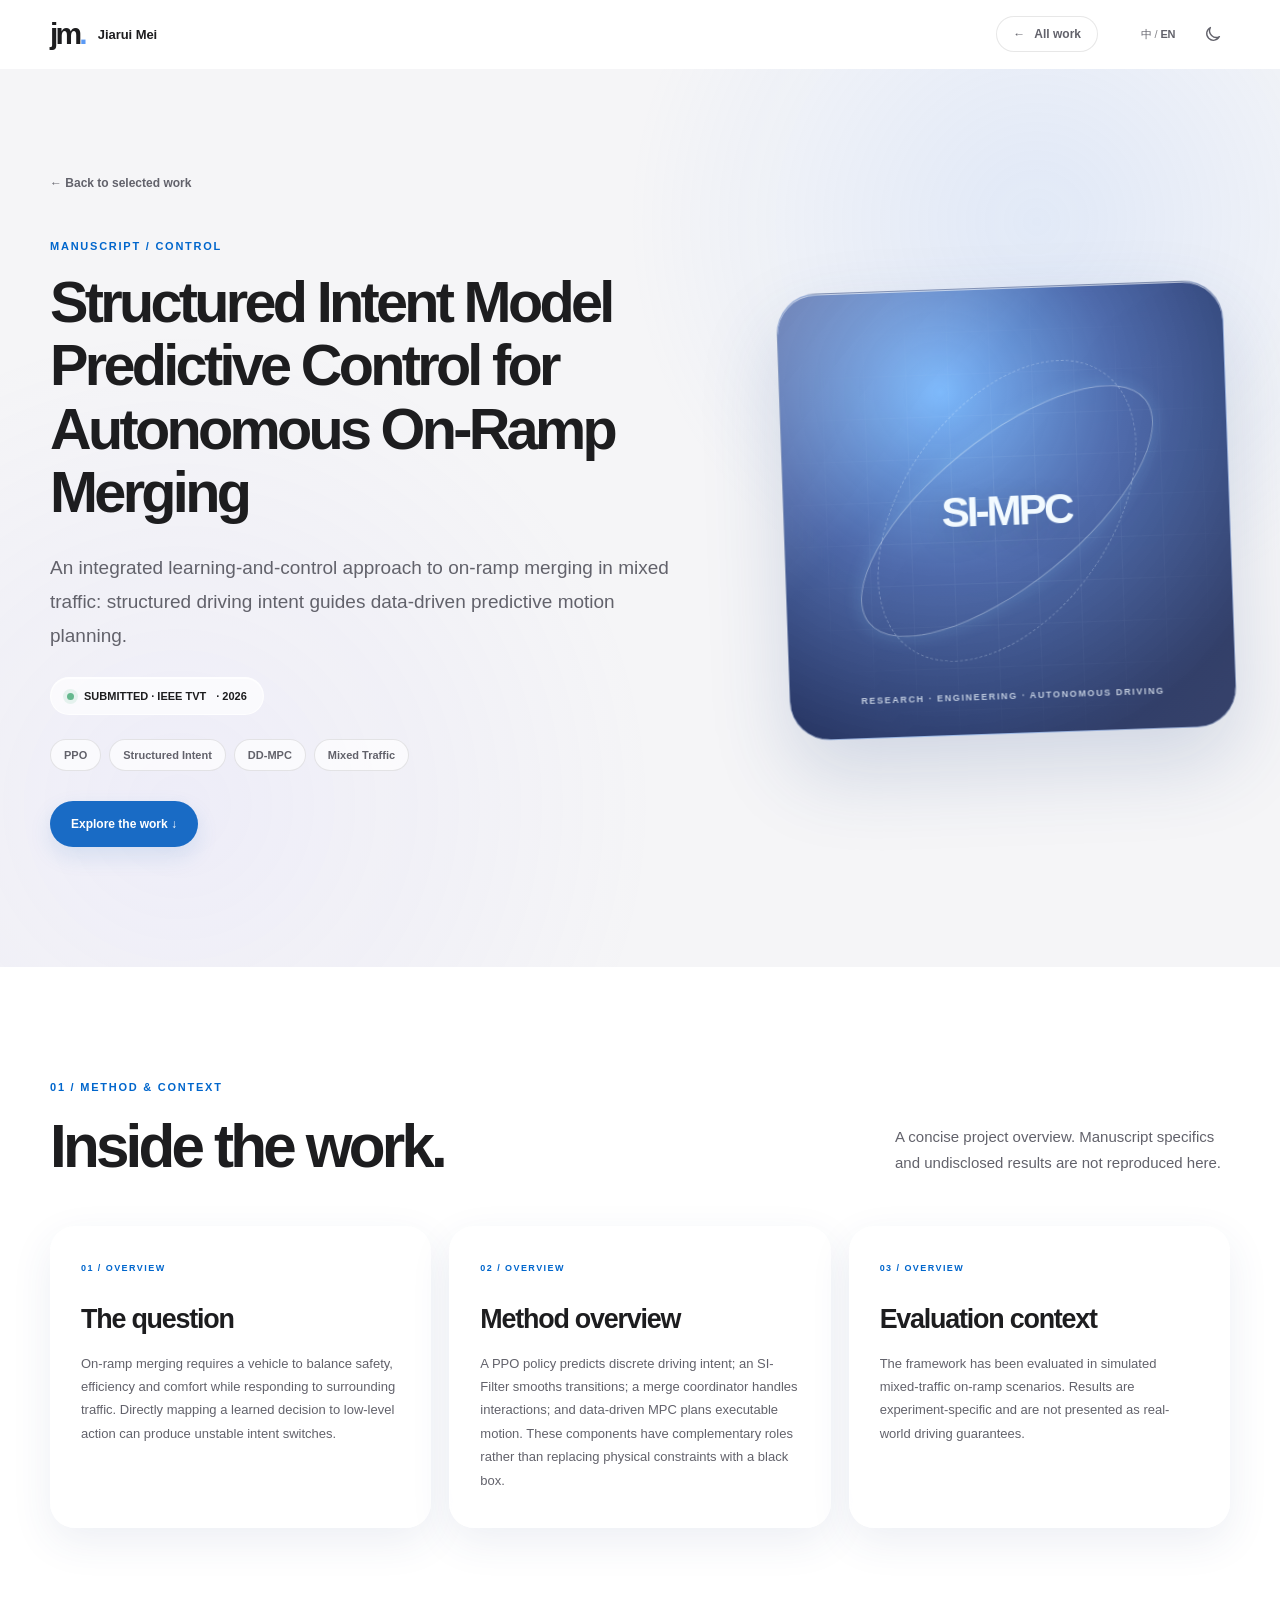
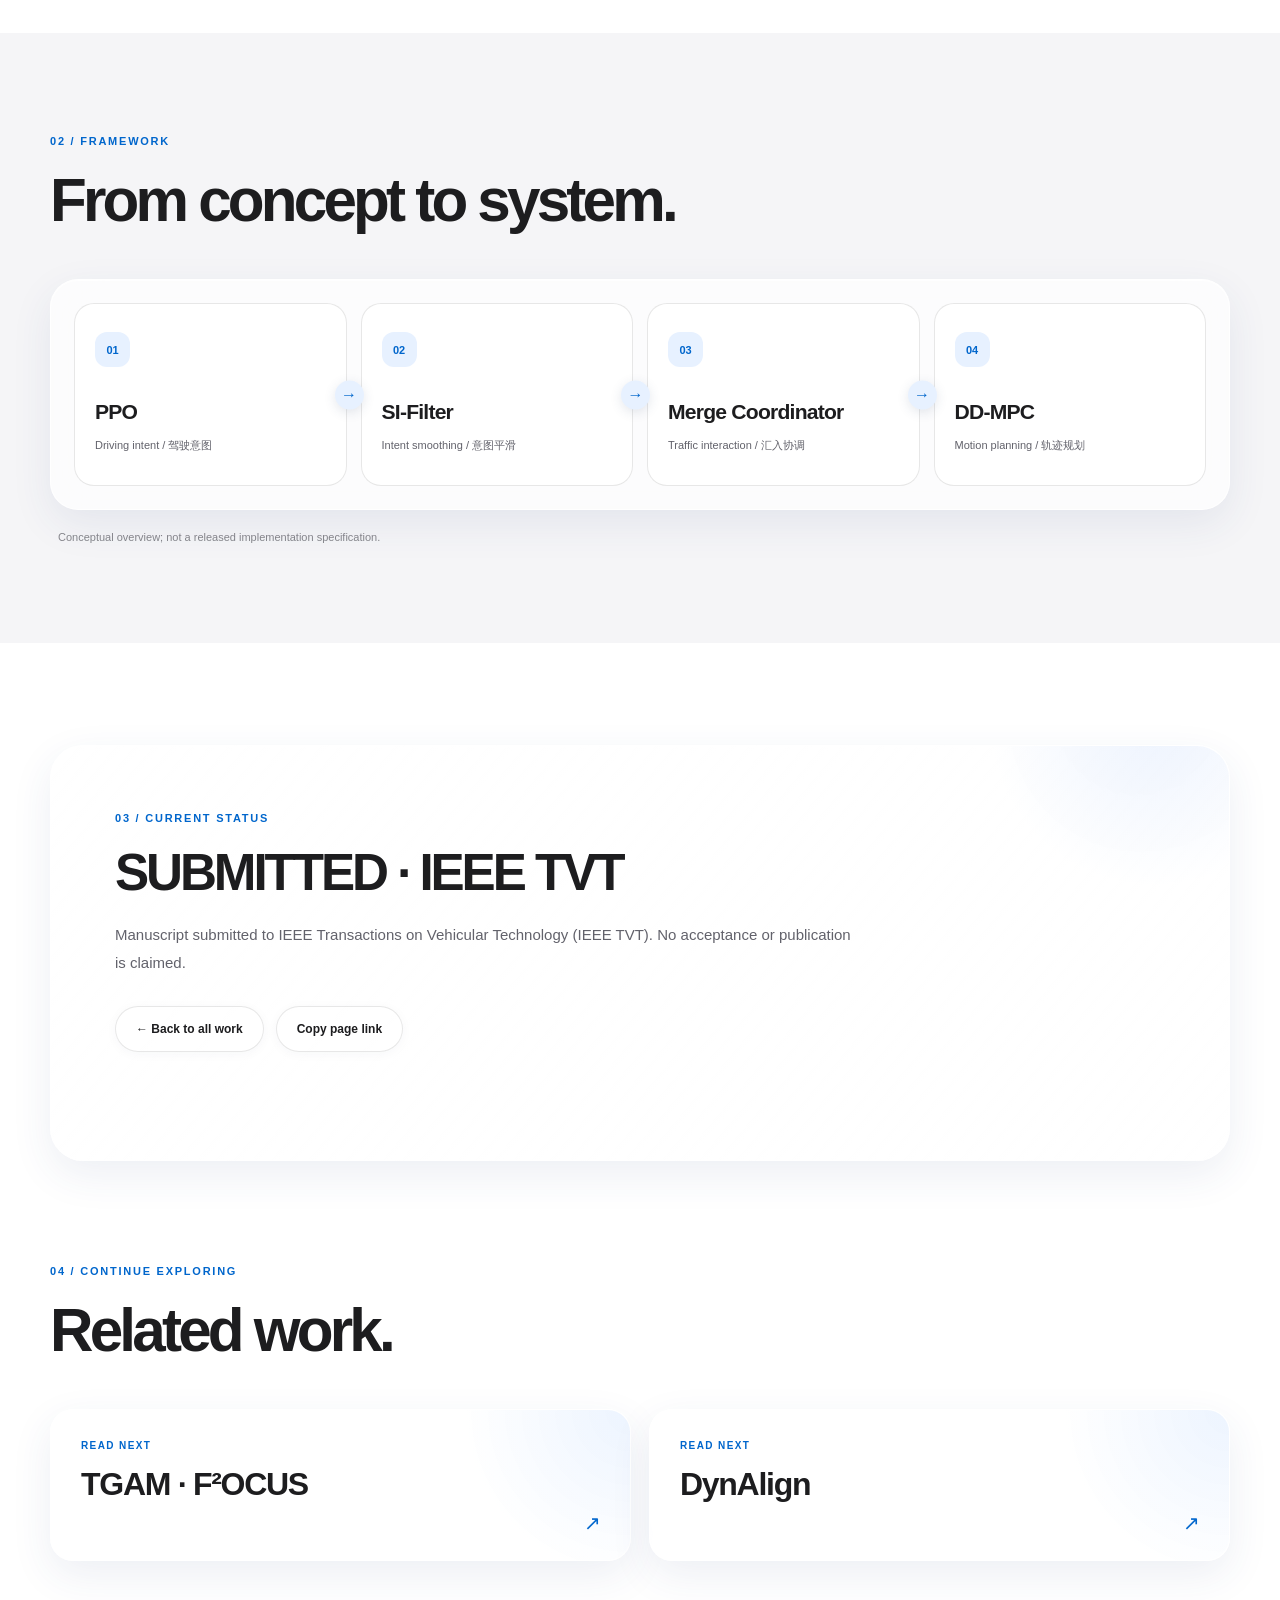
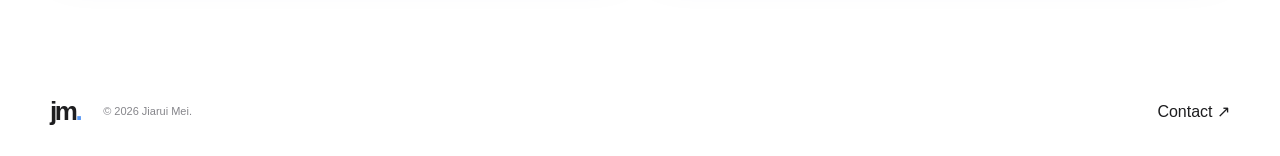
<file: details/simpc.html>
<!doctype html>
<html lang="en" data-language="en" data-theme="light"><head>
<meta charset="utf-8"><meta name="viewport" content="width=device-width,initial-scale=1"><meta name="theme-color" content="#f5f5f7">
<meta name="description" content="SI-MPC: An integrated learning-and-control approach to on-ramp merging in mixed traffic: structured driving intent guides data-driven predictive motion planning."><meta property="og:type" content="article"><meta property="og:title" content="Structured Intent Model Predictive Control for Autonomous On-Ramp Merging · Jiarui Mei">
<title>SI-MPC · Jiarui Mei</title><link rel="icon" href="../favicon.svg" type="image/svg+xml">
<script>try{const t=localStorage.getItem('theme');if(t)document.documentElement.dataset.theme=t;const l=localStorage.getItem('language');if(l){document.documentElement.dataset.language=l;document.documentElement.lang=l==='zh'?'zh-CN':'en'}}catch(e){}</script>
<link rel="stylesheet" href="../style.css"><link rel="stylesheet" href="../detail.css"><script src="../detail.js" defer></script></head>
<body class="detail-page">
<a class="skip-link" href="#detail-main">Skip to content</a><div class="reading-progress" aria-hidden="true"><span id="progress-fill"></span></div>
<header class="site-header detail-header"><nav class="shell detail-nav" aria-label="Detail navigation"><a class="wordmark" href="../index.html#home"><span class="brand-symbol">jm<span>.</span></span><span class="wordmark-name">Jiarui Mei</span></a>
<a class="detail-nav-back" href="../index.html#publications" aria-label="Back to homepage">← <span class="i18n-en">All work</span><span class="i18n-zh" lang="zh-CN">返回主页</span></a>
<div class="detail-controls"><button type="button" class="tool-button language-toggle" id="language-toggle" aria-label="Switch language">中 / EN</button>
<button type="button" class="tool-button theme-toggle" id="theme-toggle" aria-label="Toggle dark mode" aria-pressed="false"><svg class="moon-icon" viewBox="0 0 24 24" width="19" height="19" fill="none" stroke="currentColor" stroke-width="1.7" stroke-linecap="round" stroke-linejoin="round" aria-hidden="true"><path d="M20.8 14.6A8.4 8.4 0 0 1 9.4 3.2a8.5 8.5 0 1 0 11.4 11.4Z"/></svg><svg class="sun-icon" viewBox="0 0 24 24" width="19" height="19" fill="none" stroke="currentColor" stroke-width="1.7" stroke-linecap="round" aria-hidden="true"><circle cx="12" cy="12" r="4"/><path d="M12 2v2m0 16v2M4.93 4.93l1.41 1.41m11.32 11.32 1.41 1.41M2 12h2m16 0h2M4.93 19.07l1.41-1.41M17.66 6.34l1.41-1.41"/></svg></button></div></nav></header>
<main id="detail-main"><section class="detail-hero"><div class="shell detail-hero-grid"><div class="detail-hero-copy"><a href="../index.html#publications" class="detail-breadcrumb"><span class="i18n-en">← Back to selected work</span><span class="i18n-zh" lang="zh-CN">← 返回代表性工作</span></a><span class="eyebrow detail-category"><span class="i18n-en">MANUSCRIPT / CONTROL</span><span class="i18n-zh" lang="zh-CN">研究手稿 / 智能控制</span></span>
<h1>Structured Intent Model Predictive Control for Autonomous On-Ramp Merging</h1><p class="detail-lead"><span class="i18n-en">An integrated learning-and-control approach to on-ramp merging in mixed traffic: structured driving intent guides data-driven predictive motion planning.</span><span class="i18n-zh" lang="zh-CN">面向混合交通匝道汇入，将结构化驾驶意图与数据驱动模型预测控制结合，建立学习决策与运动规划协同的控制框架。</span></p>
<div class="detail-status glass-pill"><span class="status-dot" aria-hidden="true"></span><span class="i18n-en">SUBMITTED · IEEE TVT</span><span class="i18n-zh" lang="zh-CN">IEEE TVT · 在投</span><span>· 2026</span></div>
<div class="detail-tag-row"><span>PPO</span><span>Structured Intent</span><span>DD-MPC</span><span>Mixed Traffic</span></div>
<div class="detail-actions"><a href="#overview" class="detail-button magnetic"><span class="i18n-en">Explore the work ↓</span><span class="i18n-zh" lang="zh-CN">深入了解 ↓</span></a></div></div>
<div class="detail-art glass-item" aria-hidden="true"><div class="detail-art-grid"></div><div class="art-ring ring-one"></div><div class="art-ring ring-two"></div><span class="detail-art-mark">SI-MPC</span><span class="detail-art-caption">RESEARCH · ENGINEERING · AUTONOMOUS DRIVING</span></div></div></section>
<section class="detail-overview shell" id="overview"><div class="section-top"><div><span class="eyebrow">01 / <span class="i18n-en">METHOD &amp; CONTEXT</span><span class="i18n-zh" lang="zh-CN">方法与背景</span></span><h2><span class="i18n-en">Inside the work.</span><span class="i18n-zh" lang="zh-CN">研究细节。</span></h2></div><p class="section-intro"><span class="i18n-en">A concise project overview. Manuscript specifics and undisclosed results are not reproduced here.</span><span class="i18n-zh" lang="zh-CN">精选研究与工程概览，不披露未公开的论文细节或未经确认的实验结果。</span></p></div><div class="detail-body-grid"><article class="detail-text-block glass-item"><span class="eyebrow">01 / <span class="i18n-en">OVERVIEW</span><span class="i18n-zh" lang="zh-CN">内容概览</span></span><h2><span class="i18n-en">The question</span><span class="i18n-zh" lang="zh-CN">研究问题</span></h2><p><span class="i18n-en">On-ramp merging requires a vehicle to balance safety, efficiency and comfort while responding to surrounding traffic. Directly mapping a learned decision to low-level action can produce unstable intent switches.</span><span class="i18n-zh" lang="zh-CN">匝道汇入需要在动态交通交互中兼顾安全、效率与舒适性。若将学习策略输出直接用于底层动作，驾驶意图容易发生频繁切换。</span></p></article><article class="detail-text-block glass-item"><span class="eyebrow">02 / <span class="i18n-en">OVERVIEW</span><span class="i18n-zh" lang="zh-CN">内容概览</span></span><h2><span class="i18n-en">Method overview</span><span class="i18n-zh" lang="zh-CN">核心方法</span></h2><p><span class="i18n-en">A PPO policy predicts discrete driving intent; an SI-Filter smooths transitions; a merge coordinator handles interactions; and data-driven MPC plans executable motion. These components have complementary roles rather than replacing physical constraints with a black box.</span><span class="i18n-zh" lang="zh-CN">使用 PPO 预测离散驾驶意图，经 SI-Filter 平滑、Merge Coordinator 协调汇入交互，再由数据驱动 MPC 输出运动规划。模块分工明确，使学习决策与可执行控制形成闭环。</span></p></article><article class="detail-text-block glass-item"><span class="eyebrow">03 / <span class="i18n-en">OVERVIEW</span><span class="i18n-zh" lang="zh-CN">内容概览</span></span><h2><span class="i18n-en">Evaluation context</span><span class="i18n-zh" lang="zh-CN">评测范围</span></h2><p><span class="i18n-en">The framework has been evaluated in simulated mixed-traffic on-ramp scenarios. Results are experiment-specific and are not presented as real-world driving guarantees.</span><span class="i18n-zh" lang="zh-CN">已在混合交通匝道汇入仿真场景中开展评测。所有仿真结果均受实验设置约束，不等同于实车安全保证。</span></p></article></div></section>
<section class="detail-process"><div class="shell"><div class="section-top"><div><span class="eyebrow">02 / <span class="i18n-en">FRAMEWORK</span><span class="i18n-zh" lang="zh-CN">框架</span></span><h2><span class="i18n-en">From concept to system.</span><span class="i18n-zh" lang="zh-CN">从概念到系统。</span></h2></div></div><div class="process-flow glass-item"><div class="flow-step"><span>01</span><strong>PPO</strong><small>Driving intent / 驾驶意图</small></div><div class="flow-step"><span>02</span><strong>SI-Filter</strong><small>Intent smoothing / 意图平滑</small></div><div class="flow-step"><span>03</span><strong>Merge Coordinator</strong><small>Traffic interaction / 汇入协调</small></div><div class="flow-step"><span>04</span><strong>DD-MPC</strong><small>Motion planning / 轨迹规划</small></div></div><p class="detail-framework-note"><span class="i18n-en">Conceptual overview; not a released implementation specification.</span><span class="i18n-zh" lang="zh-CN">概念性框架概览，并非公开实现规范。</span></p></div></section>
<section class="detail-outcome shell"><div class="detail-outcome-panel glass-item"><span class="eyebrow">03 / <span class="i18n-en">CURRENT STATUS</span><span class="i18n-zh" lang="zh-CN">当前进展</span></span><h2><span class="i18n-en">SUBMITTED · IEEE TVT</span><span class="i18n-zh" lang="zh-CN">IEEE TVT · 在投</span></h2><p><span class="i18n-en">Manuscript submitted to IEEE Transactions on Vehicular Technology (IEEE TVT). No acceptance or publication is claimed.</span><span class="i18n-zh" lang="zh-CN">已投稿 IEEE Transactions on Vehicular Technology（IEEE TVT），目前在投，不代表已录用或发表。</span></p><div class="detail-actions"><a href="../index.html#publications" class="detail-button secondary"><span class="i18n-en">← Back to all work</span><span class="i18n-zh" lang="zh-CN">← 查看全部研究</span></a><button id="copy-link" type="button" class="detail-button secondary"><span class="i18n-en">Copy page link</span><span class="i18n-zh" lang="zh-CN">复制页面链接</span></button></div><p id="copy-feedback" class="copy-feedback" role="status" aria-live="polite"></p></div></section>
<section class="detail-related shell"><div class="section-top"><div><span class="eyebrow">04 / <span class="i18n-en">CONTINUE EXPLORING</span><span class="i18n-zh" lang="zh-CN">继续探索</span></span><h2><span class="i18n-en">Related work.</span><span class="i18n-zh" lang="zh-CN">相关研究。</span></h2></div></div><div class="related-grid"><a class="related-card glass-item" href="tgam.html"><span class="related-mini"><span class="i18n-en">READ NEXT</span><span class="i18n-zh" lang="zh-CN">继续阅读</span></span><strong>TGAM · F²OCUS</strong><span class="related-arrow" aria-hidden="true">↗</span></a><a class="related-card glass-item" href="dynalign.html"><span class="related-mini"><span class="i18n-en">READ NEXT</span><span class="i18n-zh" lang="zh-CN">继续阅读</span></span><strong>DynAlign</strong><span class="related-arrow" aria-hidden="true">↗</span></a></div></section>
</main><footer class="site-footer"><div class="shell footer-inner"><div><a class="footer-wordmark" href="../index.html#home">jm<span>.</span></a><span class="footer-copy">© 2026 Jiarui Mei.</span></div><a href="../index.html#contact"><span class="i18n-en">Contact ↗</span><span class="i18n-zh" lang="zh-CN">联系方式 ↗</span></a></div></footer></body></html>
</file>
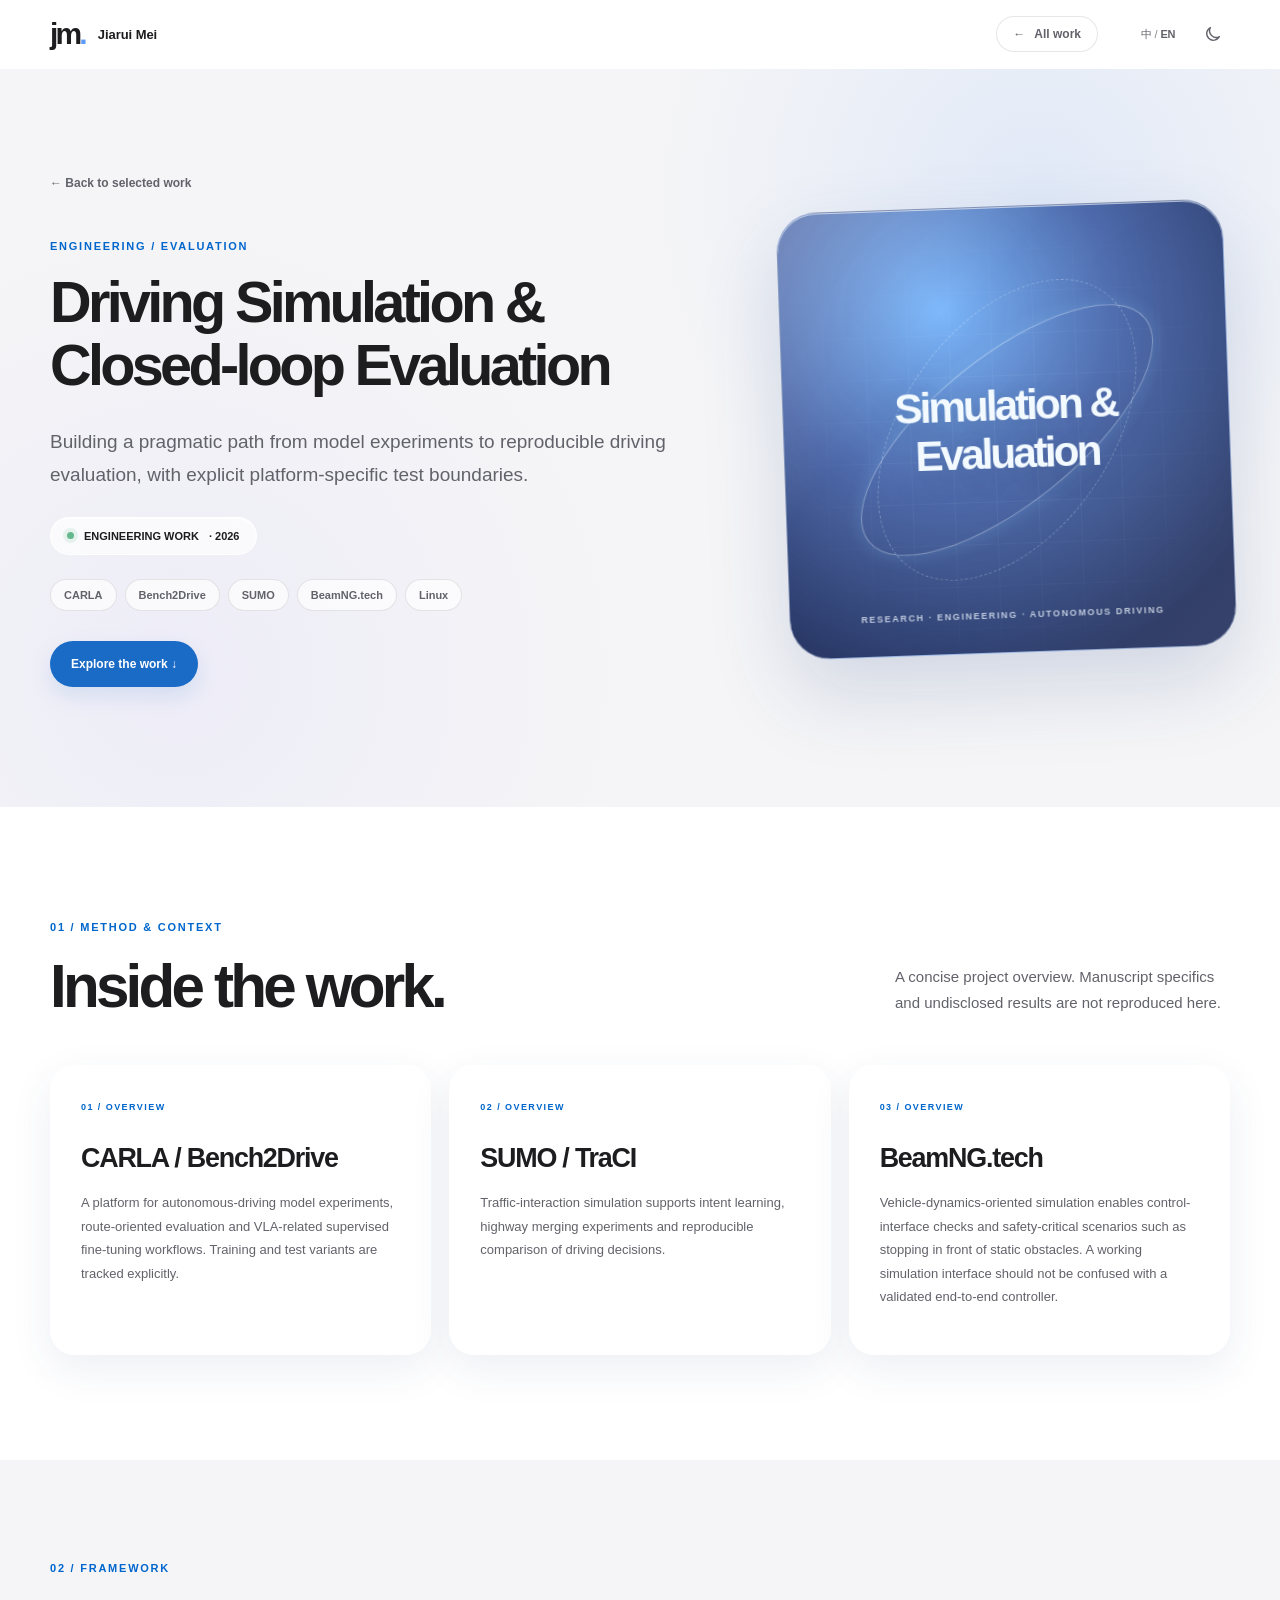
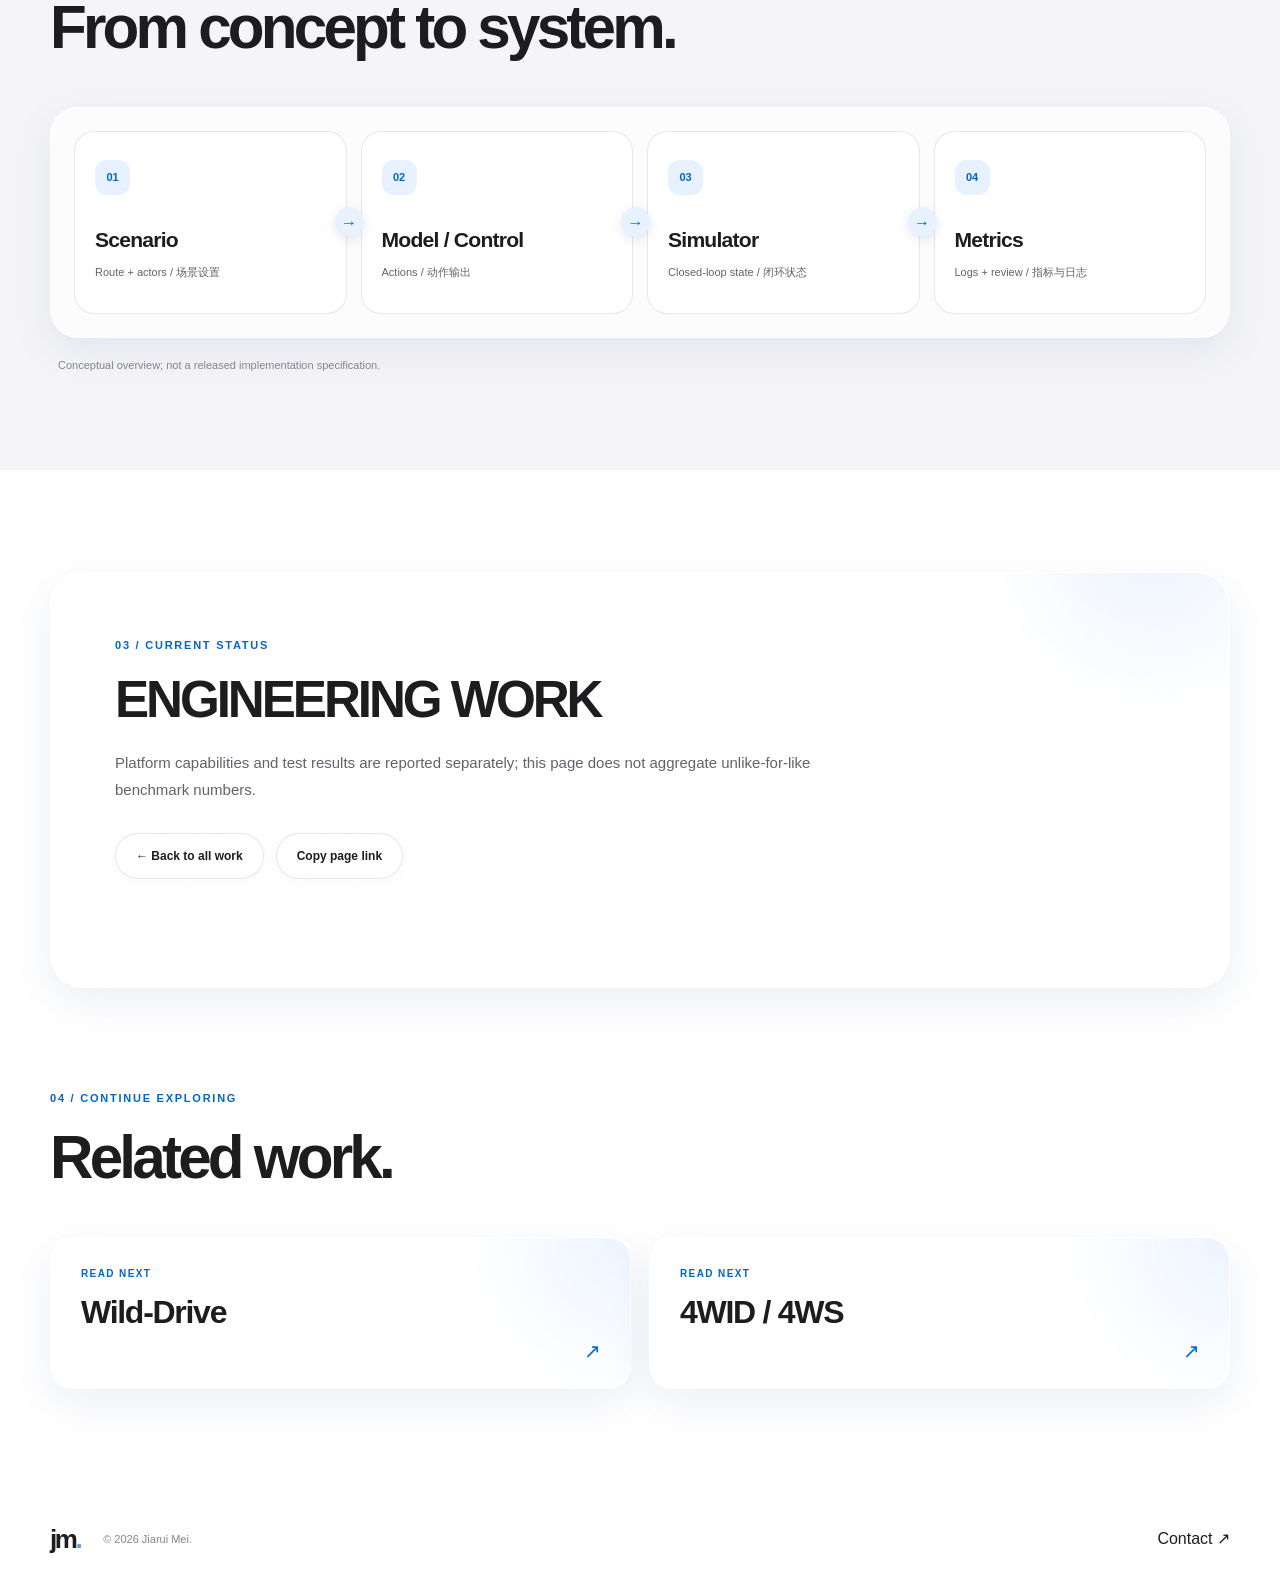
<file: details/simulation.html>
<!doctype html>
<html lang="en" data-language="en" data-theme="light"><head>
<meta charset="utf-8"><meta name="viewport" content="width=device-width,initial-scale=1"><meta name="theme-color" content="#f5f5f7">
<meta name="description" content="Simulation &amp; Evaluation: Building a pragmatic path from model experiments to reproducible driving evaluation, with explicit platform-specific test boundaries."><meta property="og:type" content="article"><meta property="og:title" content="Driving Simulation &amp; Closed-loop Evaluation · Jiarui Mei">
<title>Simulation &amp; Evaluation · Jiarui Mei</title><link rel="icon" href="../favicon.svg" type="image/svg+xml">
<script>try{const t=localStorage.getItem('theme');if(t)document.documentElement.dataset.theme=t;const l=localStorage.getItem('language');if(l){document.documentElement.dataset.language=l;document.documentElement.lang=l==='zh'?'zh-CN':'en'}}catch(e){}</script>
<link rel="stylesheet" href="../style.css"><link rel="stylesheet" href="../detail.css"><script src="../detail.js" defer></script></head>
<body class="detail-page">
<a class="skip-link" href="#detail-main">Skip to content</a><div class="reading-progress" aria-hidden="true"><span id="progress-fill"></span></div>
<header class="site-header detail-header"><nav class="shell detail-nav" aria-label="Detail navigation"><a class="wordmark" href="../index.html#home"><span class="brand-symbol">jm<span>.</span></span><span class="wordmark-name">Jiarui Mei</span></a>
<a class="detail-nav-back" href="../index.html#engineering" aria-label="Back to homepage">← <span class="i18n-en">All work</span><span class="i18n-zh" lang="zh-CN">返回主页</span></a>
<div class="detail-controls"><button type="button" class="tool-button language-toggle" id="language-toggle" aria-label="Switch language">中 / EN</button>
<button type="button" class="tool-button theme-toggle" id="theme-toggle" aria-label="Toggle dark mode" aria-pressed="false"><svg class="moon-icon" viewBox="0 0 24 24" width="19" height="19" fill="none" stroke="currentColor" stroke-width="1.7" stroke-linecap="round" stroke-linejoin="round" aria-hidden="true"><path d="M20.8 14.6A8.4 8.4 0 0 1 9.4 3.2a8.5 8.5 0 1 0 11.4 11.4Z"/></svg><svg class="sun-icon" viewBox="0 0 24 24" width="19" height="19" fill="none" stroke="currentColor" stroke-width="1.7" stroke-linecap="round" aria-hidden="true"><circle cx="12" cy="12" r="4"/><path d="M12 2v2m0 16v2M4.93 4.93l1.41 1.41m11.32 11.32 1.41 1.41M2 12h2m16 0h2M4.93 19.07l1.41-1.41M17.66 6.34l1.41-1.41"/></svg></button></div></nav></header>
<main id="detail-main"><section class="detail-hero"><div class="shell detail-hero-grid"><div class="detail-hero-copy"><a href="../index.html#engineering" class="detail-breadcrumb"><span class="i18n-en">← Back to selected work</span><span class="i18n-zh" lang="zh-CN">← 返回代表性工作</span></a><span class="eyebrow detail-category"><span class="i18n-en">ENGINEERING / EVALUATION</span><span class="i18n-zh" lang="zh-CN">工程实践 / 仿真评测</span></span>
<h1>Driving Simulation &amp; Closed-loop Evaluation</h1><p class="detail-lead"><span class="i18n-en">Building a pragmatic path from model experiments to reproducible driving evaluation, with explicit platform-specific test boundaries.</span><span class="i18n-zh" lang="zh-CN">建立从模型实验到可复现驾驶评测的工程链路，并将不同仿真平台的测试边界分别记录。</span></p>
<div class="detail-status glass-pill"><span class="status-dot" aria-hidden="true"></span><span class="i18n-en">ENGINEERING WORK</span><span class="i18n-zh" lang="zh-CN">工程持续推进</span><span>· 2026</span></div>
<div class="detail-tag-row"><span>CARLA</span><span>Bench2Drive</span><span>SUMO</span><span>BeamNG.tech</span><span>Linux</span></div>
<div class="detail-actions"><a href="#overview" class="detail-button magnetic"><span class="i18n-en">Explore the work ↓</span><span class="i18n-zh" lang="zh-CN">深入了解 ↓</span></a></div></div>
<div class="detail-art glass-item" aria-hidden="true"><div class="detail-art-grid"></div><div class="art-ring ring-one"></div><div class="art-ring ring-two"></div><span class="detail-art-mark">Simulation &amp; Evaluation</span><span class="detail-art-caption">RESEARCH · ENGINEERING · AUTONOMOUS DRIVING</span></div></div></section>
<section class="detail-overview shell" id="overview"><div class="section-top"><div><span class="eyebrow">01 / <span class="i18n-en">METHOD &amp; CONTEXT</span><span class="i18n-zh" lang="zh-CN">方法与背景</span></span><h2><span class="i18n-en">Inside the work.</span><span class="i18n-zh" lang="zh-CN">研究细节。</span></h2></div><p class="section-intro"><span class="i18n-en">A concise project overview. Manuscript specifics and undisclosed results are not reproduced here.</span><span class="i18n-zh" lang="zh-CN">精选研究与工程概览，不披露未公开的论文细节或未经确认的实验结果。</span></p></div><div class="detail-body-grid"><article class="detail-text-block glass-item"><span class="eyebrow">01 / <span class="i18n-en">OVERVIEW</span><span class="i18n-zh" lang="zh-CN">内容概览</span></span><h2><span class="i18n-en">CARLA / Bench2Drive</span><span class="i18n-zh" lang="zh-CN">CARLA / Bench2Drive</span></h2><p><span class="i18n-en">A platform for autonomous-driving model experiments, route-oriented evaluation and VLA-related supervised fine-tuning workflows. Training and test variants are tracked explicitly.</span><span class="i18n-zh" lang="zh-CN">面向自动驾驶模型实验、基于路线的评估以及 VLA 监督微调流程，明确区分训练集、验证集及各测试配置。</span></p></article><article class="detail-text-block glass-item"><span class="eyebrow">02 / <span class="i18n-en">OVERVIEW</span><span class="i18n-zh" lang="zh-CN">内容概览</span></span><h2><span class="i18n-en">SUMO / TraCI</span><span class="i18n-zh" lang="zh-CN">SUMO / TraCI</span></h2><p><span class="i18n-en">Traffic-interaction simulation supports intent learning, highway merging experiments and reproducible comparison of driving decisions.</span><span class="i18n-zh" lang="zh-CN">交通交互仿真用于意图学习、匝道汇入研究以及驾驶决策方法的可复现对比。</span></p></article><article class="detail-text-block glass-item"><span class="eyebrow">03 / <span class="i18n-en">OVERVIEW</span><span class="i18n-zh" lang="zh-CN">内容概览</span></span><h2><span class="i18n-en">BeamNG.tech</span><span class="i18n-zh" lang="zh-CN">BeamNG.tech</span></h2><p><span class="i18n-en">Vehicle-dynamics-oriented simulation enables control-interface checks and safety-critical scenarios such as stopping in front of static obstacles. A working simulation interface should not be confused with a validated end-to-end controller.</span><span class="i18n-zh" lang="zh-CN">车辆动力学仿真适合验证控制接口与前方静态障碍刹停等安全场景；可运行的仿真接口并不等同于已验证的端到端控制系统。</span></p></article></div></section>
<section class="detail-process"><div class="shell"><div class="section-top"><div><span class="eyebrow">02 / <span class="i18n-en">FRAMEWORK</span><span class="i18n-zh" lang="zh-CN">框架</span></span><h2><span class="i18n-en">From concept to system.</span><span class="i18n-zh" lang="zh-CN">从概念到系统。</span></h2></div></div><div class="process-flow glass-item"><div class="flow-step"><span>01</span><strong>Scenario</strong><small>Route + actors / 场景设置</small></div><div class="flow-step"><span>02</span><strong>Model / Control</strong><small>Actions / 动作输出</small></div><div class="flow-step"><span>03</span><strong>Simulator</strong><small>Closed-loop state / 闭环状态</small></div><div class="flow-step"><span>04</span><strong>Metrics</strong><small>Logs + review / 指标与日志</small></div></div><p class="detail-framework-note"><span class="i18n-en">Conceptual overview; not a released implementation specification.</span><span class="i18n-zh" lang="zh-CN">概念性框架概览，并非公开实现规范。</span></p></div></section>
<section class="detail-outcome shell"><div class="detail-outcome-panel glass-item"><span class="eyebrow">03 / <span class="i18n-en">CURRENT STATUS</span><span class="i18n-zh" lang="zh-CN">当前进展</span></span><h2><span class="i18n-en">ENGINEERING WORK</span><span class="i18n-zh" lang="zh-CN">工程持续推进</span></h2><p><span class="i18n-en">Platform capabilities and test results are reported separately; this page does not aggregate unlike-for-like benchmark numbers.</span><span class="i18n-zh" lang="zh-CN">不同平台能力与测试结果分别报告，不将不可直接比较的基准成绩混为一谈。</span></p><div class="detail-actions"><a href="../index.html#engineering" class="detail-button secondary"><span class="i18n-en">← Back to all work</span><span class="i18n-zh" lang="zh-CN">← 查看全部研究</span></a><button id="copy-link" type="button" class="detail-button secondary"><span class="i18n-en">Copy page link</span><span class="i18n-zh" lang="zh-CN">复制页面链接</span></button></div><p id="copy-feedback" class="copy-feedback" role="status" aria-live="polite"></p></div></section>
<section class="detail-related shell"><div class="section-top"><div><span class="eyebrow">04 / <span class="i18n-en">CONTINUE EXPLORING</span><span class="i18n-zh" lang="zh-CN">继续探索</span></span><h2><span class="i18n-en">Related work.</span><span class="i18n-zh" lang="zh-CN">相关研究。</span></h2></div></div><div class="related-grid"><a class="related-card glass-item" href="wilddrive.html"><span class="related-mini"><span class="i18n-en">READ NEXT</span><span class="i18n-zh" lang="zh-CN">继续阅读</span></span><strong>Wild-Drive</strong><span class="related-arrow" aria-hidden="true">↗</span></a><a class="related-card glass-item" href="fourws.html"><span class="related-mini"><span class="i18n-en">READ NEXT</span><span class="i18n-zh" lang="zh-CN">继续阅读</span></span><strong>4WID / 4WS</strong><span class="related-arrow" aria-hidden="true">↗</span></a></div></section>
</main><footer class="site-footer"><div class="shell footer-inner"><div><a class="footer-wordmark" href="../index.html#home">jm<span>.</span></a><span class="footer-copy">© 2026 Jiarui Mei.</span></div><a href="../index.html#contact"><span class="i18n-en">Contact ↗</span><span class="i18n-zh" lang="zh-CN">联系方式 ↗</span></a></div></footer></body></html>
</file>
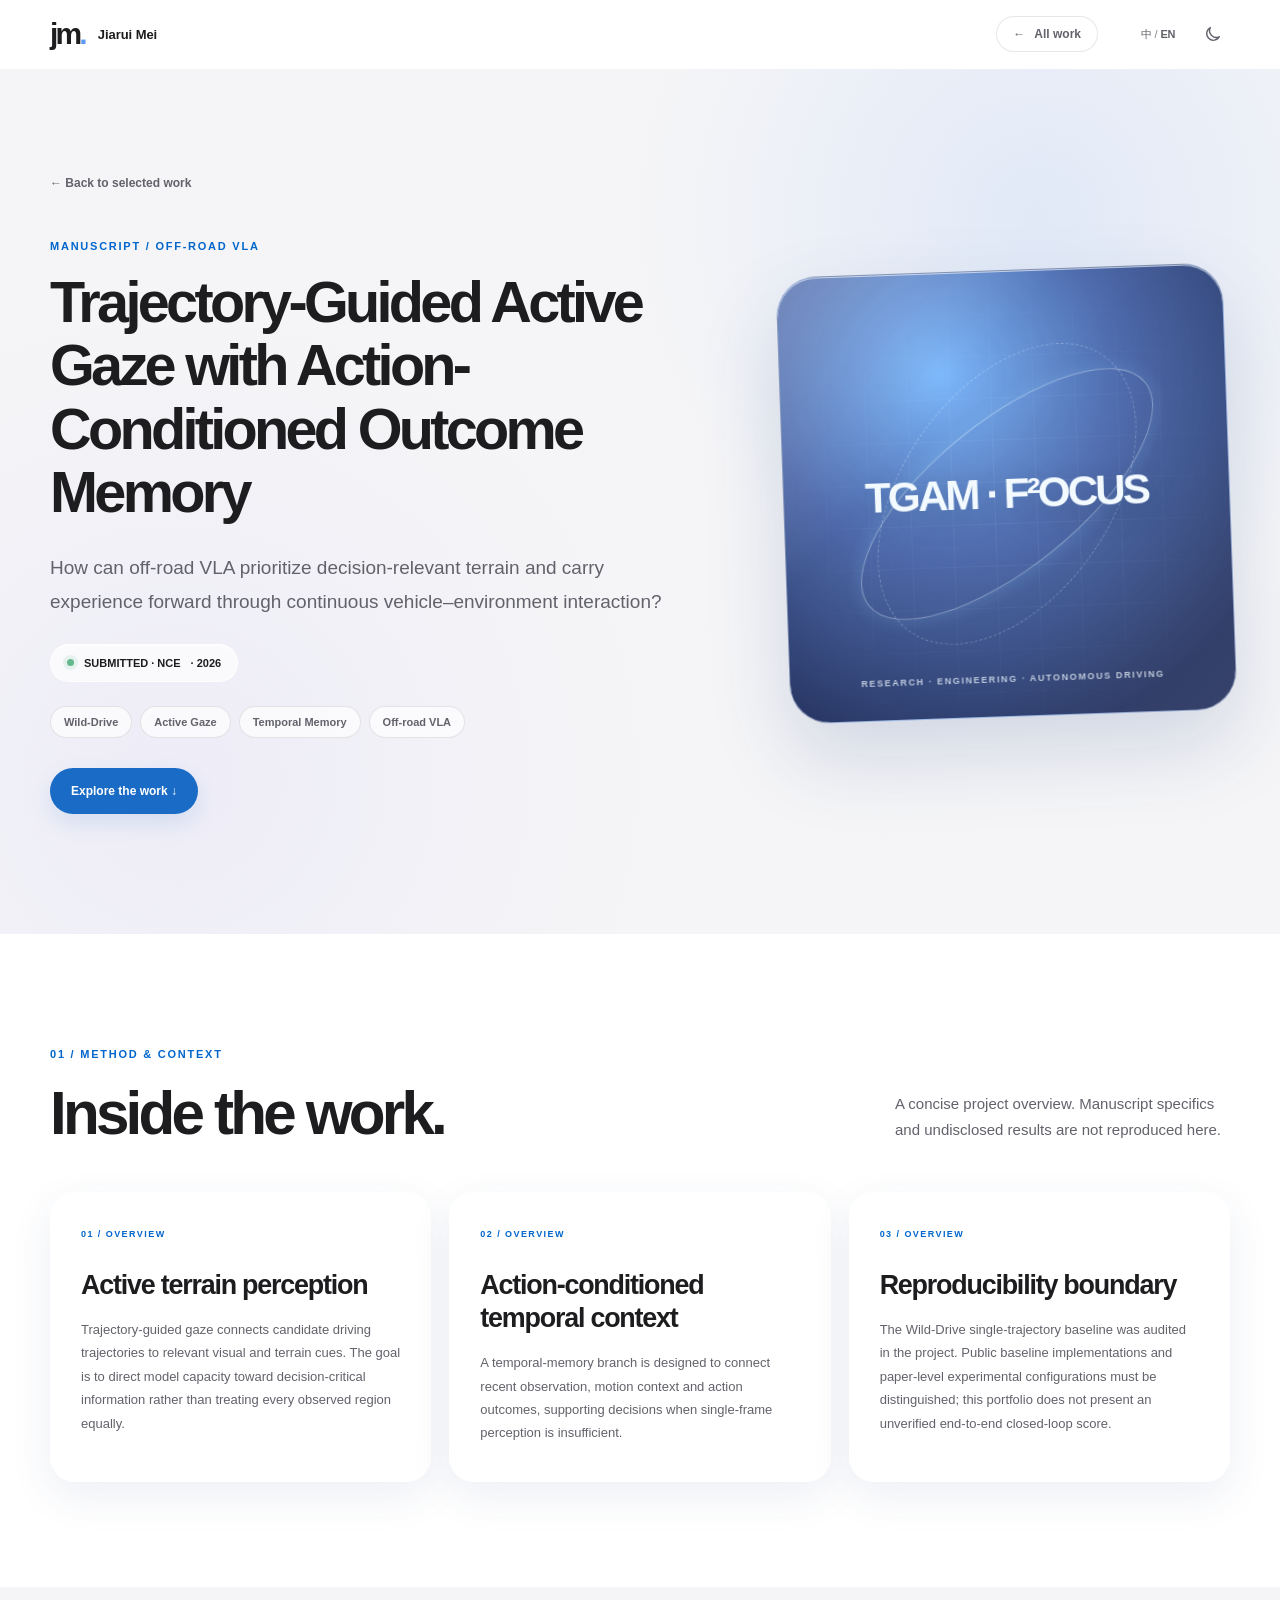
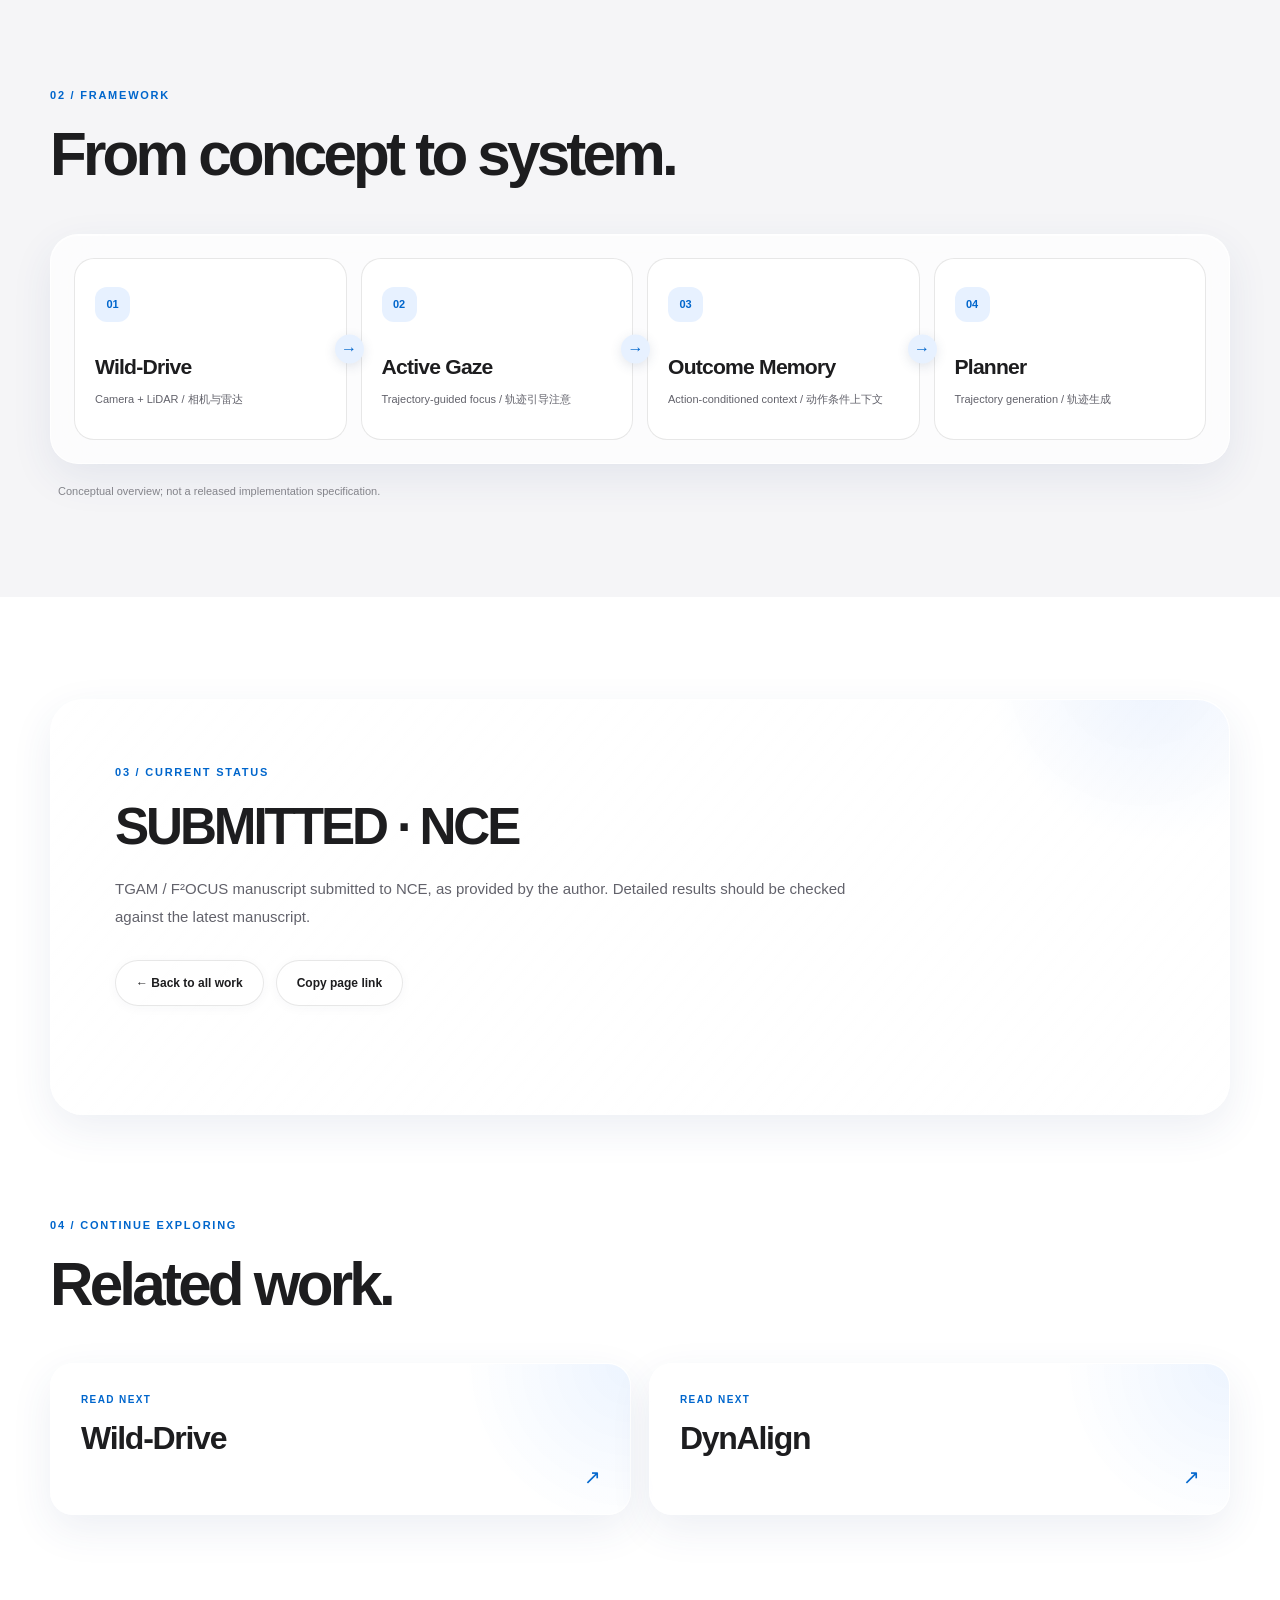
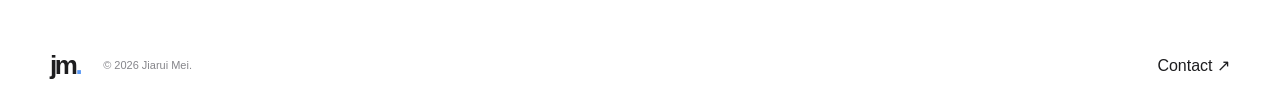
<file: details/tgam.html>
<!doctype html>
<html lang="en" data-language="en" data-theme="light"><head>
<meta charset="utf-8"><meta name="viewport" content="width=device-width,initial-scale=1"><meta name="theme-color" content="#f5f5f7">
<meta name="description" content="TGAM · F²OCUS: How can off-road VLA prioritize decision-relevant terrain and carry experience forward through continuous vehicle–environment interaction?"><meta property="og:type" content="article"><meta property="og:title" content="Trajectory-Guided Active Gaze with Action-Conditioned Outcome Memory · Jiarui Mei">
<title>TGAM · F²OCUS · Jiarui Mei</title><link rel="icon" href="../favicon.svg" type="image/svg+xml">
<script>try{const t=localStorage.getItem('theme');if(t)document.documentElement.dataset.theme=t;const l=localStorage.getItem('language');if(l){document.documentElement.dataset.language=l;document.documentElement.lang=l==='zh'?'zh-CN':'en'}}catch(e){}</script>
<link rel="stylesheet" href="../style.css"><link rel="stylesheet" href="../detail.css"><script src="../detail.js" defer></script></head>
<body class="detail-page">
<a class="skip-link" href="#detail-main">Skip to content</a><div class="reading-progress" aria-hidden="true"><span id="progress-fill"></span></div>
<header class="site-header detail-header"><nav class="shell detail-nav" aria-label="Detail navigation"><a class="wordmark" href="../index.html#home"><span class="brand-symbol">jm<span>.</span></span><span class="wordmark-name">Jiarui Mei</span></a>
<a class="detail-nav-back" href="../index.html#publications" aria-label="Back to homepage">← <span class="i18n-en">All work</span><span class="i18n-zh" lang="zh-CN">返回主页</span></a>
<div class="detail-controls"><button type="button" class="tool-button language-toggle" id="language-toggle" aria-label="Switch language">中 / EN</button>
<button type="button" class="tool-button theme-toggle" id="theme-toggle" aria-label="Toggle dark mode" aria-pressed="false"><svg class="moon-icon" viewBox="0 0 24 24" width="19" height="19" fill="none" stroke="currentColor" stroke-width="1.7" stroke-linecap="round" stroke-linejoin="round" aria-hidden="true"><path d="M20.8 14.6A8.4 8.4 0 0 1 9.4 3.2a8.5 8.5 0 1 0 11.4 11.4Z"/></svg><svg class="sun-icon" viewBox="0 0 24 24" width="19" height="19" fill="none" stroke="currentColor" stroke-width="1.7" stroke-linecap="round" aria-hidden="true"><circle cx="12" cy="12" r="4"/><path d="M12 2v2m0 16v2M4.93 4.93l1.41 1.41m11.32 11.32 1.41 1.41M2 12h2m16 0h2M4.93 19.07l1.41-1.41M17.66 6.34l1.41-1.41"/></svg></button></div></nav></header>
<main id="detail-main"><section class="detail-hero"><div class="shell detail-hero-grid"><div class="detail-hero-copy"><a href="../index.html#publications" class="detail-breadcrumb"><span class="i18n-en">← Back to selected work</span><span class="i18n-zh" lang="zh-CN">← 返回代表性工作</span></a><span class="eyebrow detail-category"><span class="i18n-en">MANUSCRIPT / OFF-ROAD VLA</span><span class="i18n-zh" lang="zh-CN">研究手稿 / 越野 VLA</span></span>
<h1>Trajectory-Guided Active Gaze with Action-Conditioned Outcome Memory</h1><p class="detail-lead"><span class="i18n-en">How can off-road VLA prioritize decision-relevant terrain and carry experience forward through continuous vehicle–environment interaction?</span><span class="i18n-zh" lang="zh-CN">越野 VLA 如何主动选择与当前决策相关的地形信息，并利用连续车辆—场景交互形成有用的时序上下文？</span></p>
<div class="detail-status glass-pill"><span class="status-dot" aria-hidden="true"></span><span class="i18n-en">SUBMITTED · NCE</span><span class="i18n-zh" lang="zh-CN">NCE · 在投</span><span>· 2026</span></div>
<div class="detail-tag-row"><span>Wild-Drive</span><span>Active Gaze</span><span>Temporal Memory</span><span>Off-road VLA</span></div>
<div class="detail-actions"><a href="#overview" class="detail-button magnetic"><span class="i18n-en">Explore the work ↓</span><span class="i18n-zh" lang="zh-CN">深入了解 ↓</span></a></div></div>
<div class="detail-art glass-item" aria-hidden="true"><div class="detail-art-grid"></div><div class="art-ring ring-one"></div><div class="art-ring ring-two"></div><span class="detail-art-mark">TGAM · F²OCUS</span><span class="detail-art-caption">RESEARCH · ENGINEERING · AUTONOMOUS DRIVING</span></div></div></section>
<section class="detail-overview shell" id="overview"><div class="section-top"><div><span class="eyebrow">01 / <span class="i18n-en">METHOD &amp; CONTEXT</span><span class="i18n-zh" lang="zh-CN">方法与背景</span></span><h2><span class="i18n-en">Inside the work.</span><span class="i18n-zh" lang="zh-CN">研究细节。</span></h2></div><p class="section-intro"><span class="i18n-en">A concise project overview. Manuscript specifics and undisclosed results are not reproduced here.</span><span class="i18n-zh" lang="zh-CN">精选研究与工程概览，不披露未公开的论文细节或未经确认的实验结果。</span></p></div><div class="detail-body-grid"><article class="detail-text-block glass-item"><span class="eyebrow">01 / <span class="i18n-en">OVERVIEW</span><span class="i18n-zh" lang="zh-CN">内容概览</span></span><h2><span class="i18n-en">Active terrain perception</span><span class="i18n-zh" lang="zh-CN">主动地形感知</span></h2><p><span class="i18n-en">Trajectory-guided gaze connects candidate driving trajectories to relevant visual and terrain cues. The goal is to direct model capacity toward decision-critical information rather than treating every observed region equally.</span><span class="i18n-zh" lang="zh-CN">通过候选轨迹引导主动注视，将规划意图关联至关键视觉与地形线索，使模型优先处理决策相关信息，而非等权关注所有区域。</span></p></article><article class="detail-text-block glass-item"><span class="eyebrow">02 / <span class="i18n-en">OVERVIEW</span><span class="i18n-zh" lang="zh-CN">内容概览</span></span><h2><span class="i18n-en">Action-conditioned temporal context</span><span class="i18n-zh" lang="zh-CN">动作条件时序记忆</span></h2><p><span class="i18n-en">A temporal-memory branch is designed to connect recent observation, motion context and action outcomes, supporting decisions when single-frame perception is insufficient.</span><span class="i18n-zh" lang="zh-CN">构建动作条件时序记忆分支，联合历史观察、车辆运动上下文与动作结果，为单帧感知不足的场景提供连续决策依据。</span></p></article><article class="detail-text-block glass-item"><span class="eyebrow">03 / <span class="i18n-en">OVERVIEW</span><span class="i18n-zh" lang="zh-CN">内容概览</span></span><h2><span class="i18n-en">Reproducibility boundary</span><span class="i18n-zh" lang="zh-CN">复现边界</span></h2><p><span class="i18n-en">The Wild-Drive single-trajectory baseline was audited in the project. Public baseline implementations and paper-level experimental configurations must be distinguished; this portfolio does not present an unverified end-to-end closed-loop score.</span><span class="i18n-zh" lang="zh-CN">项目已开展 Wild-Drive 单轨迹基线审计。开源基线与论文级实验配置需严格区分；主页不展示未经确认的完整闭环成绩。</span></p></article></div></section>
<section class="detail-process"><div class="shell"><div class="section-top"><div><span class="eyebrow">02 / <span class="i18n-en">FRAMEWORK</span><span class="i18n-zh" lang="zh-CN">框架</span></span><h2><span class="i18n-en">From concept to system.</span><span class="i18n-zh" lang="zh-CN">从概念到系统。</span></h2></div></div><div class="process-flow glass-item"><div class="flow-step"><span>01</span><strong>Wild-Drive</strong><small>Camera + LiDAR / 相机与雷达</small></div><div class="flow-step"><span>02</span><strong>Active Gaze</strong><small>Trajectory-guided focus / 轨迹引导注意</small></div><div class="flow-step"><span>03</span><strong>Outcome Memory</strong><small>Action-conditioned context / 动作条件上下文</small></div><div class="flow-step"><span>04</span><strong>Planner</strong><small>Trajectory generation / 轨迹生成</small></div></div><p class="detail-framework-note"><span class="i18n-en">Conceptual overview; not a released implementation specification.</span><span class="i18n-zh" lang="zh-CN">概念性框架概览，并非公开实现规范。</span></p></div></section>
<section class="detail-outcome shell"><div class="detail-outcome-panel glass-item"><span class="eyebrow">03 / <span class="i18n-en">CURRENT STATUS</span><span class="i18n-zh" lang="zh-CN">当前进展</span></span><h2><span class="i18n-en">SUBMITTED · NCE</span><span class="i18n-zh" lang="zh-CN">NCE · 在投</span></h2><p><span class="i18n-en">TGAM / F²OCUS manuscript submitted to NCE, as provided by the author. Detailed results should be checked against the latest manuscript.</span><span class="i18n-zh" lang="zh-CN">TGAM / F²OCUS 已投 NCE（按作者提供的最新信息）。具体结果以最新投稿稿件为准。</span></p><div class="detail-actions"><a href="../index.html#publications" class="detail-button secondary"><span class="i18n-en">← Back to all work</span><span class="i18n-zh" lang="zh-CN">← 查看全部研究</span></a><button id="copy-link" type="button" class="detail-button secondary"><span class="i18n-en">Copy page link</span><span class="i18n-zh" lang="zh-CN">复制页面链接</span></button></div><p id="copy-feedback" class="copy-feedback" role="status" aria-live="polite"></p></div></section>
<section class="detail-related shell"><div class="section-top"><div><span class="eyebrow">04 / <span class="i18n-en">CONTINUE EXPLORING</span><span class="i18n-zh" lang="zh-CN">继续探索</span></span><h2><span class="i18n-en">Related work.</span><span class="i18n-zh" lang="zh-CN">相关研究。</span></h2></div></div><div class="related-grid"><a class="related-card glass-item" href="wilddrive.html"><span class="related-mini"><span class="i18n-en">READ NEXT</span><span class="i18n-zh" lang="zh-CN">继续阅读</span></span><strong>Wild-Drive</strong><span class="related-arrow" aria-hidden="true">↗</span></a><a class="related-card glass-item" href="dynalign.html"><span class="related-mini"><span class="i18n-en">READ NEXT</span><span class="i18n-zh" lang="zh-CN">继续阅读</span></span><strong>DynAlign</strong><span class="related-arrow" aria-hidden="true">↗</span></a></div></section>
</main><footer class="site-footer"><div class="shell footer-inner"><div><a class="footer-wordmark" href="../index.html#home">jm<span>.</span></a><span class="footer-copy">© 2026 Jiarui Mei.</span></div><a href="../index.html#contact"><span class="i18n-en">Contact ↗</span><span class="i18n-zh" lang="zh-CN">联系方式 ↗</span></a></div></footer></body></html>
</file>
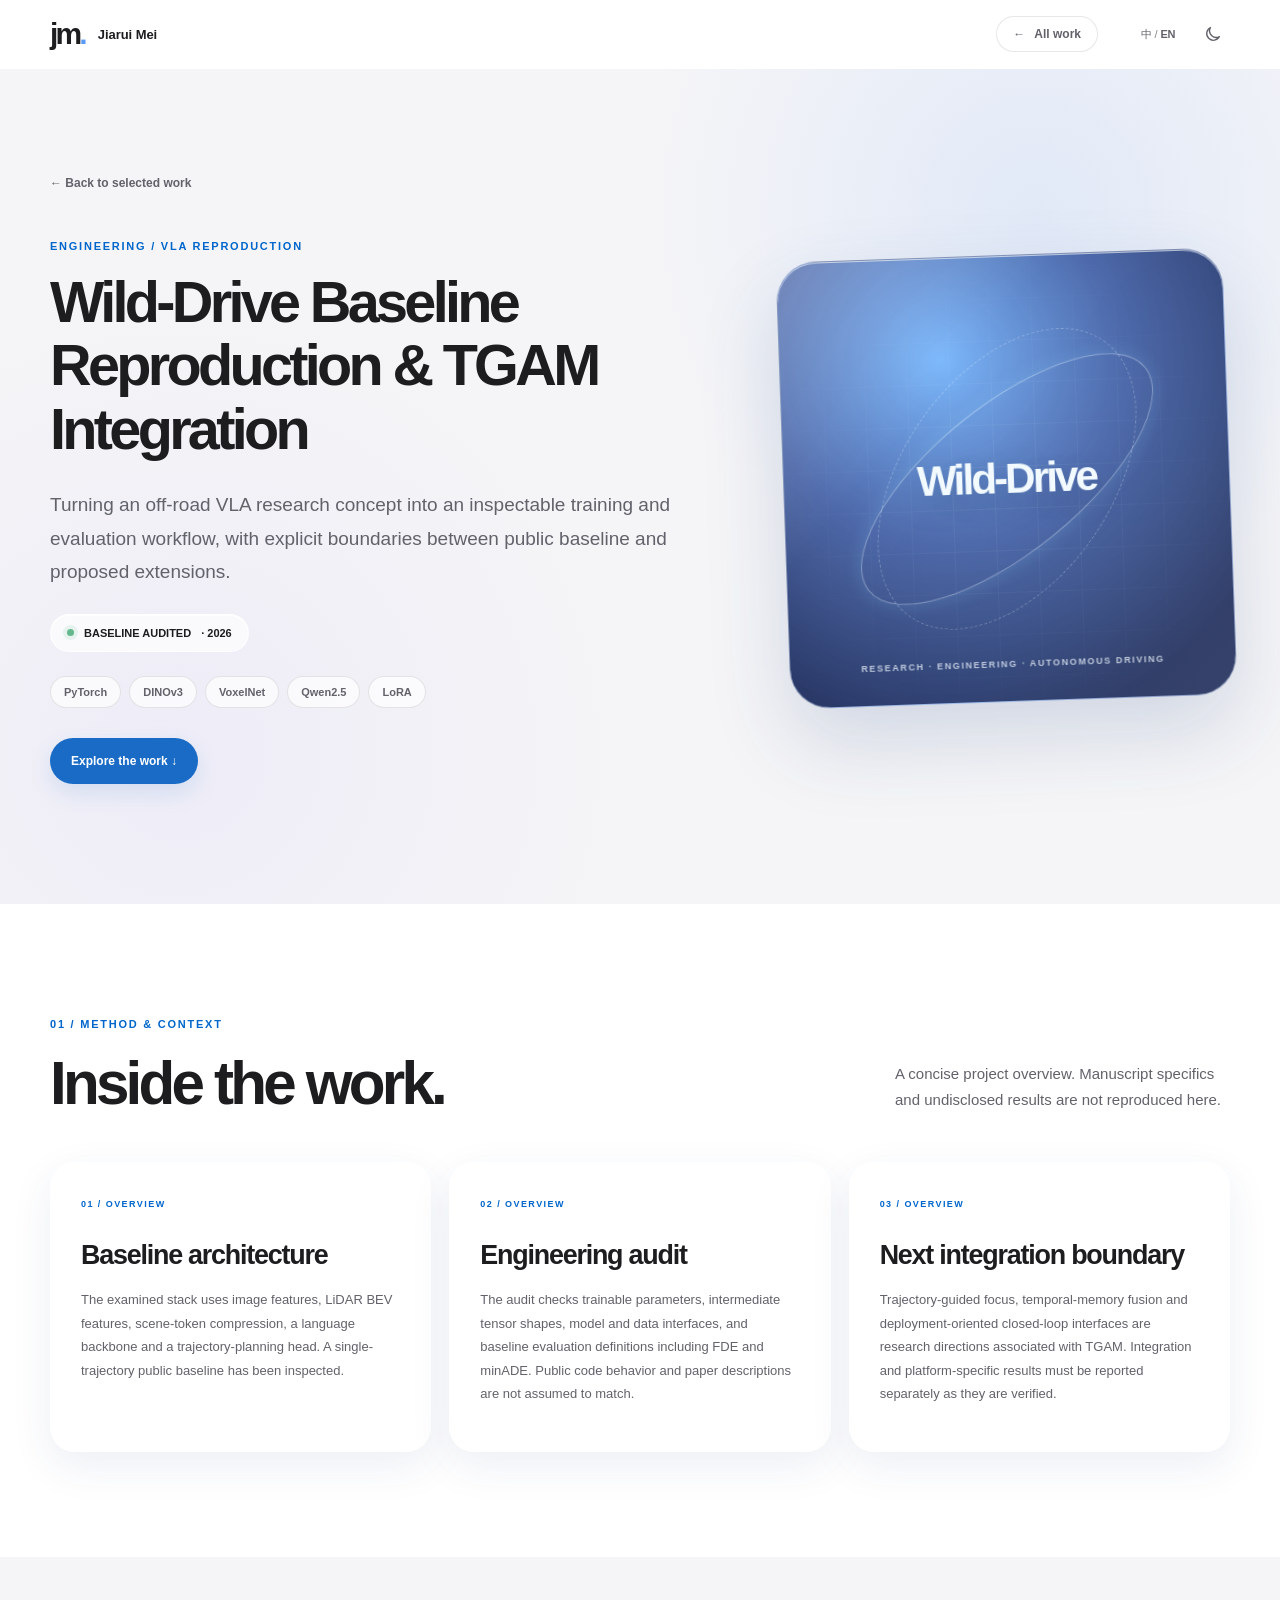
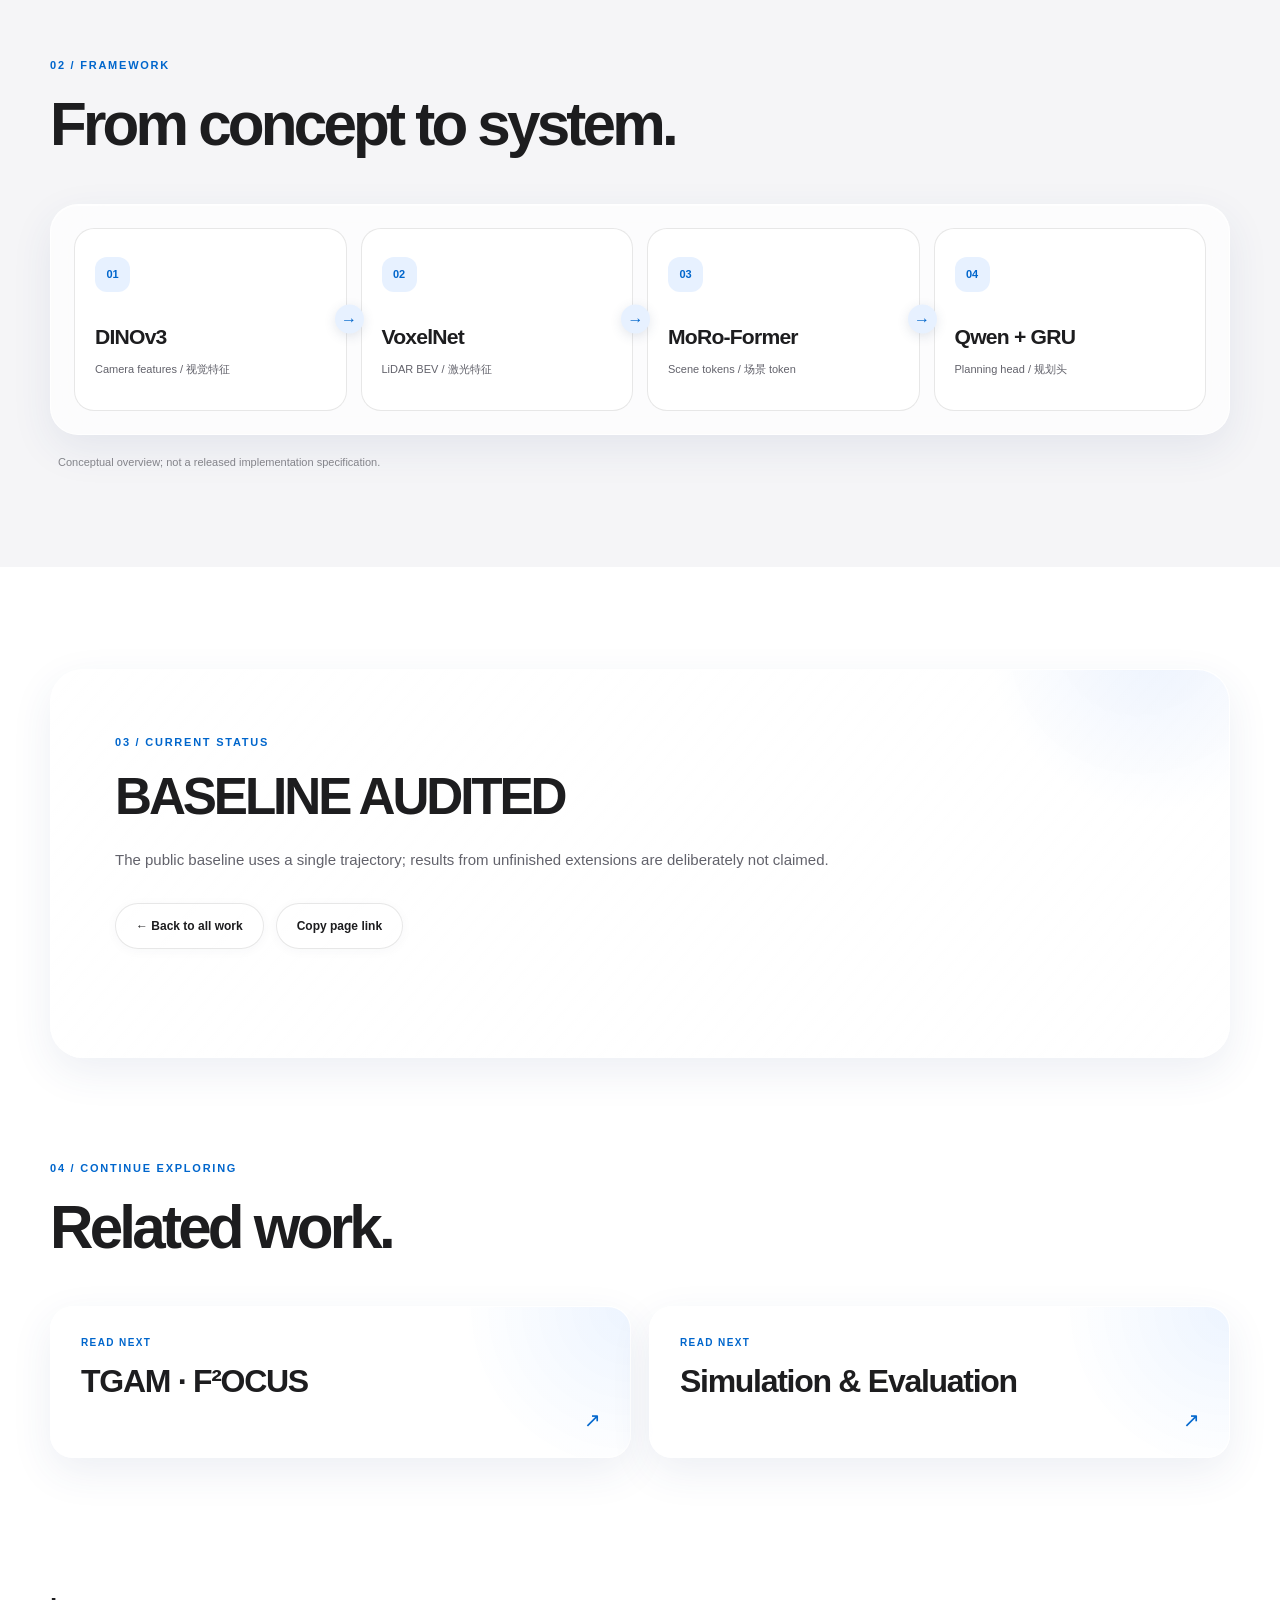
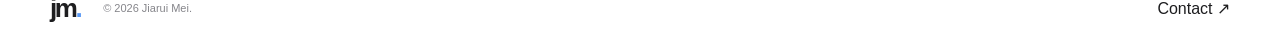
<file: details/wilddrive.html>
<!doctype html>
<html lang="en" data-language="en" data-theme="light"><head>
<meta charset="utf-8"><meta name="viewport" content="width=device-width,initial-scale=1"><meta name="theme-color" content="#f5f5f7">
<meta name="description" content="Wild-Drive: Turning an off-road VLA research concept into an inspectable training and evaluation workflow, with explicit boundaries between public baseline and proposed extensions."><meta property="og:type" content="article"><meta property="og:title" content="Wild-Drive Baseline Reproduction &amp; TGAM Integration · Jiarui Mei">
<title>Wild-Drive · Jiarui Mei</title><link rel="icon" href="../favicon.svg" type="image/svg+xml">
<script>try{const t=localStorage.getItem('theme');if(t)document.documentElement.dataset.theme=t;const l=localStorage.getItem('language');if(l){document.documentElement.dataset.language=l;document.documentElement.lang=l==='zh'?'zh-CN':'en'}}catch(e){}</script>
<link rel="stylesheet" href="../style.css"><link rel="stylesheet" href="../detail.css"><script src="../detail.js" defer></script></head>
<body class="detail-page">
<a class="skip-link" href="#detail-main">Skip to content</a><div class="reading-progress" aria-hidden="true"><span id="progress-fill"></span></div>
<header class="site-header detail-header"><nav class="shell detail-nav" aria-label="Detail navigation"><a class="wordmark" href="../index.html#home"><span class="brand-symbol">jm<span>.</span></span><span class="wordmark-name">Jiarui Mei</span></a>
<a class="detail-nav-back" href="../index.html#engineering" aria-label="Back to homepage">← <span class="i18n-en">All work</span><span class="i18n-zh" lang="zh-CN">返回主页</span></a>
<div class="detail-controls"><button type="button" class="tool-button language-toggle" id="language-toggle" aria-label="Switch language">中 / EN</button>
<button type="button" class="tool-button theme-toggle" id="theme-toggle" aria-label="Toggle dark mode" aria-pressed="false"><svg class="moon-icon" viewBox="0 0 24 24" width="19" height="19" fill="none" stroke="currentColor" stroke-width="1.7" stroke-linecap="round" stroke-linejoin="round" aria-hidden="true"><path d="M20.8 14.6A8.4 8.4 0 0 1 9.4 3.2a8.5 8.5 0 1 0 11.4 11.4Z"/></svg><svg class="sun-icon" viewBox="0 0 24 24" width="19" height="19" fill="none" stroke="currentColor" stroke-width="1.7" stroke-linecap="round" aria-hidden="true"><circle cx="12" cy="12" r="4"/><path d="M12 2v2m0 16v2M4.93 4.93l1.41 1.41m11.32 11.32 1.41 1.41M2 12h2m16 0h2M4.93 19.07l1.41-1.41M17.66 6.34l1.41-1.41"/></svg></button></div></nav></header>
<main id="detail-main"><section class="detail-hero"><div class="shell detail-hero-grid"><div class="detail-hero-copy"><a href="../index.html#engineering" class="detail-breadcrumb"><span class="i18n-en">← Back to selected work</span><span class="i18n-zh" lang="zh-CN">← 返回代表性工作</span></a><span class="eyebrow detail-category"><span class="i18n-en">ENGINEERING / VLA REPRODUCTION</span><span class="i18n-zh" lang="zh-CN">工程实践 / VLA 基线复现</span></span>
<h1>Wild-Drive Baseline Reproduction &amp; TGAM Integration</h1><p class="detail-lead"><span class="i18n-en">Turning an off-road VLA research concept into an inspectable training and evaluation workflow, with explicit boundaries between public baseline and proposed extensions.</span><span class="i18n-zh" lang="zh-CN">将越野 VLA 思路落实为可检查的训练与评测流程，并明确区分公开基线与新增方法模块。</span></p>
<div class="detail-status glass-pill"><span class="status-dot" aria-hidden="true"></span><span class="i18n-en">BASELINE AUDITED</span><span class="i18n-zh" lang="zh-CN">基线已审计</span><span>· 2026</span></div>
<div class="detail-tag-row"><span>PyTorch</span><span>DINOv3</span><span>VoxelNet</span><span>Qwen2.5</span><span>LoRA</span></div>
<div class="detail-actions"><a href="#overview" class="detail-button magnetic"><span class="i18n-en">Explore the work ↓</span><span class="i18n-zh" lang="zh-CN">深入了解 ↓</span></a></div></div>
<div class="detail-art glass-item" aria-hidden="true"><div class="detail-art-grid"></div><div class="art-ring ring-one"></div><div class="art-ring ring-two"></div><span class="detail-art-mark">Wild-Drive</span><span class="detail-art-caption">RESEARCH · ENGINEERING · AUTONOMOUS DRIVING</span></div></div></section>
<section class="detail-overview shell" id="overview"><div class="section-top"><div><span class="eyebrow">01 / <span class="i18n-en">METHOD &amp; CONTEXT</span><span class="i18n-zh" lang="zh-CN">方法与背景</span></span><h2><span class="i18n-en">Inside the work.</span><span class="i18n-zh" lang="zh-CN">研究细节。</span></h2></div><p class="section-intro"><span class="i18n-en">A concise project overview. Manuscript specifics and undisclosed results are not reproduced here.</span><span class="i18n-zh" lang="zh-CN">精选研究与工程概览，不披露未公开的论文细节或未经确认的实验结果。</span></p></div><div class="detail-body-grid"><article class="detail-text-block glass-item"><span class="eyebrow">01 / <span class="i18n-en">OVERVIEW</span><span class="i18n-zh" lang="zh-CN">内容概览</span></span><h2><span class="i18n-en">Baseline architecture</span><span class="i18n-zh" lang="zh-CN">基线架构</span></h2><p><span class="i18n-en">The examined stack uses image features, LiDAR BEV features, scene-token compression, a language backbone and a trajectory-planning head. A single-trajectory public baseline has been inspected.</span><span class="i18n-zh" lang="zh-CN">已审计的技术链路包括相机图像特征、LiDAR BEV、场景 token 压缩、语言模型主干与轨迹规划头，并核查了公开单轨迹基线。</span></p></article><article class="detail-text-block glass-item"><span class="eyebrow">02 / <span class="i18n-en">OVERVIEW</span><span class="i18n-zh" lang="zh-CN">内容概览</span></span><h2><span class="i18n-en">Engineering audit</span><span class="i18n-zh" lang="zh-CN">工程审计</span></h2><p><span class="i18n-en">The audit checks trainable parameters, intermediate tensor shapes, model and data interfaces, and baseline evaluation definitions including FDE and minADE. Public code behavior and paper descriptions are not assumed to match.</span><span class="i18n-zh" lang="zh-CN">核查可训练参数、中间张量形状、模型与数据接口以及 FDE/minADE 等基线指标定义；不默认开源代码和论文叙述完全一致。</span></p></article><article class="detail-text-block glass-item"><span class="eyebrow">03 / <span class="i18n-en">OVERVIEW</span><span class="i18n-zh" lang="zh-CN">内容概览</span></span><h2><span class="i18n-en">Next integration boundary</span><span class="i18n-zh" lang="zh-CN">后续集成</span></h2><p><span class="i18n-en">Trajectory-guided focus, temporal-memory fusion and deployment-oriented closed-loop interfaces are research directions associated with TGAM. Integration and platform-specific results must be reported separately as they are verified.</span><span class="i18n-zh" lang="zh-CN">轨迹引导的关注区域、时序记忆融合及面向部署的闭环接口属于 TGAM 后续研究方向，相关实现与平台结果需逐项验证后再披露。</span></p></article></div></section>
<section class="detail-process"><div class="shell"><div class="section-top"><div><span class="eyebrow">02 / <span class="i18n-en">FRAMEWORK</span><span class="i18n-zh" lang="zh-CN">框架</span></span><h2><span class="i18n-en">From concept to system.</span><span class="i18n-zh" lang="zh-CN">从概念到系统。</span></h2></div></div><div class="process-flow glass-item"><div class="flow-step"><span>01</span><strong>DINOv3</strong><small>Camera features / 视觉特征</small></div><div class="flow-step"><span>02</span><strong>VoxelNet</strong><small>LiDAR BEV / 激光特征</small></div><div class="flow-step"><span>03</span><strong>MoRo-Former</strong><small>Scene tokens / 场景 token</small></div><div class="flow-step"><span>04</span><strong>Qwen + GRU</strong><small>Planning head / 规划头</small></div></div><p class="detail-framework-note"><span class="i18n-en">Conceptual overview; not a released implementation specification.</span><span class="i18n-zh" lang="zh-CN">概念性框架概览，并非公开实现规范。</span></p></div></section>
<section class="detail-outcome shell"><div class="detail-outcome-panel glass-item"><span class="eyebrow">03 / <span class="i18n-en">CURRENT STATUS</span><span class="i18n-zh" lang="zh-CN">当前进展</span></span><h2><span class="i18n-en">BASELINE AUDITED</span><span class="i18n-zh" lang="zh-CN">基线已审计</span></h2><p><span class="i18n-en">The public baseline uses a single trajectory; results from unfinished extensions are deliberately not claimed.</span><span class="i18n-zh" lang="zh-CN">公开基线以单轨迹输出为主；不宣称尚未核实的扩展模型实验成果。</span></p><div class="detail-actions"><a href="../index.html#engineering" class="detail-button secondary"><span class="i18n-en">← Back to all work</span><span class="i18n-zh" lang="zh-CN">← 查看全部研究</span></a><button id="copy-link" type="button" class="detail-button secondary"><span class="i18n-en">Copy page link</span><span class="i18n-zh" lang="zh-CN">复制页面链接</span></button></div><p id="copy-feedback" class="copy-feedback" role="status" aria-live="polite"></p></div></section>
<section class="detail-related shell"><div class="section-top"><div><span class="eyebrow">04 / <span class="i18n-en">CONTINUE EXPLORING</span><span class="i18n-zh" lang="zh-CN">继续探索</span></span><h2><span class="i18n-en">Related work.</span><span class="i18n-zh" lang="zh-CN">相关研究。</span></h2></div></div><div class="related-grid"><a class="related-card glass-item" href="tgam.html"><span class="related-mini"><span class="i18n-en">READ NEXT</span><span class="i18n-zh" lang="zh-CN">继续阅读</span></span><strong>TGAM · F²OCUS</strong><span class="related-arrow" aria-hidden="true">↗</span></a><a class="related-card glass-item" href="simulation.html"><span class="related-mini"><span class="i18n-en">READ NEXT</span><span class="i18n-zh" lang="zh-CN">继续阅读</span></span><strong>Simulation &amp; Evaluation</strong><span class="related-arrow" aria-hidden="true">↗</span></a></div></section>
</main><footer class="site-footer"><div class="shell footer-inner"><div><a class="footer-wordmark" href="../index.html#home">jm<span>.</span></a><span class="footer-copy">© 2026 Jiarui Mei.</span></div><a href="../index.html#contact"><span class="i18n-en">Contact ↗</span><span class="i18n-zh" lang="zh-CN">联系方式 ↗</span></a></div></footer></body></html>
</file>
<file: style.css>
/* Jiarui Mei — a dependency-free, responsive academic portfolio. */
:root {
  color-scheme: light;
  --bg: #ffffff;
  --surface: #f5f5f7;
  --surface-raised: #ffffff;
  --text: #1d1d1f;
  --muted: #62626b;
  --faint: #86868b;
  --line: rgba(29,29,31,.105);
  --accent: #0066cc;
  --accent-soft: #e7f1ff;
  --nav: rgba(255,255,255,.79);
  --shadow: 0 16px 55px rgba(29,29,31,.035);
  --radius: 24px;
  --ease: cubic-bezier(.22,1,.36,1);
  font-synthesis: none;
}
[data-theme="dark"] {
  color-scheme: dark;
  --bg: #101115;
  --surface: #1b1c22;
  --surface-raised: #23242b;
  --text: #f5f5f7;
  --muted: #b3b3bd;
  --faint: #9899a7;
  --line: rgba(255,255,255,.115);
  --accent: #80baff;
  --accent-soft: #253751;
  --nav: rgba(19,20,25,.79);
  --shadow: 0 18px 56px rgba(0,0,0,.16);
}
*, *::before, *::after { box-sizing: border-box; }
html { scroll-behavior: smooth; scroll-padding-top: 85px; }
body { margin: 0; background: var(--bg); color: var(--text); font-family: -apple-system, BlinkMacSystemFont, "SF Pro Display", "SF Pro Text", "Segoe UI", "PingFang SC", "Hiragino Sans GB", "Microsoft YaHei", sans-serif; font-size: 16px; -webkit-font-smoothing: antialiased; overflow-x: hidden; transition: background-color .42s ease, color .42s ease; }
::selection { background: #a2caff; color: #142840; }
a { color: inherit; text-decoration: none; }
button { font: inherit; }
button, a { -webkit-tap-highlight-color: transparent; }
button:focus-visible, a:focus-visible { outline: 3px solid var(--accent); outline-offset: 4px; }
svg { display: block; }
.shell { width: min(100% - 88px, 1180px); margin-inline: auto; }
.skip-link { position: fixed; left: 12px; top: -70px; z-index: 100; padding: 12px 20px; color: #fff; background: #0066cc; border-radius: 12px; }
.skip-link:focus { top: 12px; }
.reading-progress { position: fixed; inset: 0 0 auto; z-index: 90; height: 2px; pointer-events: none; }
.reading-progress span { display: block; height: 100%; width: 0; background: linear-gradient(90deg,#438cff,#9d85ff); transform-origin: 0 50%; }

/* Small, translucent navigation, without a heavy hero header. */
.site-header { position: sticky; top: 0; z-index: 60; background: var(--nav); border-bottom: 1px solid transparent; -webkit-backdrop-filter: saturate(180%) blur(24px); backdrop-filter: saturate(180%) blur(24px); transition: background .3s ease, border-color .3s ease, box-shadow .3s ease; }
.site-header.is-scrolled { border-color: var(--line); box-shadow: 0 3px 22px rgba(0,0,0,.025); }
.nav { height: 70px; display: flex; align-items: center; gap: 30px; }
.wordmark { display: inline-flex; align-items: center; gap: 13px; flex-shrink: 0; }
.brand-symbol, .footer-wordmark { font-size: 30px; font-weight: 760; letter-spacing: -.095em; line-height: 1; }
.brand-symbol span, .footer-wordmark span { color: #5b9af5; }
.wordmark-name { font-size: 13px; letter-spacing: -.005em; font-weight: 630; }
.nav-links { margin-left: auto; display: flex; align-items: center; gap: 26px; }
.nav-link { color: var(--muted); font-size: 12px; font-weight: 590; white-space: nowrap; transition: color .24s ease; }
.nav-link:hover, .nav-link.active { color: var(--text); }
.nav-tools { display: flex; align-items: center; gap: 7px; margin-left: 7px; }
.tool-button { height: 36px; min-width: 36px; display: grid; place-items: center; border: 0; background: transparent; color: var(--muted); border-radius: 10px; cursor: pointer; transition: color .24s ease, background .24s ease, transform .24s var(--ease); }
.tool-button:hover { color: var(--text); background: var(--surface); }
.tool-button:active { transform: scale(.93); }
.language-toggle { font-size: 11px; letter-spacing: -.025em; font-weight: 700; min-width: 49px; }
.tool-divider { color: var(--faint); font-weight: 400; margin: 0 2px; }
.sun-icon, [data-theme="dark"] .moon-icon { display: none; }
[data-theme="dark"] .sun-icon { display: block; }
.menu-toggle { display: none; position: relative; }
.menu-toggle span { position: absolute; height: 1.5px; width: 18px; background: currentColor; left: 9px; top: 14px; transition: transform .26s ease, top .26s ease; }
.menu-toggle span:last-child { top: 21px; }
.menu-toggle[aria-expanded="true"] span:first-child { top: 17px; transform: rotate(45deg); }
.menu-toggle[aria-expanded="true"] span:last-child { top: 17px; transform: rotate(-45deg); }

/* Hero — editorial type beside an abstract autonomous-system visualization. */
.hero { position: relative; isolation: isolate; min-height: 715px; display: flex; align-items: center; padding: 95px 0 115px; background: var(--bg); overflow: clip; }
.hero-backdrop { position: absolute; z-index: -1; pointer-events: none; width: 800px; height: 800px; border-radius: 50%; right: -390px; top: -340px; background: radial-gradient(circle, rgba(156,184,255,.10), transparent 69%); }
.hero-layout { display: grid; grid-template-columns: 1.05fr 1fr; gap: clamp(35px,5vw,90px); align-items: center; }
.hero-copy { position: relative; z-index: 2; padding-bottom: 19px; }
.eyebrow { display: block; color: var(--accent); font-size: 11px; font-weight: 760; letter-spacing: .16em; text-transform: uppercase; line-height: 1.55; }
.hero-eyebrow { display: flex; align-items: center; gap: 10px; margin-bottom: 28px; letter-spacing: .115em; }
.status-dot { width: 7px; height: 7px; flex-shrink: 0; border-radius: 100%; background: #55b98c; box-shadow: 0 0 0 4px rgba(85,185,140,.13); }
.hero-title { margin: 0; font-size: clamp(67px, 7.1vw, 105px); line-height: .99; letter-spacing: -.075em; font-weight: 720; }
.gradient-text { background: linear-gradient(100deg,#367dd1 3%,#779bdf 48%,#9c84df 94%); -webkit-background-clip: text; background-clip: text; color: transparent; white-space: nowrap; }
.hero-lead { max-width: 520px; margin: 32px 0 31px; color: var(--muted); font-size: clamp(17px,1.55vw,20px); line-height: 1.65; letter-spacing: -.016em; }
.hero-actions { display: flex; flex-wrap: wrap; gap: 12px; align-items: center; }
.button { min-height: 47px; padding: 0 21px; display: inline-flex; gap: 16px; align-items: center; justify-content: center; border: 1px solid transparent; border-radius: 999px; font-size: 13px; font-weight: 650; transition: transform .35s var(--ease), box-shadow .35s var(--ease), background .28s ease, border-color .28s ease, color .28s ease; }
.button svg { width: 16px; height: 16px; transition: transform .35s var(--ease); }
.button:hover svg { transform: translateX(3px); }
.button:active { transform: scale(.97); }
.button-primary { background: #1674dc; color: #fff; box-shadow: 0 7px 24px rgba(23,110,211,.15); }
.button-primary:hover { background: #075bb5; box-shadow: 0 11px 30px rgba(23,110,211,.24); transform: translateY(-2px); }
.button-subtle { background: var(--surface); color: var(--text); border-color: var(--line); }
.button-subtle:hover { background: var(--accent-soft); transform: translateY(-2px); }
.hero-meta { display: flex; gap: 10px; align-items: center; margin-top: 52px; color: var(--faint); font-size: 12px; letter-spacing: .015em; }
.hero-meta-icon { width: 23px; height: 23px; display: grid; place-items: center; border: 1px solid var(--line); border-radius: 50%; color: var(--muted); }
.hero-visual { width: 100%; aspect-ratio: 1; max-width: 520px; justify-self: end; position: relative; }
.visual-ambient { position: absolute; inset: 4%; border-radius: 50%; background: conic-gradient(from 95deg,rgba(90,150,255,.2),rgba(172,148,255,.17),rgba(129,209,245,.23),rgba(90,150,255,.2)); filter: blur(42px); opacity: .68; }
.visual-frame { position: relative; width: 100%; aspect-ratio: 1; overflow: hidden; border: 1px solid rgba(255,255,255,.2); border-radius: 44px; background: radial-gradient(circle at 51% 37%,#334c76 0,#1c2a46 32%,#111c33 61%,#111a2b 100%); box-shadow: 0 35px 75px rgba(23,48,91,.19),inset 0 1px 0 rgba(255,255,255,.2); }
.visual-frame::before { content: ''; position: absolute; z-index: 2; pointer-events: none; inset: 0; border-radius: inherit; background: linear-gradient(140deg,rgba(255,255,255,.09),transparent 35%,transparent 73%,rgba(137,160,255,.08)); }
.visual-grid { position: absolute; inset: 0; opacity: .22; background-image: linear-gradient(rgba(206,228,255,.11) 1px,transparent 1px),linear-gradient(90deg,rgba(206,228,255,.11) 1px,transparent 1px); background-size: 32px 32px; mask-image: radial-gradient(circle at center,black,transparent 72%); }
.hero-orbit { position: absolute; inset: 0; width: 100%; height: 100%; animation: orbit-fade 7s ease-in-out infinite alternate; }
.core-glow { position: absolute; width: 49%; aspect-ratio: 1; top: 26%; left: 25.5%; border-radius: 50%; background: #599fea; opacity: .35; filter: blur(47px); }
.core-object { position: absolute; width: 40%; aspect-ratio: 1; top: 30%; left: 30%; display: grid; place-items: center; border-radius: 50%; background: radial-gradient(circle at 27% 16%,rgba(206,237,255,.36),rgba(113,148,213,.2) 36%,rgba(42,73,129,.2) 64%,rgba(16,28,52,.7)); border: 1px solid rgba(207,229,255,.57); box-shadow: inset 0 0 24px rgba(192,224,255,.22),0 0 44px rgba(93,174,255,.23); animation: core-breathe 7s ease-in-out infinite; }
.core-object-inner { display: flex; flex-direction: column; align-items: center; justify-content: center; width: 100%; height: 100%; gap: 4px; }
.core-object svg { width: 68%; }
.core-topline { font-size: 11px; font-weight: 730; letter-spacing: .23em; color: #c8e6ff; }
.core-bottomline { font-size: clamp(6px,.63vw,9px); white-space: nowrap; font-weight: 760; letter-spacing: .04em; color: #b1d5f6; }
.visual-node { position: absolute; z-index: 3; padding: 10px 11px; min-width: 114px; color: #e9f3ff; display: flex; align-items: center; gap: 7px; font-size: 11px; font-weight: 650; letter-spacing: -.01em; background: rgba(45,64,100,.63); border: 1px solid rgba(219,238,255,.22); border-radius: 11px; box-shadow: 0 14px 25px rgba(7,14,34,.22); backdrop-filter: blur(8px); }
.visual-node small { margin-left: auto; color: #a3bbd8; font-size: 9px; }
.node-pulse { flex-shrink: 0; width: 6px; height: 6px; border-radius: 100%; background: #8cd8fa; box-shadow: 0 0 11px rgba(140,216,250,.7); }
.node-one { top: 18%; left: 5%; animation: node-hover-a 7s ease-in-out infinite; }
.node-two { right: 4%; top: 28%; animation: node-hover-b 8s ease-in-out infinite; }
.node-three { left: 10%; bottom: 23%; animation: node-hover-b 6s ease-in-out infinite reverse; }
.visual-caption { position: absolute; bottom: 7%; left: 8%; right: 8%; display: flex; align-items: center; gap: 9px; color: #a8bbd2; font-size: clamp(6px,.58vw,9px); letter-spacing: .16em; font-weight: 600; }
.caption-bar { width: 22px; height: 1px; background: #89baf1; }
.scroll-hint { position: absolute; bottom: 31px; left: 50%; display: flex; align-items: center; flex-direction: column; gap: 11px; transform: translateX(-50%); font-size: 9px; letter-spacing: .2em; font-weight: 720; color: var(--faint); }
.scroll-line { height: 23px; width: 1px; background: linear-gradient(var(--faint),transparent); }
@keyframes node-hover-a { 0%,100%{transform:translateY(0)} 50%{transform:translateY(-5px)} }
@keyframes node-hover-b { 0%,100%{transform:translateY(0)} 50%{transform:translateY(5px)} }
@keyframes core-breathe { 0%,100%{box-shadow:inset 0 0 24px rgba(192,224,255,.22),0 0 44px rgba(93,174,255,.23)} 50%{box-shadow:inset 0 0 28px rgba(192,224,255,.27),0 0 60px rgba(93,174,255,.30)} }
@keyframes orbit-fade { from{opacity:.63}to{opacity:1} }
@keyframes hero-entrance { from{opacity:0;transform:translateY(22px)}to{opacity:1;transform:translateY(0)} }
.hero-entrance { animation: hero-entrance .82s var(--ease) both; }
.hero-entrance:nth-child(2) { animation-delay: .07s; }
.hero-entrance:nth-child(3) { animation-delay: .16s; }
.hero-entrance:nth-child(4) { animation-delay: .25s; }
.hero-entrance:nth-child(5) { animation-delay: .34s; }
.hero-visual.hero-entrance { animation-delay: .19s; animation-duration: 1s; }

/* Editorial sections and shared motion. */
.section { padding: 112px 0; }
.section-heading h2, .section-top h2, .personal-card h2 { margin: 17px 0 0; font-size: clamp(39px,4.7vw,64px); font-weight: 700; letter-spacing: -.063em; line-height: 1.12; }
.section-top { display: flex; justify-content: space-between; gap: 45px; align-items: end; margin-bottom: 45px; }
.section-intro { max-width: 335px; margin: 0 0 4px; color: var(--muted); font-size: 15px; line-height: 1.75; }
.accent-dot { color: #5b91e3; }
.js .reveal { opacity: 0; transform: translateY(21px); transition: opacity .8s var(--ease), transform .8s var(--ease); }
.js .reveal.is-visible { opacity: 1; transform: translateY(0); }
.js .research-card.reveal, .js .project-card.reveal { transition: opacity .8s var(--ease),transform .8s var(--ease),box-shadow .4s var(--ease),border-color .34s ease,background-color .34s ease; }

.section-about { background: var(--surface); }
.about-grid { display: grid; grid-template-columns: .9fr 1.1fr; gap: clamp(50px,8vw,134px); }
.about-content { padding-top: 8px; }
.about-content p { color: var(--muted); line-height: 1.85; font-size: 16px; margin: 0 0 20px; }
.about-content .large-copy { margin: 0 0 21px; font-size: clamp(21px,2.08vw,27px); letter-spacing: -.025em; line-height: 1.55; color: var(--text); }
.large-copy strong { font-weight: 720; }
.about-facts { display: grid; margin-top: 38px; border-top: 1px solid var(--line); }
.fact { display: grid; grid-template-columns: 120px 1fr; align-items: center; padding: 16px 0; border-bottom: 1px solid var(--line); gap: 14px; }
.fact-label { font-size: 10px; font-weight: 750; color: var(--faint); letter-spacing: .13em; }
.fact-value { color: var(--text); font-size: 13px; font-weight: 600; }

.section-research { background: var(--bg); }
.research-grid { display: grid; grid-template-columns: repeat(3,1fr); gap: 17px; }
.research-card { position: relative; display: flex; flex-direction: column; min-height: 390px; padding: 28px 27px; overflow: hidden; border: 1px solid var(--line); border-radius: var(--radius); background: var(--surface); transition: background-color .34s ease, box-shadow .4s var(--ease), border-color .34s ease; }
.research-card:hover { box-shadow: var(--shadow); border-color: rgba(87,139,226,.27); }
.research-card-featured { background: linear-gradient(138deg,#142a49 3%,#203a65 80%,#3d4075); color: #fff; border-color: transparent; }
.research-number { font-size: 11px; font-weight: 780; color: var(--faint); letter-spacing: .15em; }
.research-card-featured .research-number { color: #a9c8e7; }
.research-art { position: relative; height: 135px; margin: 15px 0 21px; overflow: hidden; }
.research-art-vla { display: grid; place-items: center; }
.art-orbit { position: absolute; border: 1px solid rgba(188,227,255,.32); border-radius: 50%; transform: rotate(-24deg); }
.art-orbit-a { height: 95px; width: 190px; }
.art-orbit-b { width: 190px; height: 95px; transform: rotate(42deg); }
.art-eye { display: grid; place-items: center; height: 64px; width: 64px; border: 1px solid rgba(200,232,255,.65); border-radius: 50%; font-size: 48px; color: #c5eaff; font-weight: 200; box-shadow: 0 0 42px rgba(151,205,255,.35); }
.research-art-rl { width: 100%; }
.rl-path { position: absolute; width: 100%; height: 100%; background: linear-gradient(130deg,transparent 10%,rgba(110,159,246,.1)); clip-path: polygon(1% 74%,24% 65%,41% 73%,58% 37%,76% 49%,94% 17%,96% 23%,76% 55%,58% 43%,42% 79%,24% 71%,1% 80%); }
.rl-path::before { content: ''; position: absolute; inset: 0; background: #72a9ec; }
.rl-point { position: absolute; width: 10px; height: 10px; background: #5595e8; border: 3px solid var(--surface); border-radius: 50%; box-shadow: 0 0 0 1px #5595e8; }
.rl-point-one { left: 22%; top: 65%; }.rl-point-two { left: 56%; top: 35%; }.rl-point-three { left: 92%; top: 16%; }
.research-art-mpc { display: grid; place-items: center; }
.mpc-axis { width: 92%; height: 100%; background: repeating-linear-gradient(to right,transparent 0,transparent 34px,rgba(104,153,225,.13) 35px,transparent 36px),repeating-linear-gradient(to bottom,transparent 0,transparent 34px,rgba(104,153,225,.13) 35px,transparent 36px); }
.mpc-wave { position: absolute; left: 5%; right: 5%; top: 16%; height: 60%; border-bottom: 3px solid #6b9cdd; border-radius: 0 0 40% 35%; transform: rotate(-10deg); }
.mpc-wave-b { top: 30%; border-color: #b5bce7; opacity: .65; transform: rotate(7deg); }
.research-card h3 { font-size: 22px; font-weight: 690; letter-spacing: -.04em; margin: 0 0 12px; }
.research-card p { margin: 0 0 28px; font-size: 13px; line-height: 1.7; color: var(--muted); }
.research-card-featured p { color: #c9d7e9; }
.research-keywords { display: flex; flex-wrap: wrap; gap: 7px; margin-top: auto; }
.research-keywords span { font-size: 10px; font-weight: 670; color: var(--muted); padding: 7px 9px; border: 1px solid var(--line); border-radius: 50px; }
.research-card-featured .research-keywords span { color: #d5e6fb; border-color: rgba(255,255,255,.22); }

/* Manuscripts: a reserved typographic list, not invented publication cards. */
.section-publications { background: var(--surface); }
.publication-list { border-top: 1px solid var(--line); }
.publication-item { display: grid; grid-template-columns: 70px 1fr 28px; gap: 26px; align-items: start; padding: 33px 0 34px; border-bottom: 1px solid var(--line); }
.publication-index { font-size: 13px; color: var(--faint); font-weight: 670; padding-top: 2px; }
.publication-top { display: flex; flex-wrap: wrap; align-items: center; gap: 10px; margin-bottom: 13px; }
.pub-type { color: var(--accent); font-size: 10px; font-weight: 780; letter-spacing: .11em; }
.pub-status { color: var(--faint); font-size: 9px; font-weight: 700; letter-spacing: .08em; background: var(--surface-raised); padding: 6px 9px; border: 1px solid var(--line); border-radius: 20px; }
.pub-status.status-ongoing { color: #3e83bc; }
.publication-body h3 { margin: 0 0 12px; font-size: clamp(19px,2vw,25px); letter-spacing: -.034em; line-height: 1.32; font-weight: 680; max-width: 750px; }
.publication-body p { max-width: 710px; color: var(--muted); line-height: 1.7; font-size: 13px; margin: 0 0 16px; }
.pub-details { display: flex; flex-wrap: wrap; gap: 7px 21px; font-size: 11px; color: var(--faint); }
.pub-details span + span::before { content: '·'; margin-right: 21px; }
.publication-arrow { color: var(--faint); font-size: 22px; transition: transform .3s var(--ease),color .3s ease; }
.publication-item:hover .publication-arrow { color: var(--accent); transform: translate(2px,-2px); }
.publication-note { max-width: 760px; font-size: 11px; line-height: 1.7; color: var(--faint); margin: 21px 0 0 95px; }

/* Portfolio visualizations are vector/CSS, not random stock images. */
.section-engineering { background: var(--bg); }
.filter-bar { display: flex; flex-wrap: wrap; gap: 7px; margin: -5px 0 25px; }
.filter-chip { border: 1px solid var(--line); border-radius: 999px; padding: 10px 16px; background: transparent; color: var(--muted); font-size: 12px; font-weight: 680; cursor: pointer; transition: background .26s ease, color .26s ease, border-color .26s ease, transform .28s var(--ease); }
.filter-chip:hover { border-color: var(--accent); color: var(--text); }
.filter-chip:active { transform: scale(.97); }
.filter-chip.is-selected { color: #fff; background: #262c38; border-color: #262c38; }
[data-theme="dark"] .filter-chip.is-selected { color: #101115; background: #e3e8f2; border-color: #e3e8f2; }
.project-grid { display: grid; grid-template-columns: repeat(2,minmax(0,1fr)); gap: 21px; }
.project-card { border: 1px solid var(--line); border-radius: 22px; overflow: hidden; background: var(--surface-raised); transition: box-shadow .38s var(--ease),border-color .3s ease,transform .4s var(--ease); }
.project-card:hover { box-shadow: 0 22px 60px rgba(34,68,125,.11); border-color: rgba(74,136,224,.25); transform: translateY(-4px); }
.project-card[hidden] { display: none !important; }
.project-large { grid-column: 1/-1; display: grid; grid-template-columns: 1.05fr 1fr; min-height: 325px; }
.project-visual { position: relative; height: 247px; overflow: hidden; isolation: isolate; background: #162843; }
.project-large .project-visual { height: auto; min-height: 325px; }
.visual-id { position: absolute; bottom: 21px; left: 23px; color: rgba(224,238,255,.67); font-size: 9px; letter-spacing: .16em; font-weight: 740; z-index: 3; }
.visual-pill { position: absolute; z-index: 3; background: rgba(232,243,255,.12); color: #dfedff; border: 1px solid rgba(216,233,255,.28); font-size: 9px; font-weight: 720; letter-spacing: .12em; padding: 9px 11px; border-radius: 7px; backdrop-filter: blur(9px); }
.pill-left { top: 18%; left: 7%; }.pill-right { top: 25%; right: 7%; }
.visual-tgam { background: radial-gradient(ellipse at 50% 30%,#397b89 0,#244e67 30%,#172c42 77%); }
.terrain { position: absolute; width: 130%; left: -15%; height: 68%; border: 1px solid rgba(188,242,223,.26); border-radius: 50% 50% 20% 20%; transform: rotate(-13deg); }
.terrain-back { top: 48%; background: repeating-radial-gradient(ellipse at 70% 25%,transparent 0 21px,rgba(180,242,226,.095) 22px 23px,transparent 24px 37px); }
.terrain-front { top: 63%; background: linear-gradient(110deg,rgba(84,183,161,.22),rgba(127,174,221,.04)); }
.tgam-route { width: 100%; height: 100%; position: absolute; inset: 0; filter: drop-shadow(0 0 10px rgba(144,225,255,.65)); }
.visual-simpc { background: radial-gradient(circle at 90% 10%,#344b70,#1a2b48 55%,#121f38); }
.visual-simpc svg { height: 100%; width: 100%; position: absolute; inset: 0; }
.visual-ddpg { background: radial-gradient(circle at 74% 15%,#365477,#203550 53%,#15243e 100%); }
.visual-ddpg svg { width: 100%; height: 100%; position: absolute; inset: 0; }
.visual-4ws { background: radial-gradient(circle,#324b7c 0,#1f345b 47%,#14233e 100%); }
.chassis-svg { width: 100%; height: 100%; }
.visual-simulation { padding: 28px 34px 0; background: linear-gradient(135deg,#172740,#32445f); }
.sim-window { position: relative; height: 235px; border: 1px solid rgba(207,229,255,.28); border-radius: 11px 11px 0 0; overflow: hidden; background: radial-gradient(ellipse at bottom,#385c81,#1d304c 67%); box-shadow: 0 15px 37px rgba(2,11,29,.3); }
.sim-titlebar { position: relative; z-index: 2; display: flex; gap: 6px; align-items: center; height: 27px; padding: 0 12px; background: rgba(14,22,37,.55); border-bottom: 1px solid rgba(214,234,255,.12); }
.sim-titlebar span { width: 5px; height: 5px; background: rgba(194,215,245,.55); border-radius: 50%; }
.sim-titlebar b { margin-left: auto; color: #a9bfd8; font-size: 7px; letter-spacing: .2em; }
.sim-grid { position: absolute; inset: 27px 0 0; opacity: .24; background: repeating-linear-gradient(90deg,rgba(193,224,255,.25) 0 1px,transparent 1px 36px),repeating-linear-gradient(0deg,rgba(193,224,255,.25) 0 1px,transparent 1px 36px); transform: perspective(260px) rotateX(33deg) scale(1.2); }
.sim-road { position: absolute; left: 32%; top: 20%; height: 180%; width: 35%; border-left: 1px dashed rgba(198,222,251,.6); border-right: 1px dashed rgba(198,222,251,.6); transform: perspective(290px) rotateX(36deg); }
.sim-car { position: absolute; width: 26px; height: 41px; border-radius: 8px; transform: rotate(0); box-shadow: 0 0 0 2px rgba(239,246,255,.5),0 8px 19px rgba(0,0,0,.4); }
.sim-car-main { left: 47%; top: 60%; background: #8cc1f6; }.sim-car-obstacle { left: 47%; top: 37%; background: #c1d3e8; width: 21px; height: 35px; }
.sim-target { position: absolute; left: 50.1%; top: 58%; width: 1px; height: 30px; border-left: 1px dashed #bde8ff; }
.project-content { padding: 27px 28px 30px; display: flex; flex-direction: column; }
.project-large .project-content { padding: 34px 36px; align-self: center; }
.project-meta { display: flex; gap: 12px; flex-wrap: wrap; align-items: center; justify-content: space-between; margin-bottom: 16px; color: var(--faint); font-size: 10px; letter-spacing: .095em; font-weight: 760; }
.project-stage { color: #b37a35; font-size: 9px; letter-spacing: .055em; padding: 6px 8px; background: rgba(238,173,84,.1); border: 1px solid rgba(213,157,83,.22); border-radius: 7px; white-space: nowrap; }
.project-stage.stage-done { color: #39886b; background: rgba(65,171,125,.09); border-color: rgba(65,171,125,.22); }
.project-content h3 { margin: 0 0 13px; font-size: clamp(22px,2.3vw,29px); font-weight: 720; letter-spacing: -.045em; line-height: 1.22; }
.project-content p { margin: 0 0 23px; color: var(--muted); line-height: 1.72; font-size: 13px; }
.project-tags { margin-top: auto; display: flex; flex-wrap: wrap; gap: 7px; }
.project-tags span { border-radius: 7px; padding: 7px 9px; font-size: 10px; font-weight: 690; color: var(--muted); background: var(--surface); }
.project-repo { display: inline-flex; align-items: center; gap: 8px; color: var(--accent); font-size: 12px; font-weight: 680; margin-top: 23px; }
.project-repo span:last-child { transition: transform .3s var(--ease); }
.project-repo:hover span:last-child { transform: translate(2px,-2px); }
.more-projects { text-align: center; margin-top: 34px; }
.text-link { display: inline-flex; gap: 11px; align-items: center; font-size: 13px; font-weight: 670; color: var(--accent); }
.text-link span:last-child { transition: transform .3s var(--ease); }
.text-link:hover span:last-child { transform: translate(3px,-3px); }

.section-skills { background: var(--surface); }
.skills-grid { display: grid; grid-template-columns: repeat(3,1fr); gap: 17px; }
.skill-panel { padding: 29px; border: 1px solid var(--line); background: var(--surface-raised); border-radius: 21px; min-height: 290px; }
.skill-icon { display: grid; place-items: center; width: 42px; height: 42px; border: 1px solid var(--line); border-radius: 13px; color: var(--accent); font-size: 25px; font-weight: 500; margin-bottom: 28px; }
.skill-panel h3 { font-size: 19px; letter-spacing: -.037em; margin: 0 0 10px; }
.skill-panel p { color: var(--muted); font-size: 12px; line-height: 1.7; min-height: 42px; margin: 0 0 21px; }
.skill-cloud { display: flex; flex-wrap: wrap; gap: 8px; }
.skill-cloud span { padding: 7px 10px; color: var(--text); border-radius: 8px; border: 1px solid var(--line); font-size: 11px; font-weight: 590; }
.exploring-note { display: flex; align-items: center; gap: 11px; color: var(--muted); font-size: 12px; margin-top: 27px; line-height: 1.7; }
.exploring-marker { width: 8px; height: 8px; border-radius: 50%; background: #87a9de; flex-shrink: 0; }

.section-experience { background: var(--bg); }
.experience-grid { display: grid; grid-template-columns: .8fr 1fr; gap: clamp(60px,9vw,130px); }
.section-experience .section-heading p { max-width: 285px; color: var(--muted); line-height: 1.72; font-size: 14px; margin: 20px 0 0; }
.timeline { position: relative; padding-left: 29px; }
.timeline::before { position: absolute; content: ''; width: 1px; height: calc(100% - 18px); left: 4px; top: 8px; background: var(--line); }
.timeline-item { position: relative; padding-bottom: 45px; }
.timeline-item:last-child { padding-bottom: 0; }
.timeline-dot { position: absolute; left: -28px; top: 5px; width: 8px; height: 8px; border: 2px solid var(--accent); background: var(--bg); border-radius: 50%; }
.timeline-date { font-size: 10px; font-weight: 750; letter-spacing: .14em; color: var(--accent); margin-bottom: 11px; }
.timeline-item h3 { font-size: 22px; letter-spacing: -.04em; margin: 0 0 7px; }
.timeline-role { color: var(--text) !important; font-size: 13px !important; font-weight: 630; }
.timeline-item p { max-width: 480px; font-size: 13px; line-height: 1.7; color: var(--muted); margin: 0 0 11px; }

.section-personal { background: var(--surface); }
.personal-grid { display: grid; grid-template-columns: 1.18fr 1fr; gap: 19px; }
.personal-card { border: 1px solid var(--line); background: var(--surface-raised); border-radius: 24px; padding: clamp(30px,4vw,54px); }
.personal-card h2 { margin-top: 20px; font-size: clamp(33px,3.8vw,47px); }
.personal-card p { color: var(--muted); font-size: 14px; line-height: 1.8; max-width: 440px; margin: 22px 0 32px; }
.personal-pills { display: flex; flex-wrap: wrap; gap: 9px; }
.personal-pills span { color: var(--text); font-size: 11px; font-weight: 620; border-radius: 30px; padding: 9px 12px; background: var(--surface); border: 1px solid var(--line); }
.personal-honors h3 { font-size: 29px; font-weight: 710; letter-spacing: -.05em; margin: 21px 0 35px; }
.honors-list { list-style: none; padding: 0; margin: 0; }
.honors-list li { display: flex; align-items: start; gap: 15px; border-top: 1px solid var(--line); padding: 19px 0; color: var(--muted); font-size: 13px; line-height: 1.65; }
.honor-mark { font-size: 16px; color: var(--accent); line-height: 1.4; }

.contact-section { background: radial-gradient(circle at 72% 24%,#263d64,#131e32 42%,#101827 76%); color: #fff; padding: 115px 0 126px; position: relative; overflow: hidden; }
.contact-section::after { content: ''; position: absolute; width: 660px; height: 660px; border: 1px solid rgba(180,220,255,.12); border-radius: 50%; right: -160px; top: -260px; box-shadow: 0 0 0 65px rgba(147,192,255,.018),0 0 0 135px rgba(147,192,255,.018); pointer-events: none; }
.contact-inner { position: relative; z-index: 2; }
.contact-section .eyebrow { color: #92bffa; }
.contact-section h2 { font-size: clamp(50px,7vw,91px); line-height: 1.04; letter-spacing: -.067em; margin: 18px 0 19px; font-weight: 720; }
.contact-section p { color: #b7c7de; font-size: 16px; line-height: 1.75; max-width: 550px; margin: 0 0 34px; }
.contact-actions { display: flex; align-items: center; flex-wrap: wrap; gap: 25px; }
.button-contact { background: #f7faff; color: #16385b; }
.button-contact:hover { background: #d9ecff; transform: translateY(-2px); }
.contact-github { color: #cfdef1; font-size: 13px; font-weight: 610; transition: color .25s ease; }
.contact-github:hover { color: #fff; }
.contact-github span { margin-left: 5px; }

.site-footer { background: var(--bg); padding: 32px 0; }
.footer-inner, .footer-inner > div, .footer-right { display: flex; align-items: center; }
.footer-inner { justify-content: space-between; gap: 25px; }
.footer-inner > div { gap: 23px; }
.footer-wordmark { font-size: 26px; }
.footer-copy, .footer-right { color: var(--faint); font-size: 11px; }
.footer-right a { color: var(--muted); font-weight: 650; }
.footer-right a:hover { color: var(--accent); }

/* Mobile, tablets, and accessible reduced motion. */
@media (max-width: 1100px) { .nav { gap: 16px; }.nav-links { gap: 17px; }.hero-title { font-size: clamp(63px,7.5vw,85px); }.visual-node { transform: scale(.92); }.hero-layout { gap: 25px; } }
@media (max-width: 840px) {
  .shell { width: min(100% - 48px,680px); }
  .nav { height: 64px; }.nav-links { gap: 0; }
  .menu-toggle { display: block; }
  .nav-links { position: absolute; top: 64px; left: 0; right: 0; margin: 0; padding: 13px 24px 23px; display: flex; flex-direction: column; align-items: stretch; background: var(--nav); border-bottom: 1px solid var(--line); backdrop-filter: blur(28px); opacity: 0; visibility: hidden; pointer-events: none; transform: translateY(-9px); transition: opacity .24s ease,transform .24s ease,visibility .24s ease; }
  .nav-links.is-open { opacity: 1; visibility: visible; pointer-events: auto; transform: translateY(0); }
  .nav-link { font-size: 14px; padding: 12px 4px; }
  .nav-tools { margin-left: auto; }
  .hero { min-height: auto; padding: 81px 0 103px; }
  .hero-layout { grid-template-columns: 1fr; gap: 53px; }
  .hero-title { font-size: clamp(66px,11vw,91px); }
  .hero-lead { max-width: 570px; }
  .hero-meta { margin-top: 37px; }
  .hero-visual { justify-self: center; max-width: 530px; }
  .section { padding: 87px 0; }
  .about-grid, .experience-grid { grid-template-columns: 1fr; gap: 34px; }
  .about-content { padding-top: 0; }
  .research-grid { grid-template-columns: repeat(2,1fr); }
  .research-card-featured { grid-column: 1/-1; min-height: 330px; }.research-card-featured .research-art { height: 118px; }
  .skills-grid { grid-template-columns: repeat(2,1fr); }.skill-panel:last-child { grid-column: 1/-1; }
  .personal-grid { grid-template-columns: 1fr; }
}
@media (max-width: 560px) {
  .shell { width: calc(100% - 38px); }
  .wordmark-name { font-size: 12px; }.nav-tools { gap: 1px; }
  .hero { padding-top: 67px; padding-bottom: 88px; }
  .hero-eyebrow { font-size: 9px; margin-bottom: 25px; }
  .hero-title { font-size: clamp(54px,13vw,76px); }
  .hero-lead { margin: 24px 0 27px; font-size: 16px; }
  .hero-meta { font-size: 10px; }
  .hero-layout { gap: 35px; }
  .hero-visual { width: min(100%,440px); }.visual-frame { border-radius: 28px; }.visual-node { font-size: 9px; min-width: 88px; padding: 8px; }.core-topline { font-size: 9px; }.core-bottomline { font-size: 6px; }.visual-caption { font-size: 6px; }
  .section { padding: 74px 0; }.section-top { display: block; margin-bottom: 32px; }.section-intro { margin-top: 17px; max-width: 480px; }
  .section-heading h2,.section-top h2 { font-size: clamp(39px,9vw,53px); }
  .research-grid,.skills-grid,.project-grid { grid-template-columns: 1fr; }
  .research-card-featured,.skill-panel:last-child { grid-column: auto; }.research-card { min-height: 350px; }
  .project-large { grid-column: auto; grid-template-columns: 1fr; }.project-large .project-visual { min-height: 255px; }
  .project-large .project-content,.project-content { padding: 27px 23px 29px; }
  .project-meta { font-size: 9px; }
  .publication-item { grid-template-columns: 28px 1fr; gap: 13px; padding: 28px 0; }.publication-arrow { display: none; }.publication-index { font-size: 10px; }.publication-body h3 { font-size: 19px; }.publication-note { margin-left: 40px; }
  .skill-panel { min-height: auto; }.skill-panel p { min-height: auto; }
  .personal-card { padding: 28px 23px; }
  .contact-section { padding: 83px 0 93px; }.contact-section h2 { font-size: clamp(47px,10vw,67px); }
  .footer-inner, .footer-inner > div,.footer-right { align-items: flex-start; }.footer-inner { flex-direction: column; gap: 19px; }.footer-right { flex-wrap: wrap; gap: 12px; }
}
@media (hover: none) { .project-card:hover { transform: none; } }
@media (prefers-reduced-motion: reduce) {
  *,*::before,*::after { scroll-behavior: auto !important; animation: none !important; transition-duration: .01ms !important; }
  .js .reveal { opacity: 1 !important; transform: none !important; }
}

@media (max-width: 840px) { .nav-links { opacity: 1; visibility: visible; transform: none; pointer-events: auto; } .js .nav-links:not(.is-open) { opacity: 0; visibility: hidden; pointer-events: none; transform: translateY(-9px); } }
/* Keep bilingual switch on one line in compact desktop/mobile headers. */
.language-toggle { display: inline-flex; align-items: center; justify-content: center; gap: 1px; min-width: 57px; white-space: nowrap; padding: 0 3px; }


/* ============ 2026: Soft glass + pointer interaction layer ============ */
:root {
  --glass-panel: rgba(255,255,255,.68);
  --glass-stroke: rgba(255,255,255,.79);
  --glass-inset: rgba(255,255,255,.73);
  --glass-shadow: 0 14px 42px rgba(45,75,122,.085);
}
[data-theme="dark"] {
  --glass-panel: rgba(32,38,51,.78);
  --glass-stroke: rgba(217,229,255,.12);
  --glass-inset: rgba(255,255,255,.09);
  --glass-shadow: 0 20px 60px rgba(0,0,0,.25);
}
body { background-attachment: fixed; }
.site-header { background: var(--glass-panel); -webkit-backdrop-filter: blur(30px) saturate(190%); backdrop-filter: blur(30px) saturate(190%); border-bottom: 1px solid var(--glass-stroke); box-shadow: inset 0 1px 0 var(--glass-inset); }
.site-header.is-scrolled { box-shadow: 0 9px 26px rgba(48,66,100,.075), inset 0 1px 0 var(--glass-inset); }
@supports not ((backdrop-filter: blur(12px)) or (-webkit-backdrop-filter: blur(12px))) {
  .site-header { background: var(--surface-raised); }
}
/* Interactive surfaces retain semantic anchor elements so touch/keyboard also work. */
.research-card.mouse-card, .project-card.mouse-card, .publication-item.mouse-card { position:relative; isolation:isolate; }
.research-card.mouse-card, .project-card.mouse-card { background-color: var(--glass-panel); border-color: var(--glass-stroke); box-shadow: var(--glass-shadow), inset 0 1px 0 var(--glass-inset); -webkit-backdrop-filter: blur(20px) saturate(155%); backdrop-filter: blur(20px) saturate(155%); }
.research-card-featured.mouse-card { background: linear-gradient(135deg,rgba(20,42,73,.95),rgba(37,59,99,.93) 72%,rgba(62,60,109,.92)); color:#fff; }
.research-card-featured.mouse-card p { color:#d5e4f6; }
/* Large cards: a restrained prismatic edge and cursor-following soft glow. */
.mouse-card::after { content:""; position:absolute; z-index:3; inset:0; border-radius:inherit; pointer-events:none; background: radial-gradient(320px circle at var(--px,50%) var(--py,50%),rgba(99,158,255,.13),transparent 72%); opacity:0; transition:opacity .33s ease; }
.research-card-featured.mouse-card::after { background:radial-gradient(320px circle at var(--px,50%) var(--py,50%),rgba(176,224,255,.18),transparent 74%); }
.mouse-card.is-near::after { opacity:1; }
.mouse-card.is-near { border-color:rgba(98,157,243,.34); box-shadow:0 22px 52px rgba(37,72,129,.13), inset 0 1px 0 rgba(255,255,255,.58); will-change:transform; }
.card-cover-link, .publication-cover-link { position:absolute; inset:0; z-index:5; border-radius:inherit; }
.card-cover-link:focus-visible, .publication-cover-link:focus-visible { outline:3px solid var(--accent); outline-offset:-4px; }
.research-card.mouse-card, .project-card.mouse-card, .publication-item.mouse-card { cursor:pointer; }
.project-repo, .project-detail-link { position:relative; z-index:7; }
.project-detail-link { margin-top:18px; color:var(--accent); display:inline-flex; align-items:center; width:max-content; font-size:12px; font-weight:720; text-underline-offset:4px; }
.project-detail-link:hover, .project-detail-link:focus-visible { text-decoration:underline; }
.project-card .project-content { position:relative; z-index:2; }
/* Make the visible CTA an operable link while keeping the stretched card link below it. */
.publication-item.mouse-card { border:1px solid transparent; border-bottom-color:var(--line); padding-left:19px; padding-right:19px; border-radius:19px; margin:0 -19px; transition:border-color .3s ease, box-shadow .35s ease, background-color .3s ease, transform .35s ease; }
.publication-item.mouse-card:hover { background:var(--glass-panel); border-color:var(--glass-stroke); box-shadow:var(--glass-shadow), inset 0 1px 0 var(--glass-inset); }
.publication-cta { margin-top:16px; display:inline-block; color:var(--accent); font-size:12px; font-weight:730; }
.pub-status.status-submitted { color:#257858; background:rgba(68,165,119,.09); border:1px solid rgba(68,165,119,.2); border-radius:999px; padding:6px 10px; }
[data-theme="dark"] .pub-status.status-submitted { color:#91d8bc; background:rgba(76,183,135,.13); }
/* Move only after scroll reveal finishes, avoiding competing transform transitions. */
.js .research-card.reveal.is-visible.mouse-card,
.js .project-card.reveal.is-visible.mouse-card {
  transform: perspective(1200px) translate3d(0,var(--lift,0px),0) rotateX(var(--rx,0deg)) rotateY(var(--ry,0deg));
  transition:transform .28s cubic-bezier(.2,.8,.2,1),box-shadow .36s ease,border-color .3s ease,background-color .3s ease;
}
.js .publication-item.reveal.is-visible.mouse-card { transform:translate3d(0,var(--lift,0px),0); transition:transform .28s ease, background .3s ease, border-color .3s ease, box-shadow .36s ease; }
.button.magnetic { position:relative; overflow:hidden; transform:translate3d(var(--mx,0px),var(--my,0px),0); transition:transform .18s cubic-bezier(.2,.8,.2,1), box-shadow .3s ease,background .28s ease,color .28s ease,border-color .28s ease; }
.button.magnetic:hover { transform:translate3d(var(--mx,0px),var(--my,0px),0); }
.button.magnetic:active { transform:translate3d(var(--mx,0px),var(--my,0px),0) scale(.98); }
.magnetic::after { content:""; position:absolute; inset:0; pointer-events:none; background:radial-gradient(95px circle at var(--spot-x,50%) var(--spot-y,50%),rgba(255,255,255,.22),transparent 76%); opacity:0; transition:opacity .3s ease; }
.button-subtle.magnetic::after { background:radial-gradient(95px circle at var(--spot-x,50%) var(--spot-y,50%),rgba(88,153,250,.14),transparent 76%); }
.magnetic.is-near::after { opacity:1; }
.magnetic > * { position:relative; z-index:1; }
.hero-visual .visual-frame { transform:perspective(1200px) translate3d(var(--hx,0px),var(--hy,0px),0) rotateX(var(--hrx,0deg)) rotateY(var(--hry,0deg)); transition:transform .36s cubic-bezier(.2,.8,.2,1),box-shadow .36s ease; }
.hero-visual .visual-frame::after { content:""; position:absolute; z-index:4; inset:0; border-radius:inherit; pointer-events:none; background:radial-gradient(260px circle at var(--px,50%) var(--py,50%),rgba(176,220,255,.13),transparent 73%); opacity:0; transition:opacity .3s ease; }
.hero-visual.is-near .visual-frame::after { opacity:1; }
@media (max-width:560px) { .publication-item.mouse-card { margin:0 -6px; padding-left:6px; padding-right:6px; } }
@media (hover:none), (pointer:coarse), (prefers-reduced-motion:reduce) {
  .button.magnetic,.button.magnetic:hover,.js .research-card.reveal.is-visible.mouse-card,.js .project-card.reveal.is-visible.mouse-card,.js .publication-item.reveal.is-visible.mouse-card,.hero-visual .visual-frame { transform:none !important; }
  .magnetic::after,.mouse-card::after,.hero-visual .visual-frame::after { display:none !important; }
  .mouse-card { will-change:auto; }
}
/* The stretched card link catches clicks even over text; explicit links remain operable. */
.project-card .project-content { position:relative; z-index:6; pointer-events:none; }
.project-card .project-content a { pointer-events:auto; }

.research-cta { display:inline-flex; margin-top:auto; padding-top:19px; color:var(--accent); font-size:12px; font-weight:730; }
.research-card-featured .research-cta { color:#c7e7ff; }
.project-stage.stage-submitted { color:#27805e; background:rgba(66,161,114,.10); border-color:rgba(72,159,115,.22); }
[data-theme="dark"] .project-stage.stage-submitted { color:#93d8bd; }
</file>
<file: detail.css>
/* Standalone research and engineering pages. Readable without JavaScript. */
.i18n-zh { display:none; }
[data-language="zh"] .i18n-en { display:none !important; }
[data-language="zh"] .i18n-zh { display:initial; }
.detail-page { background:var(--bg); }
.detail-nav { display:flex; align-items:center; min-height:68px; gap:30px; }
.detail-nav-back { display:inline-flex; align-items:center; gap:9px; margin-left:auto; padding:10px 16px; border:1px solid var(--line); border-radius:100px; color:var(--muted); background:var(--glass-panel); font-size:12px; font-weight:680; transition:color .25s ease,background .25s ease,transform .35s var(--ease); }
.detail-nav-back:hover { color:var(--text); background:var(--accent-soft); transform:translateX(-2px); }
.detail-controls { display:flex; gap:6px; align-items:center; }
.detail-controls .language-toggle { min-width:60px; }
.detail-hero { position:relative; isolation:isolate; overflow:hidden; background:radial-gradient(circle at 81% 17%,rgba(126,174,249,.17),transparent 32%),radial-gradient(circle at 14% 82%,rgba(162,153,255,.09),transparent 36%),var(--surface); padding:104px 0 120px; }
.detail-hero-grid { display:grid; grid-template-columns:minmax(0,1.18fr) minmax(340px,.82fr); gap:clamp(45px,7vw,110px); align-items:center; }
.detail-hero-copy { position:relative; z-index:1; min-width:0; }
.detail-breadcrumb { display:inline-flex; color:var(--muted); font-size:12px; font-weight:640; align-items:center; margin-bottom:48px; transition:color .2s ease,transform .25s ease; }
.detail-breadcrumb:hover { color:var(--accent); transform:translateX(-3px); }
.detail-category { color:var(--accent); }
.detail-hero h1 { margin:16px 0 27px; max-width:750px; overflow-wrap:break-word; font-size:clamp(43px,4.5vw,70px); font-weight:720; letter-spacing:-.064em; line-height:1.1; }
.detail-lead { max-width:660px; color:var(--muted); font-size:clamp(16px,1.55vw,19px); line-height:1.77; margin:0 0 25px; }
.glass-item { border:1px solid var(--glass-stroke); background:var(--glass-panel); box-shadow:var(--glass-shadow),inset 0 1px 0 var(--glass-inset); -webkit-backdrop-filter:blur(25px) saturate(150%); backdrop-filter:blur(25px) saturate(150%); }
.glass-pill { display:inline-flex; align-items:center; flex-wrap:wrap; gap:10px; padding:12px 16px; border:1px solid var(--glass-stroke); border-radius:999px; background:var(--glass-panel); font-size:11px; font-weight:760; color:var(--text); box-shadow:inset 0 1px 0 var(--glass-inset); }
.glass-pill .status-dot { background:#65b88e; }
.detail-tag-row { margin:24px 0 30px; display:flex; flex-wrap:wrap; gap:8px; }
.detail-tag-row span { font-size:11px; font-weight:670; color:var(--muted); border:1px solid var(--line); background:var(--glass-panel); border-radius:100px; padding:9px 13px; }
.detail-actions { display:flex; flex-wrap:wrap; gap:12px; align-items:center; }
.detail-button { border:1px solid transparent; min-height:46px; border-radius:999px; padding:12px 20px; display:inline-flex; justify-content:center; align-items:center; gap:9px; font-size:12px; font-weight:700; background:#196bc5; color:white; box-shadow:0 9px 22px rgba(28,106,194,.13); transition:background .25s ease,transform .3s var(--ease),box-shadow .3s ease; cursor:pointer; }
.detail-button:hover { background:#0957a7; transform:translateY(-2px); box-shadow:0 12px 32px rgba(28,106,194,.19); }
.detail-button.secondary { border-color:var(--line); background:var(--glass-panel); color:var(--text); box-shadow:0 2px 12px rgba(35,57,91,.035); }
.detail-button.secondary:hover { background:var(--accent-soft); box-shadow:var(--glass-shadow); }
.detail-art { position:relative; aspect-ratio:1; border-radius:40px; overflow:hidden; isolation:isolate; display:grid; place-items:center; background:radial-gradient(circle at 36% 23%,rgba(117,180,251,.95),rgba(60,90,161,.9) 40%,rgba(30,43,88,.98) 85%); border:1px solid rgba(217,233,255,.5); box-shadow:0 35px 80px rgba(44,76,140,.18),inset 0 1px 0 rgba(255,255,255,.6); transform:rotate(-2deg); transition:transform .65s var(--ease),box-shadow .65s var(--ease); }
.detail-art:hover { transform:rotate(0) translateY(-4px); box-shadow:0 42px 88px rgba(44,76,140,.23),inset 0 1px 0 rgba(255,255,255,.6); }
.detail-art::after { content:""; position:absolute; inset:0; pointer-events:none; background:linear-gradient(132deg,rgba(255,255,255,.22),transparent 33%,rgba(131,178,239,.07) 68%,rgba(255,255,255,.09)); }
.detail-art-grid { position:absolute; inset:0; opacity:.13; background:linear-gradient(rgba(225,243,255,.6) 1px,transparent 1px),linear-gradient(90deg,rgba(225,243,255,.6) 1px,transparent 1px); background-size:42px 42px; mask-image:radial-gradient(circle,#000,transparent 81%); }
.art-ring { position:absolute; left:50%; top:50%; border-radius:50%; border:1px solid rgba(235,247,255,.4); transform:translate(-50%,-50%) rotate(-37deg); }
.art-ring.ring-one { width:80%; height:33%; box-shadow:0 0 18px rgba(144,220,255,.19); }
.art-ring.ring-two { width:47%; height:76%; transform:translate(-50%,-50%) rotate(37deg); border-style:dashed; opacity:.75; }
.detail-art-mark { position:relative; z-index:2; font-size:clamp(31px,3.3vw,53px); font-weight:720; letter-spacing:-.07em; color:#f2faff; text-align:center; padding:28px; text-shadow:0 10px 35px rgba(0,0,0,.19); }
.detail-art-caption { position:absolute; bottom:30px; left:28px; right:28px; font-size:9px; font-weight:700; letter-spacing:.18em; line-height:1.5; color:rgba(243,249,255,.75); text-align:center; }
.detail-overview, .detail-related { padding-top:112px; padding-bottom:105px; }
.detail-body-grid { display:grid; grid-template-columns:repeat(3,minmax(0,1fr)); gap:18px; }
.detail-text-block { border-radius:25px; padding:35px 30px; min-height:290px; transition:transform .4s var(--ease),box-shadow .4s ease,border-color .4s ease; }
.detail-text-block:hover { transform:translateY(-3px); box-shadow:0 23px 54px rgba(47,80,124,.11); border-color:rgba(105,159,241,.34); }
.detail-text-block .eyebrow { font-size:9px; }
.detail-text-block h2 { font-size:clamp(22px,2.1vw,30px); line-height:1.23; letter-spacing:-.045em; margin:27px 0 16px; }
.detail-text-block p { color:var(--muted); font-size:13px; line-height:1.8; margin:0; }
.detail-process { background:var(--surface); padding:100px 0 96px; }
.process-flow { display:grid; grid-template-columns:repeat(4,minmax(0,1fr)); gap:14px; border-radius:28px; padding:23px; }
.flow-step { position:relative; min-width:0; padding:28px 20px 32px; border:1px solid var(--line); border-radius:20px; background:var(--surface-raised); }
.flow-step:not(:last-child)::after { content:'→'; position:absolute; right:-18px; top:50%; z-index:3; width:29px; height:29px; border-radius:50%; display:grid; place-items:center; background:var(--accent-soft); color:var(--accent); transform:translateY(-50%); box-shadow:0 3px 12px rgba(44,69,111,.13); }
.flow-step > span { display:inline-flex; width:35px; height:35px; border-radius:12px; align-items:center; justify-content:center; background:var(--accent-soft); color:var(--accent); font-size:11px; font-weight:730; margin-bottom:32px; }
.flow-step strong { display:block; font-size:clamp(16px,1.65vw,22px); line-height:1.25; font-weight:730; letter-spacing:-.037em; overflow-wrap:anywhere; }
.flow-step small { display:block; margin-top:11px; font-size:11px; line-height:1.5; color:var(--muted); }
.detail-framework-note { margin:18px 8px 0; font-size:11px; color:var(--faint); line-height:1.65; }
.detail-outcome { padding-top:102px; padding-bottom:102px; }
.detail-outcome-panel { position:relative; overflow:hidden; border-radius:33px; padding:clamp(30px,5vw,68px); background:linear-gradient(130deg,var(--glass-panel),var(--surface-raised)); }
.detail-outcome-panel::before { content:""; width:350px; height:350px; pointer-events:none; position:absolute; top:-200px; right:-100px; border-radius:50%; background:radial-gradient(circle,rgba(116,164,245,.13),transparent 67%); }
.detail-outcome-panel h2 { position:relative; font-size:clamp(34px,4vw,56px); line-height:1.13; letter-spacing:-.06em; margin:17px 0 20px; }
.detail-outcome-panel > p { position:relative; max-width:750px; color:var(--muted); font-size:15px; line-height:1.82; }
.detail-outcome-panel .detail-actions { position:relative; margin-top:30px; }
.copy-feedback { min-height:20px; font-size:12px !important; color:var(--accent) !important; }
.detail-related { padding-top:0; }
.related-grid { display:grid; grid-template-columns:repeat(2,minmax(0,1fr)); gap:18px; }
.related-card { position:relative; display:flex; flex-direction:column; gap:15px; padding:30px; border-radius:23px; min-height:152px; overflow:hidden; transition:transform .38s var(--ease),border-color .38s ease,box-shadow .38s ease; }
.related-card::after { content:""; position:absolute; inset:0; background:radial-gradient(220px circle at 100% 0%,rgba(104,166,254,.12),transparent 76%); pointer-events:none; }
.related-card:hover { transform:translateY(-4px); border-color:rgba(96,151,242,.32); box-shadow:0 24px 53px rgba(37,77,140,.1); }
.related-mini { color:var(--accent); font-size:10px; font-weight:760; letter-spacing:.14em; }
.related-card strong { font-size:clamp(23px,2.6vw,32px); font-weight:720; letter-spacing:-.04em; }
.related-arrow { position:absolute; right:29px; bottom:25px; font-size:20px; color:var(--accent); }
.detail-page .site-footer a:hover { color:var(--accent); }
@media(max-width:950px) { .detail-hero-grid { grid-template-columns:minmax(0,1fr) minmax(250px,.65fr); gap:30px; }.detail-hero h1 { font-size:clamp(39px,5vw,58px); }.detail-body-grid { gap:11px; }.detail-text-block { padding:28px 23px; } }
@media(max-width:740px) { .detail-hero { padding:58px 0 76px; }.detail-hero-grid { grid-template-columns:1fr; }.detail-breadcrumb { margin-bottom:26px; }.detail-hero h1 { font-size:clamp(37px,8.4vw,62px); }.detail-art { width:min(100%,450px); justify-self:center; max-height:350px; }.detail-overview,.detail-related { padding-top:75px; padding-bottom:76px; }.detail-body-grid { grid-template-columns:1fr; }.detail-text-block { min-height:auto; }.process-flow { grid-template-columns:repeat(2,minmax(0,1fr)); }.flow-step:nth-child(2)::after { display:none; }.detail-process { padding:80px 0; }.detail-outcome { padding-top:77px; padding-bottom:75px; } }
@media(max-width:500px) { .detail-nav { min-height:64px; gap:8px; }.detail-nav .wordmark-name { display:none; }.detail-nav-back { padding:8px 11px; margin-left:auto; }.detail-hero h1 { font-size:clamp(34px,8.5vw,47px); }.detail-art { border-radius:28px; max-height:280px; }.process-flow { grid-template-columns:1fr; gap:12px; padding:13px; }.flow-step { padding:22px; }.flow-step:not(:last-child)::after { content:'↓'; right:auto; left:50%; top:auto; bottom:-20px; transform:translateX(-50%); }.flow-step:nth-child(2)::after { display:grid; }.related-grid { grid-template-columns:1fr; }.detail-category { font-size:9px; } }
@media(prefers-reduced-motion:reduce) { .detail-art:hover,.related-card:hover,.detail-text-block:hover,.detail-button:hover { transform:none!important; } }

/* Longer submitted paper titles use a slightly tighter editorial scale. */
.detail-dynalign .detail-hero h1 { font-size:clamp(39px,4.1vw,59px); }
@media(max-width:500px) { .detail-dynalign .detail-hero h1 { font-size:clamp(33px,8.4vw,43px); } }
</file>
